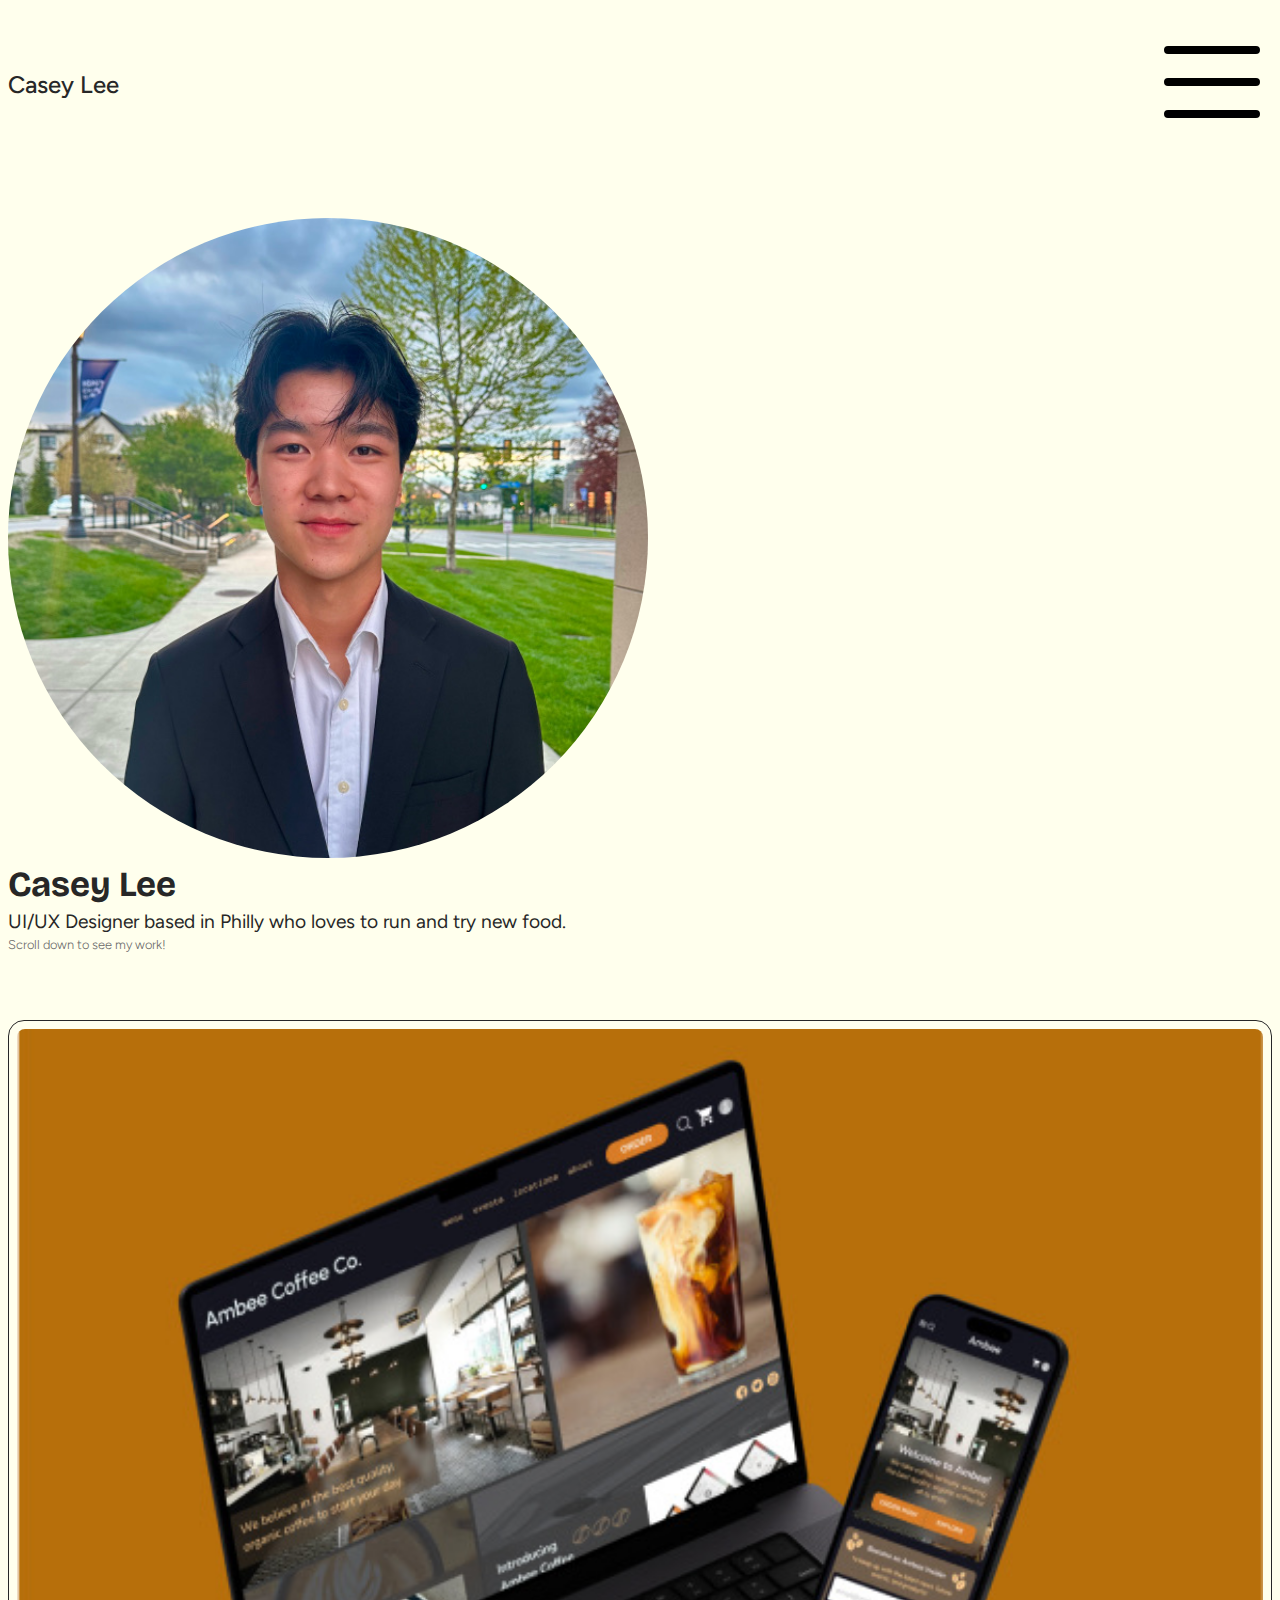
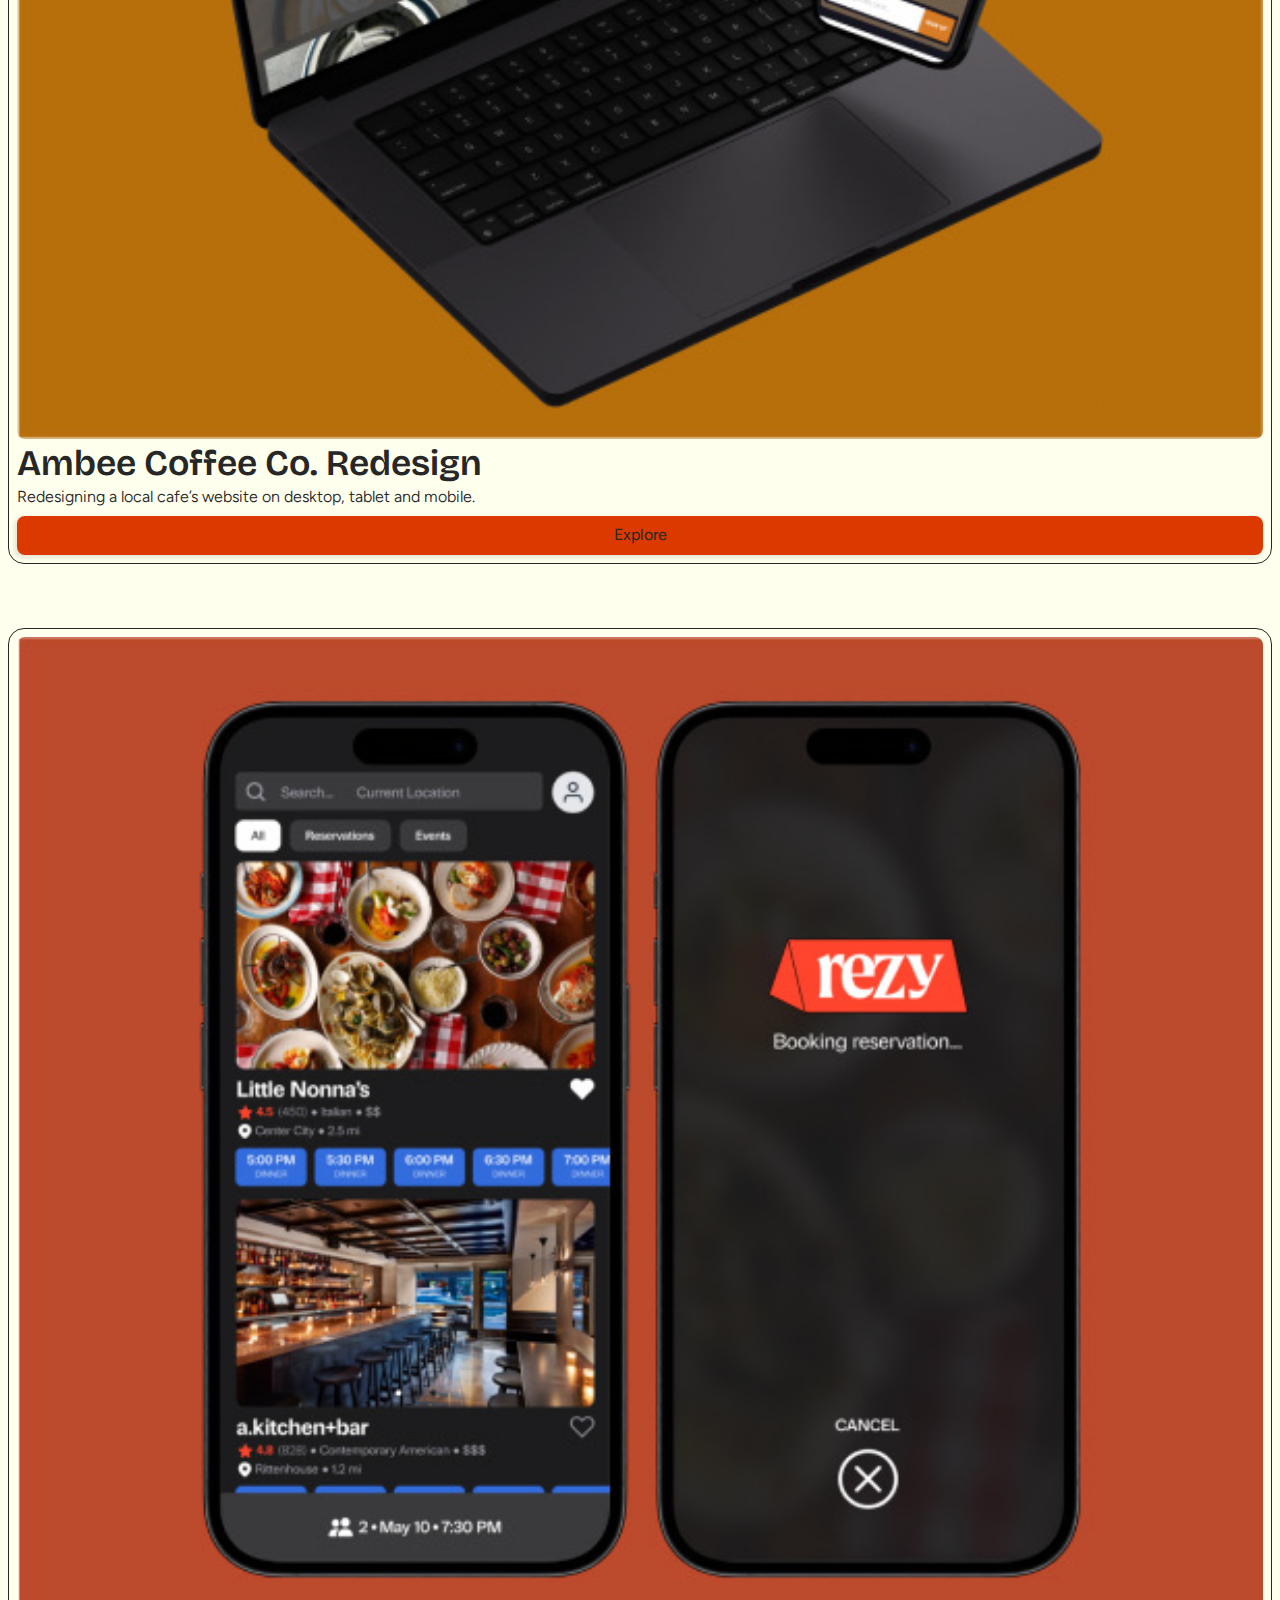
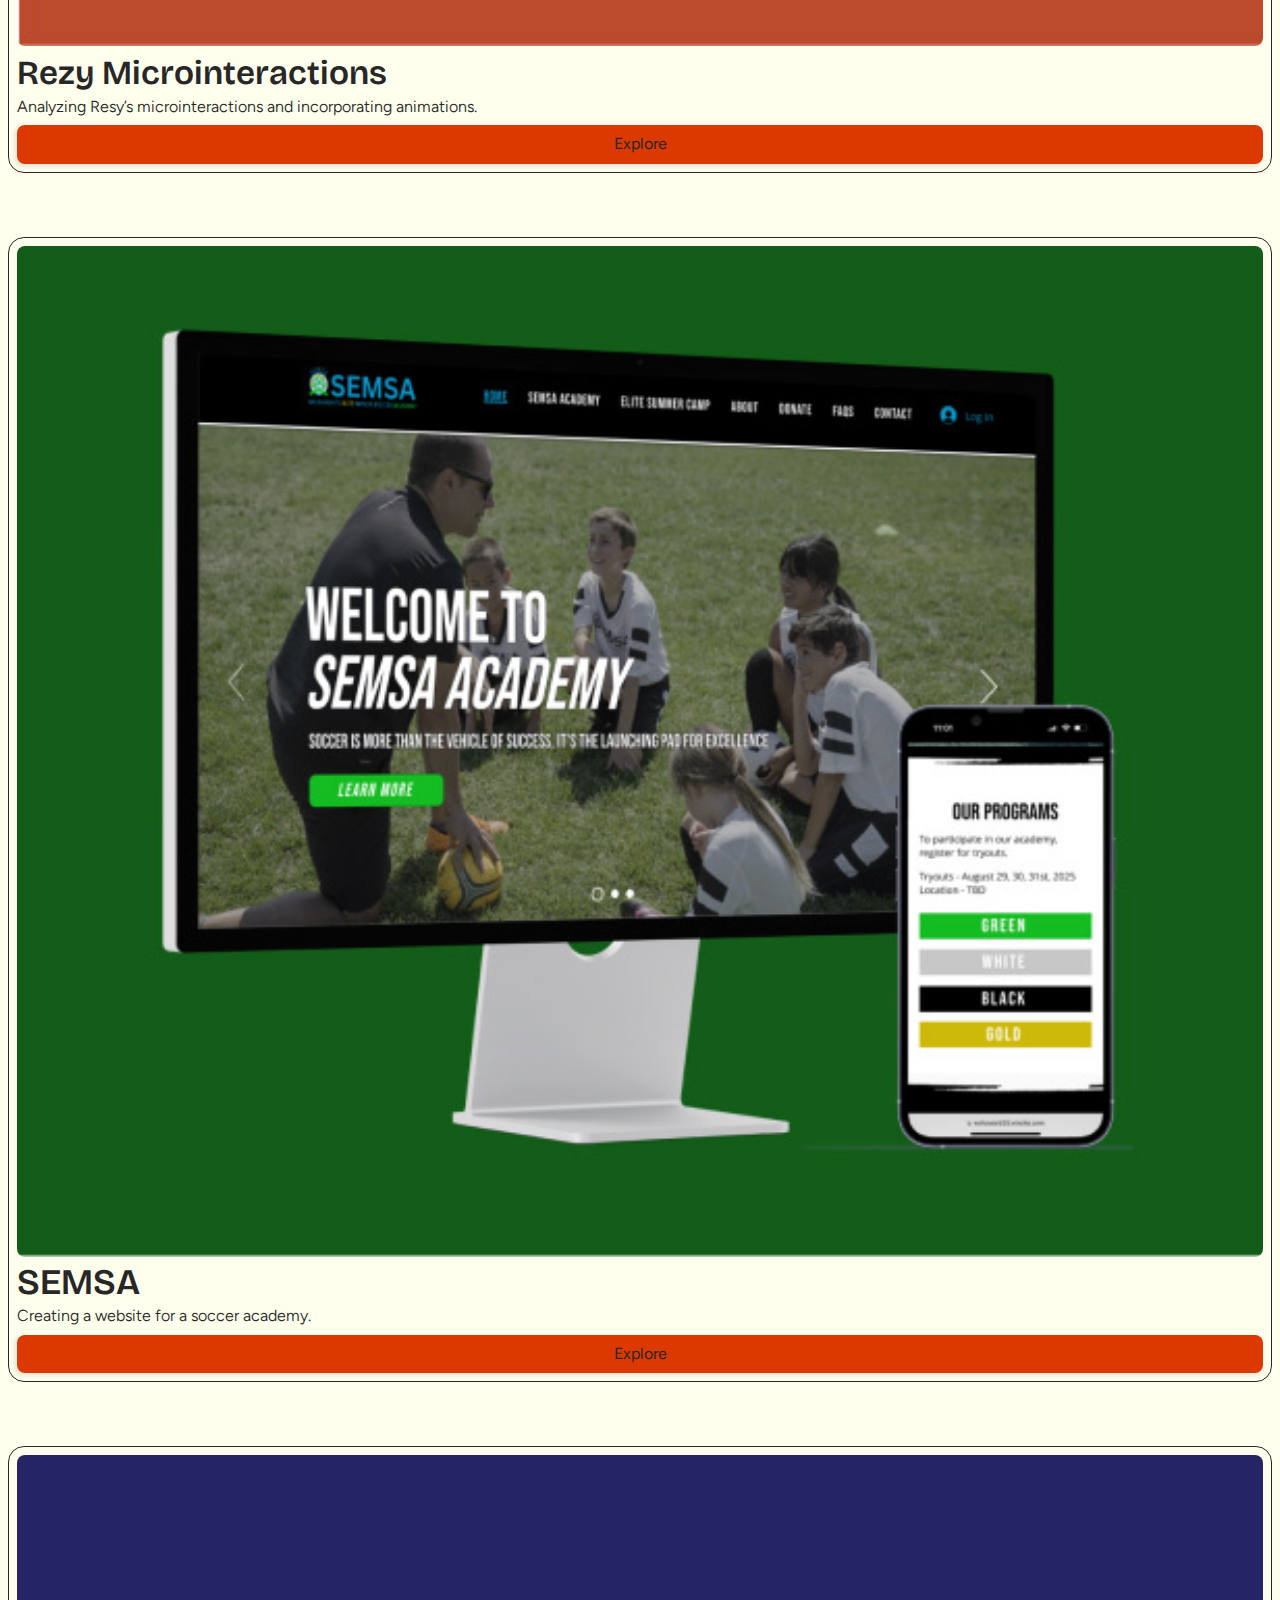
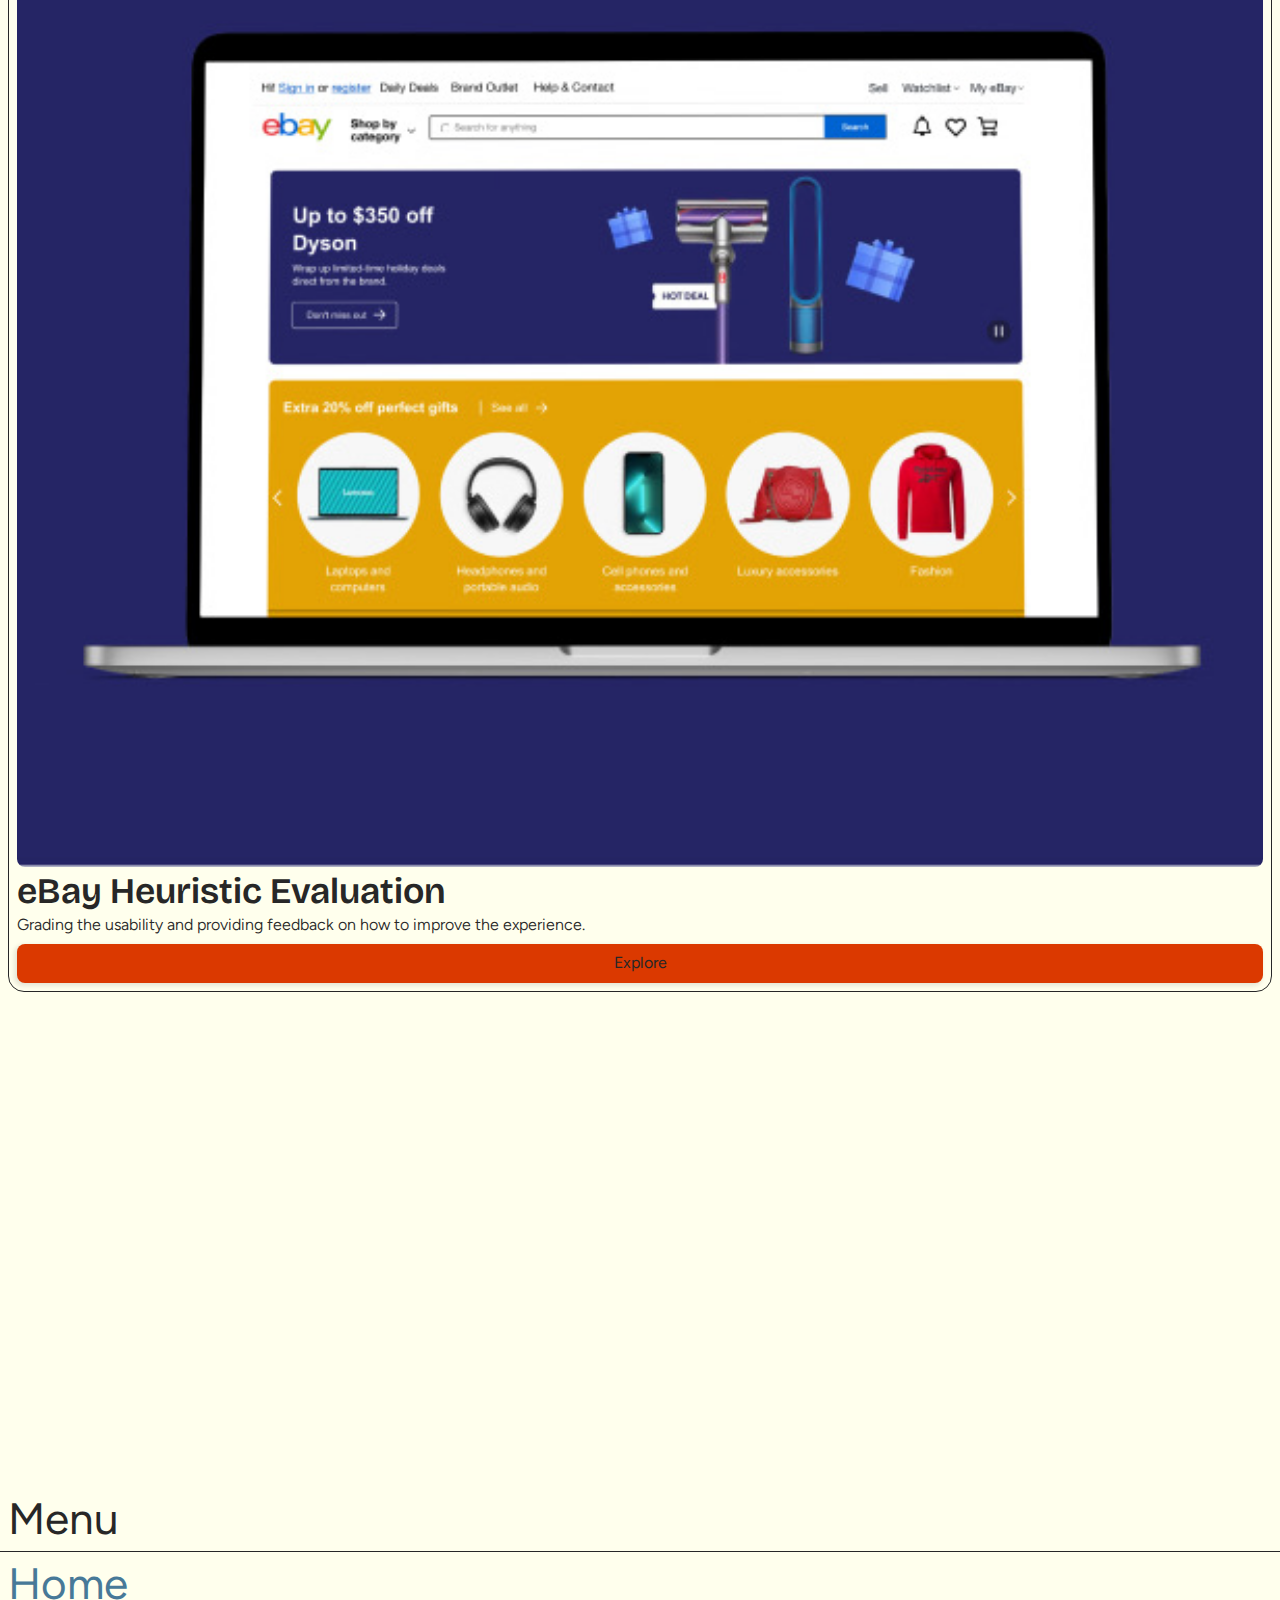
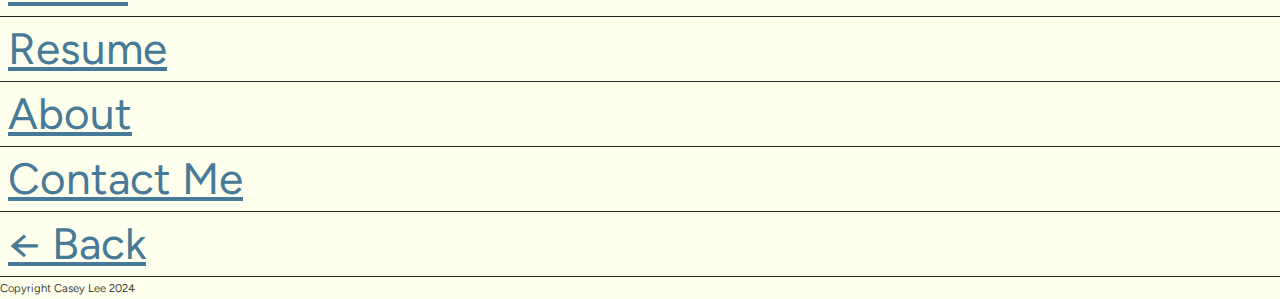
<file: index.html>
<!DOCTYPE html>
<html lang="en">
<head>
    <meta charset="UTF-8">
    <meta name="viewport" content="width=device-width, initial-scale=1.0">
    <title>Home</title>
    <link rel="stylesheet" href="css/normalize.css">
    <link rel="stylesheet" href="css/styles.css">
</head>
<body>
    <header class="with-logo-menu">
        <div id="top-of-page">
            <div> 
                <a class="logo" href="index.html">Casey Lee</a>
            </div>
            <div>
                <a class="menu-icon" href="#bottom"><img src="icons/menu-icon-light-mode.svg" alt="menu"></a>
            </div>
        </div>
    </header>
    <!-- cards for each page -->
    <main class="index">
        <section class="intro">
            <img src="graphics/headshot.jpeg" alt="Casey Lee headshot">
            <h1>Casey Lee</h1>
            <h2>UI/UX Designer based in Philly who loves to run and try new food.</h2>
            <p>Scroll down to see my work!</p>
        </section>
        <section class="case-study-cover">
            <img src="graphics/ambee-cover.jpeg" alt="ambee case study cover image">
            <H2><a href="/ambee.html">Ambee Coffee Co. Redesign</a></H2>
            <p>Redesigning a local cafe’s website on desktop, tablet and mobile.</p>
            <a class="explore-button" href="ambee.html">Explore</a>
        </section>
        <section class="case-study-cover">
            <img src="graphics/rezy-cover.jpeg" alt="rezy case study cover image">
            <H2><a class="Rezy" href="/rezy.html">Rezy Microinteractions</a></H2>
            <p>Analyzing Resy’s microinteractions and incorporating animations.</p>
            <a class="explore-button" href="rezy.html">Explore</a>
        </section>
        <section class="case-study-cover">
            <img src="graphics/semsa-cover.jpeg" alt="semsa case study cover image">
            <H2><a href="/semsa.html">SEMSA</a></H2>
            <p>Creating a website for a soccer academy.</p>
            <a class="explore-button" href="semsa.html">Explore</a>
        </section>
        <section class="case-study-cover">
            <img src="graphics/ebay-cover.jpeg" alt="ebay case study cover image">
            <H2><a href="/ebay.html">eBay Heuristic Evaluation</a></H2>
            <p>Grading the usability and providing feedback on how to improve the experience.</p>
            <a class="explore-button" href="ebay.html">Explore</a>
        </section>
    </main>
    <nav class="main-menu">
        <ul>
            <li>Menu</li>
            <li><a href="/index.html">Home</a></li>
            <li><a href="/resume.html">Resume</a></li>
            <li><a href="/about.html">About</a></li>
            <li><a href="contact.html">Contact Me</a></li>
            <li><a href="#top-of-page">← Back</a></li>
        </ul>
    </nav>
    <div id="bottom">
        <p>Copyright Casey Lee 2024</p>
    </div>
</body>
</html>
</file>
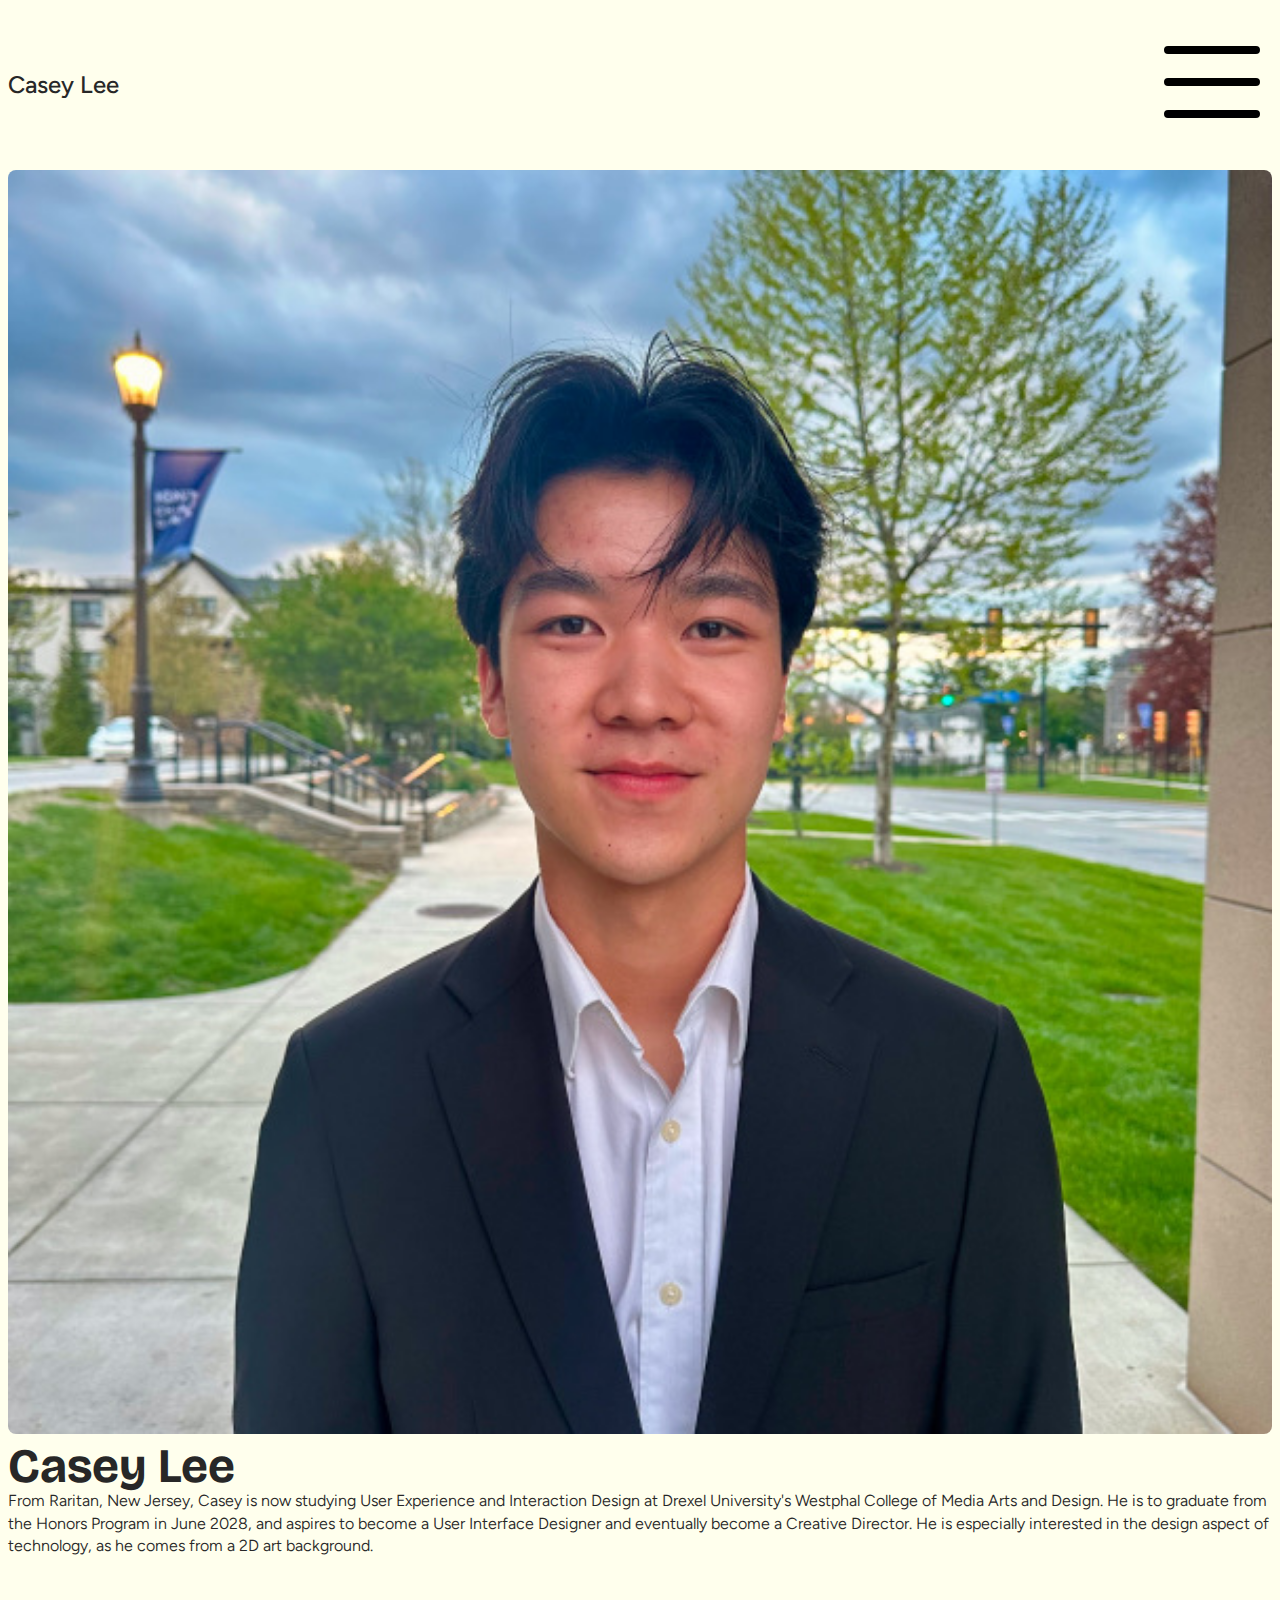
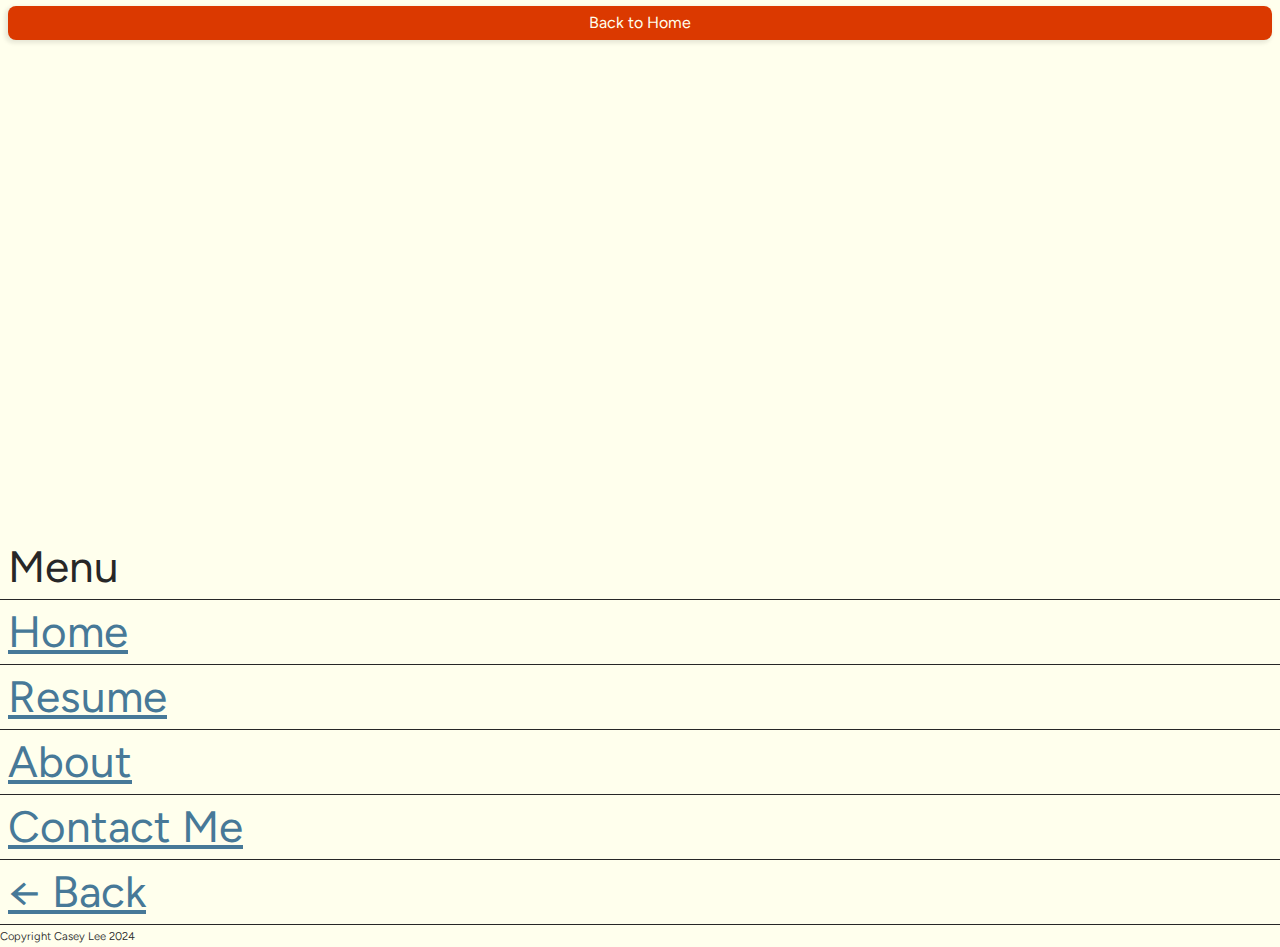
<file: about.html>
<!DOCTYPE html>
<html lang="en">

<head>
    <meta charset="UTF-8">
    <meta name="viewport" content="width=device-width, initial-scale=1.0">
    <title>About</title>
    <link rel="stylesheet" href="css/normalize.css">
    <link rel="stylesheet" href="css/styles.css">
</head>
<body>
    <header class="with-logo-menu">
        <div id="top-of-page">
            <div> 
                <a class="logo" href="index.html">Casey Lee</a>
            </div>
            <div>
                <a class="menu-icon" href="#bottom"><img src="icons/menu-icon-light-mode.svg" alt="menu"></a>
            </div>
        </div>
    </header>
    <main class="about">
        <img src="graphics/headshot.jpeg" alt="Casey Lee headshot">
        <h1>Casey Lee</h1>
        <p>From Raritan, New Jersey, Casey is now studying User Experience and Interaction Design at Drexel University's Westphal College of Media Arts and Design. He is to graduate from the Honors Program in June 2028, and aspires to become a User Interface Designer and eventually become a Creative Director. He is especially interested in the design aspect of technology, as he comes from a 2D art background.</p>
    </main>
    <div class="justify-center">
        <a class="back-to-home-button" href="index.html">Back to Home</a>
    </div>
    <nav class="main-menu">
        <ul>
            <li>Menu</li>
            <li><a href="/index.html">Home</a></li>
            <li><a href="/resume.html">Resume</a></li>
            <li><a href="/about.html">About</a></li>
            <li><a href="contact.html">Contact Me</a></li>
            <li><a href="#top-of-page">← Back</a></li>
        </ul>
    </nav>
    <div id="bottom">
        <p>Copyright Casey Lee 2024</p>
    </div> 
</body>
</html>
</file>
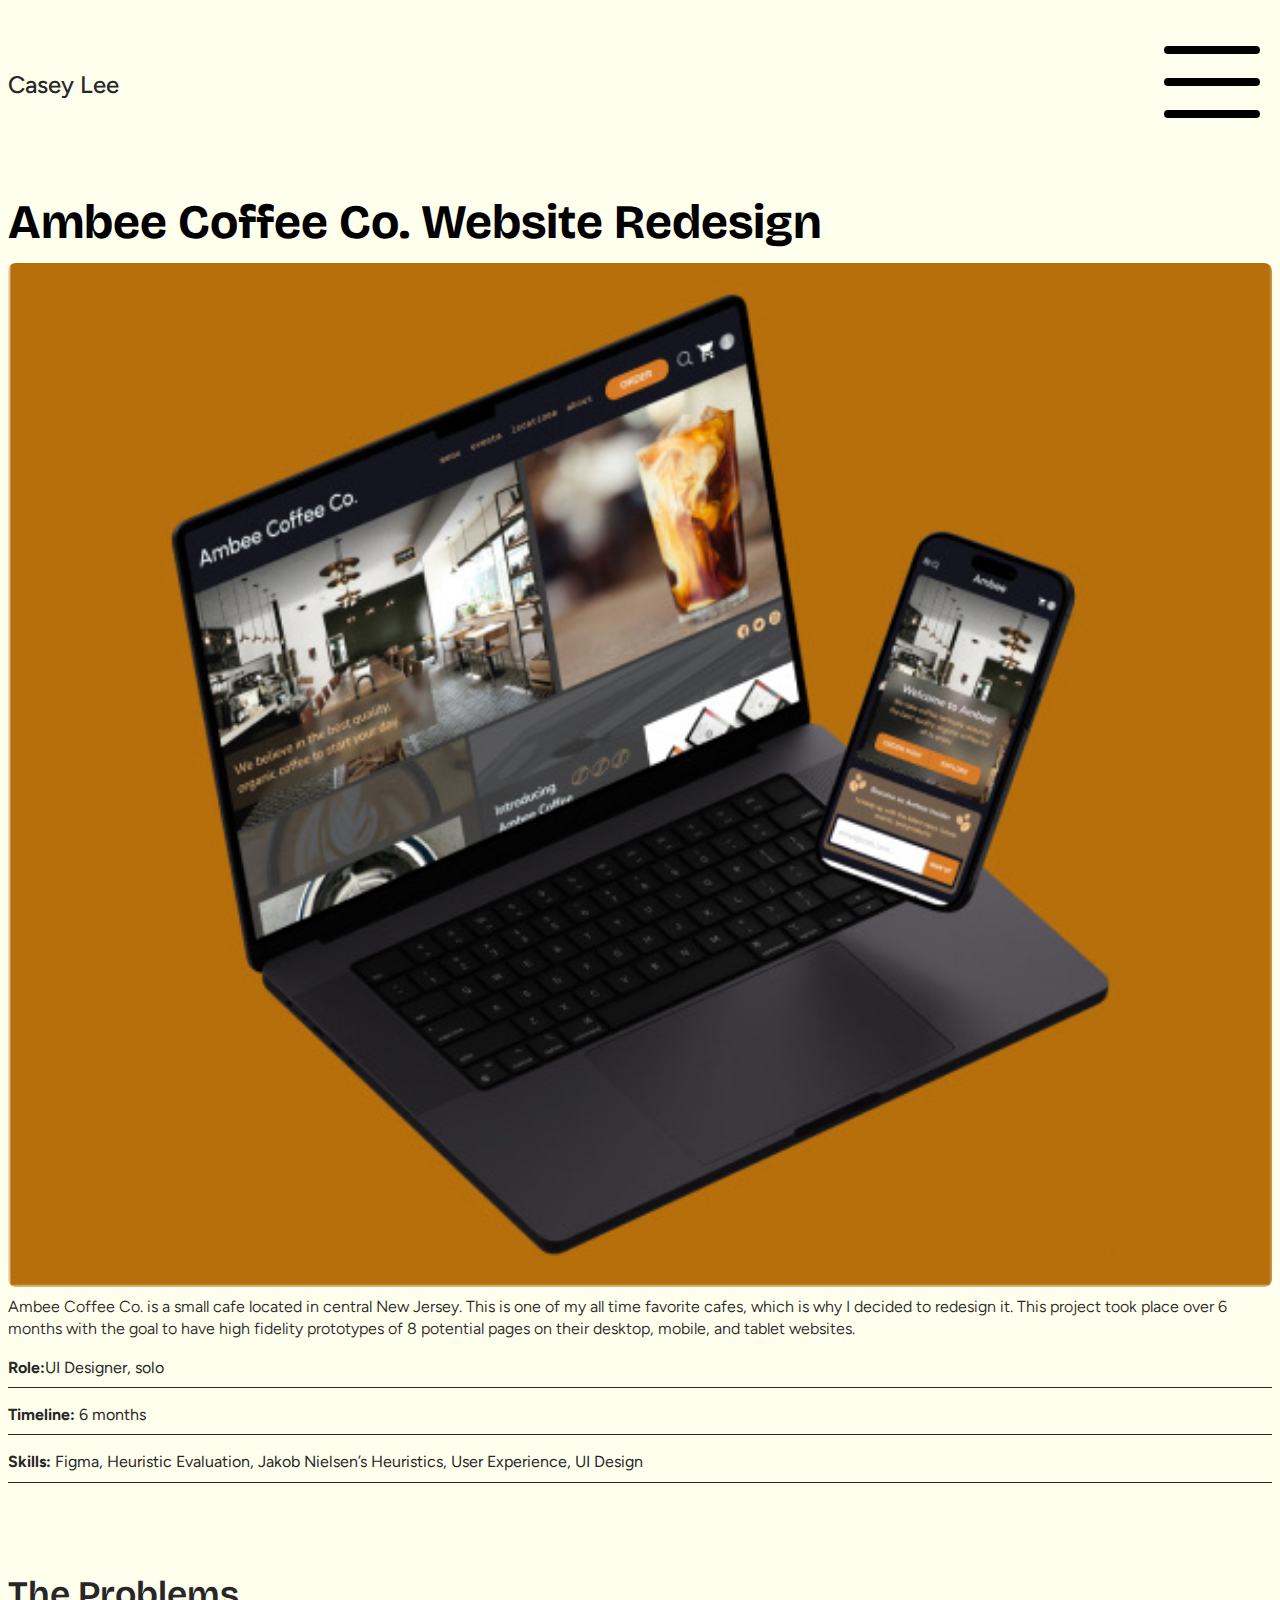
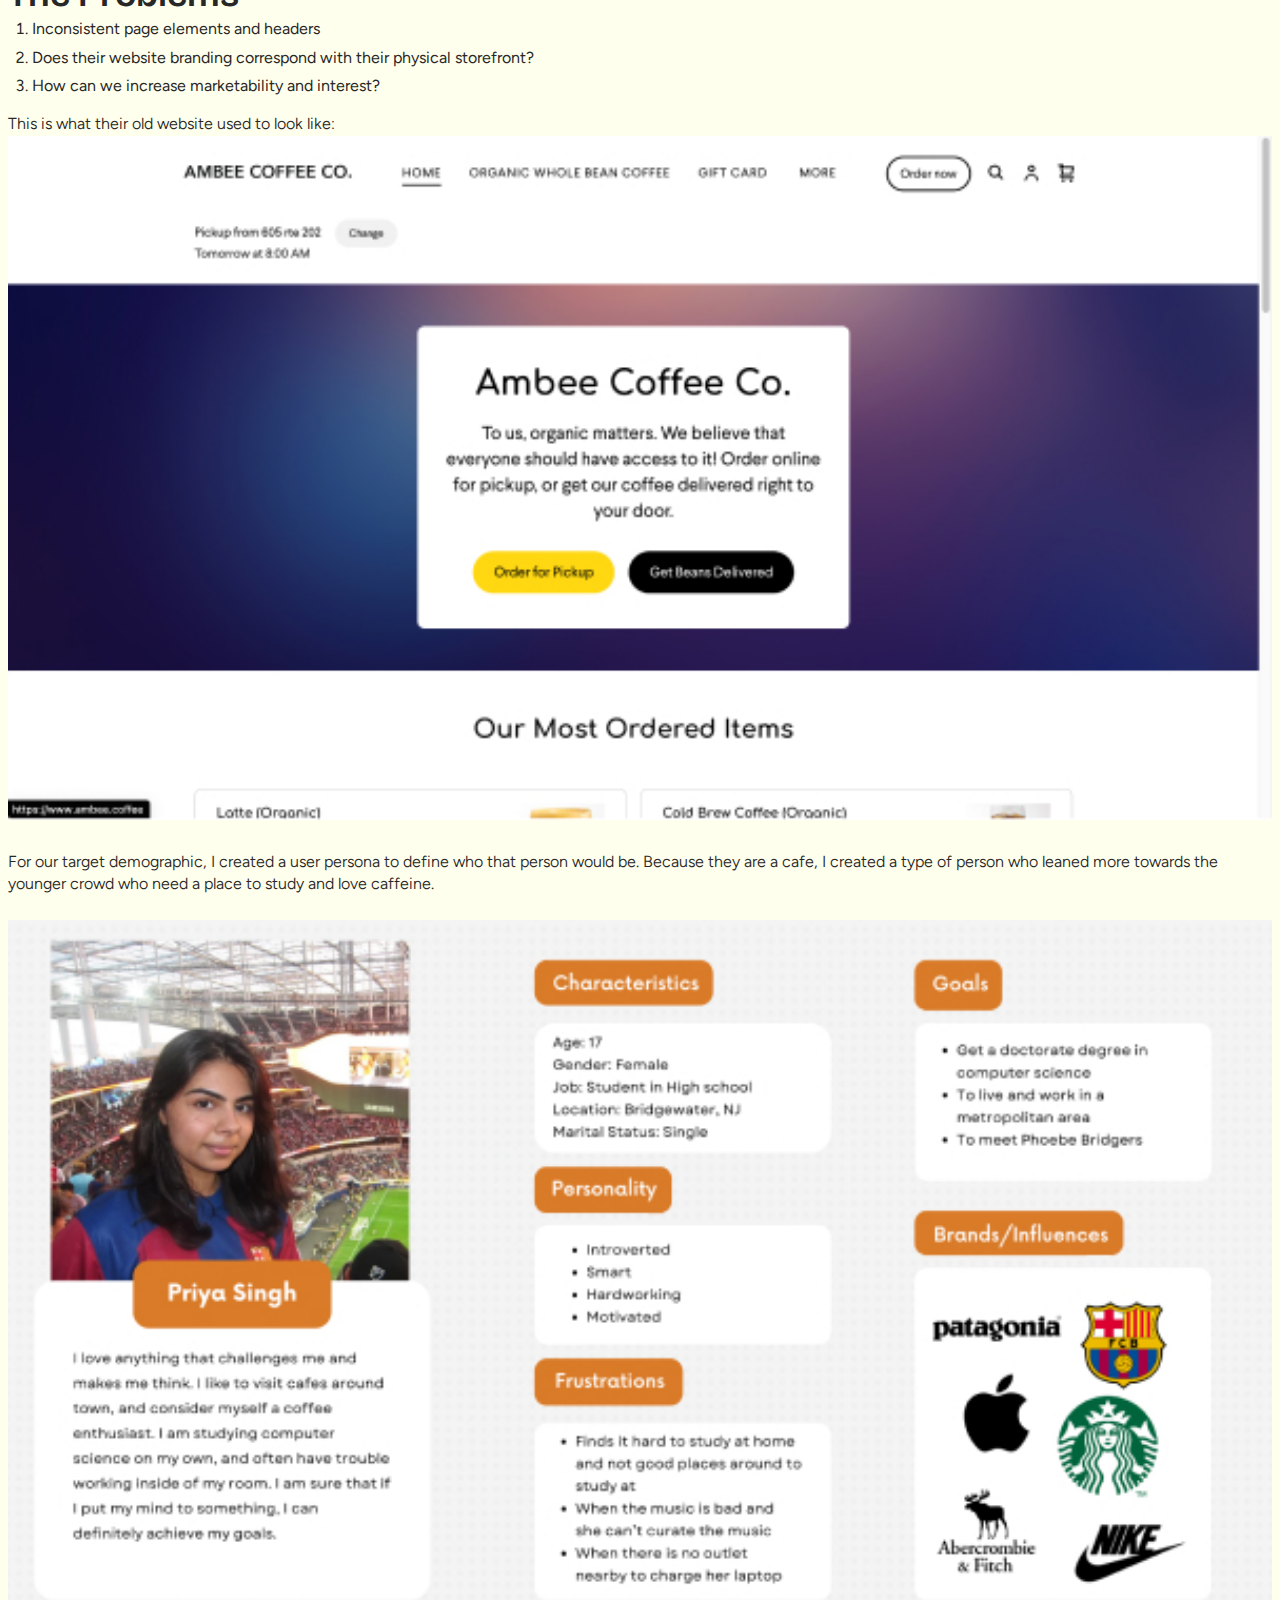
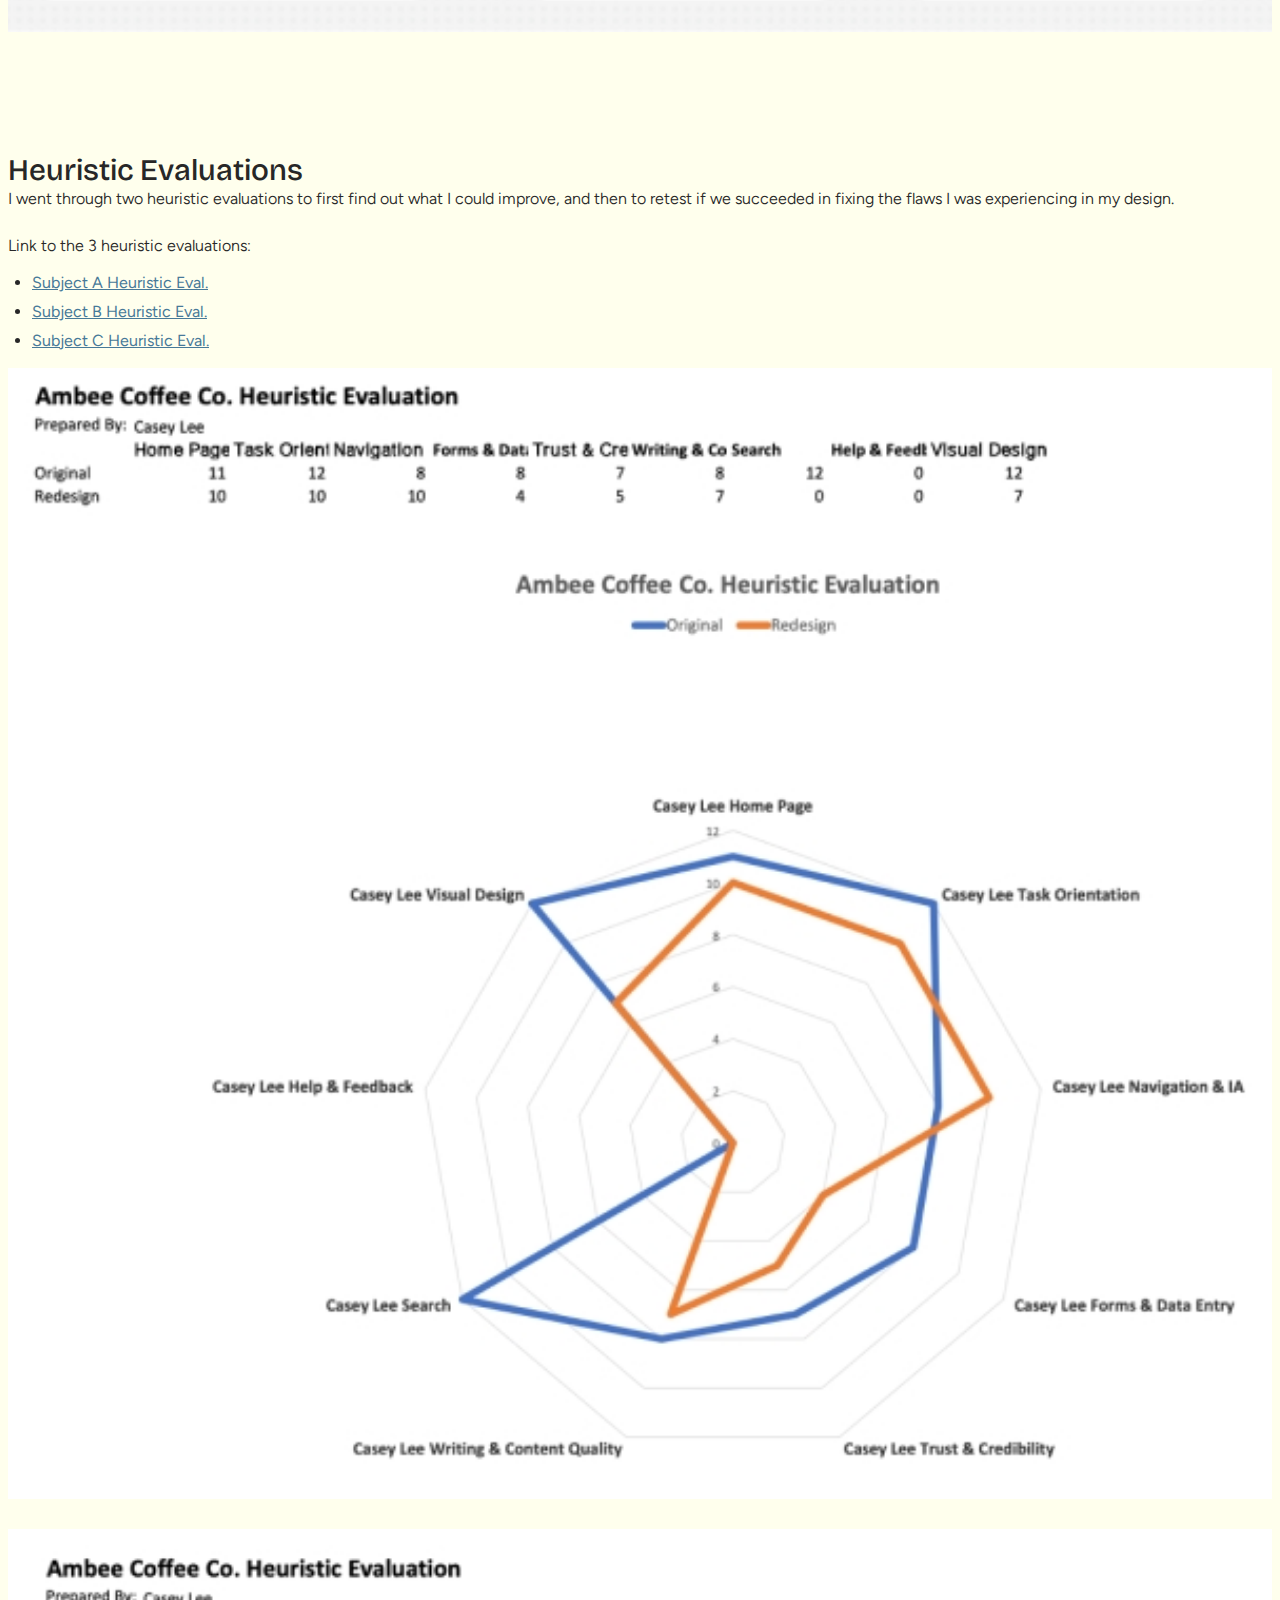
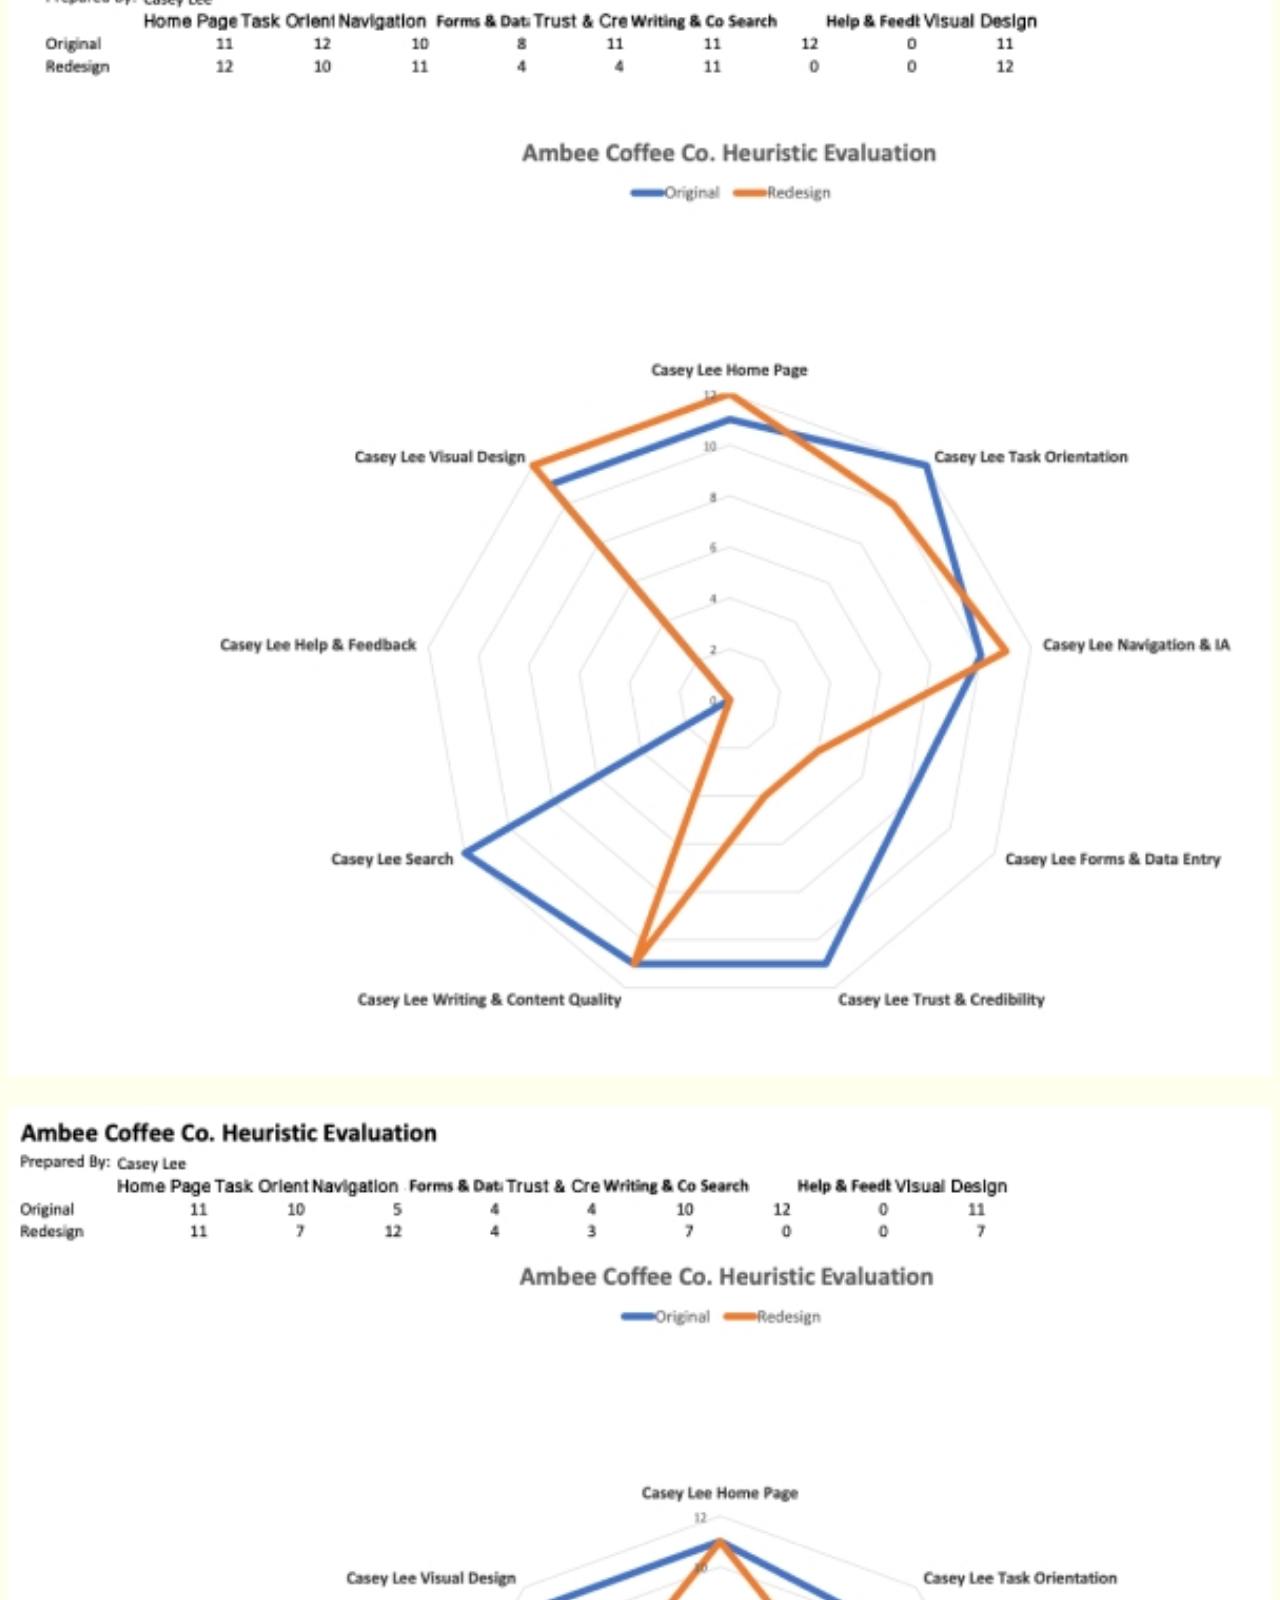
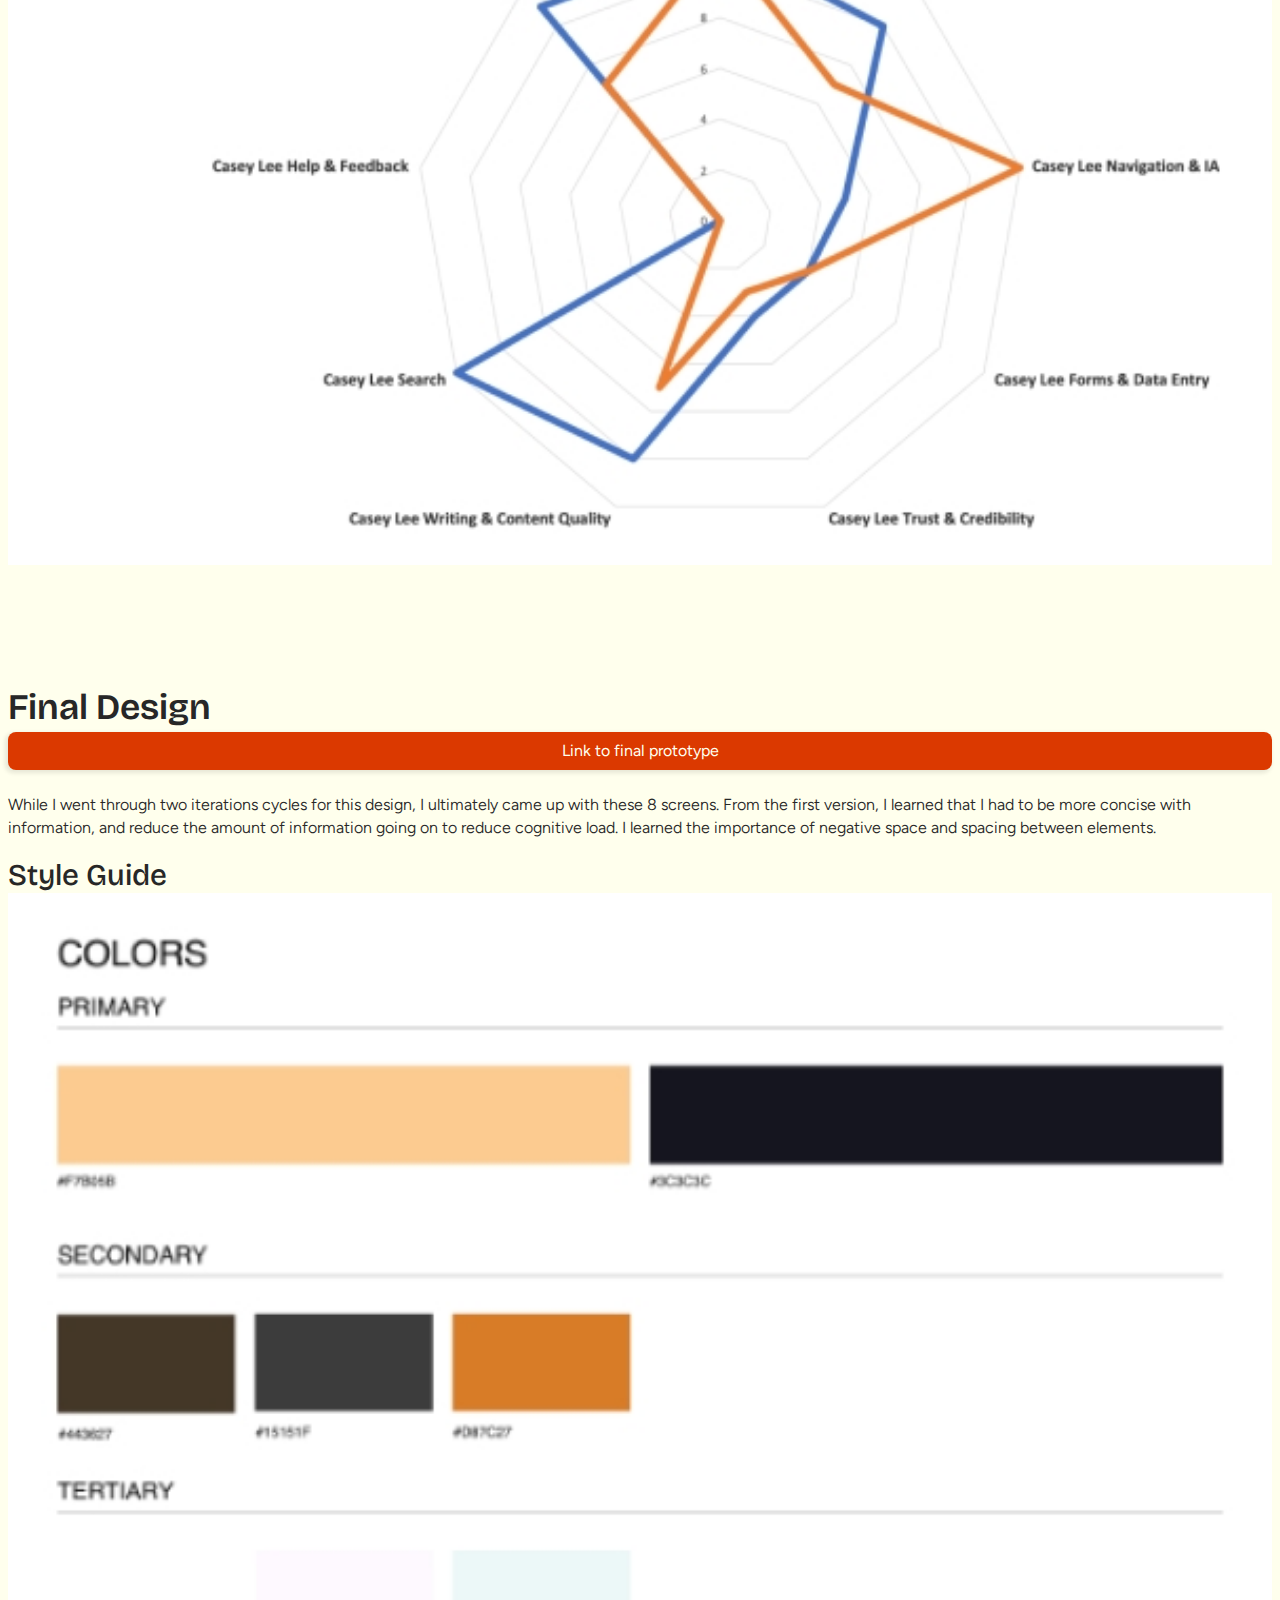
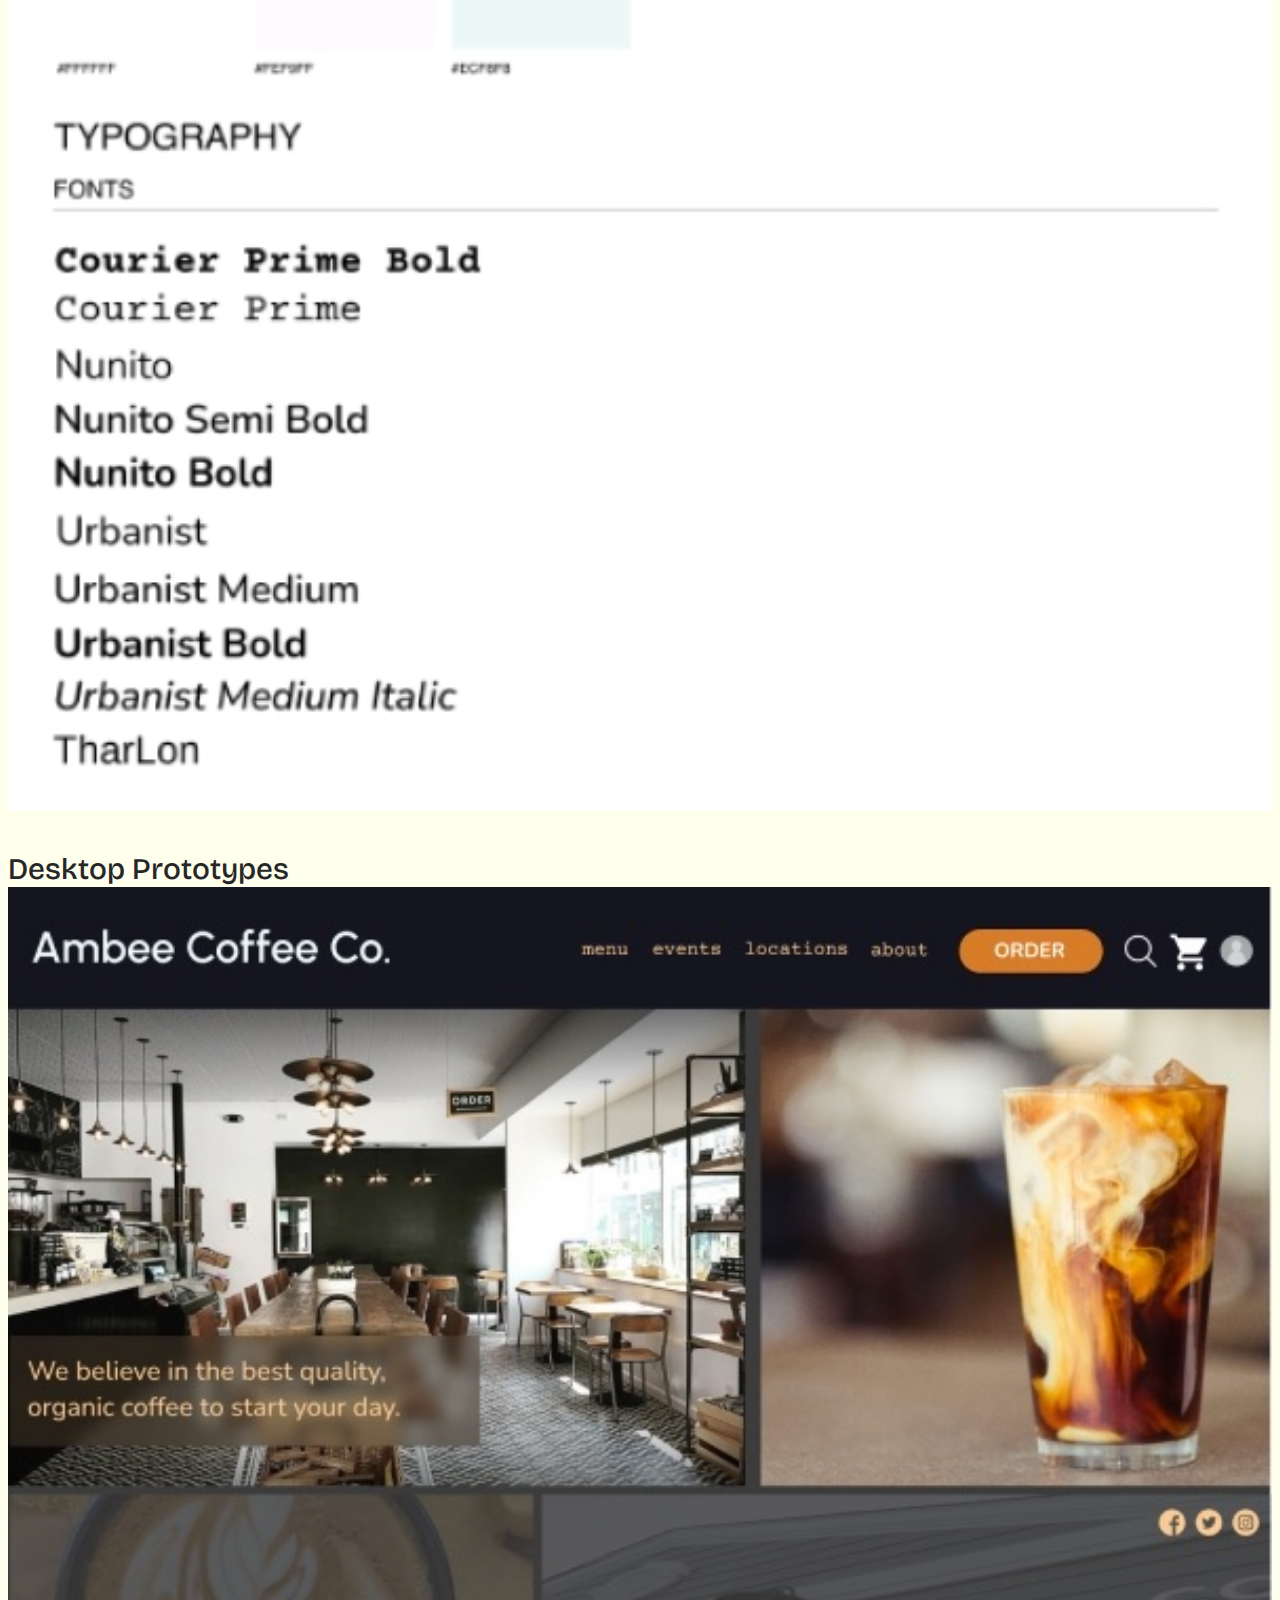
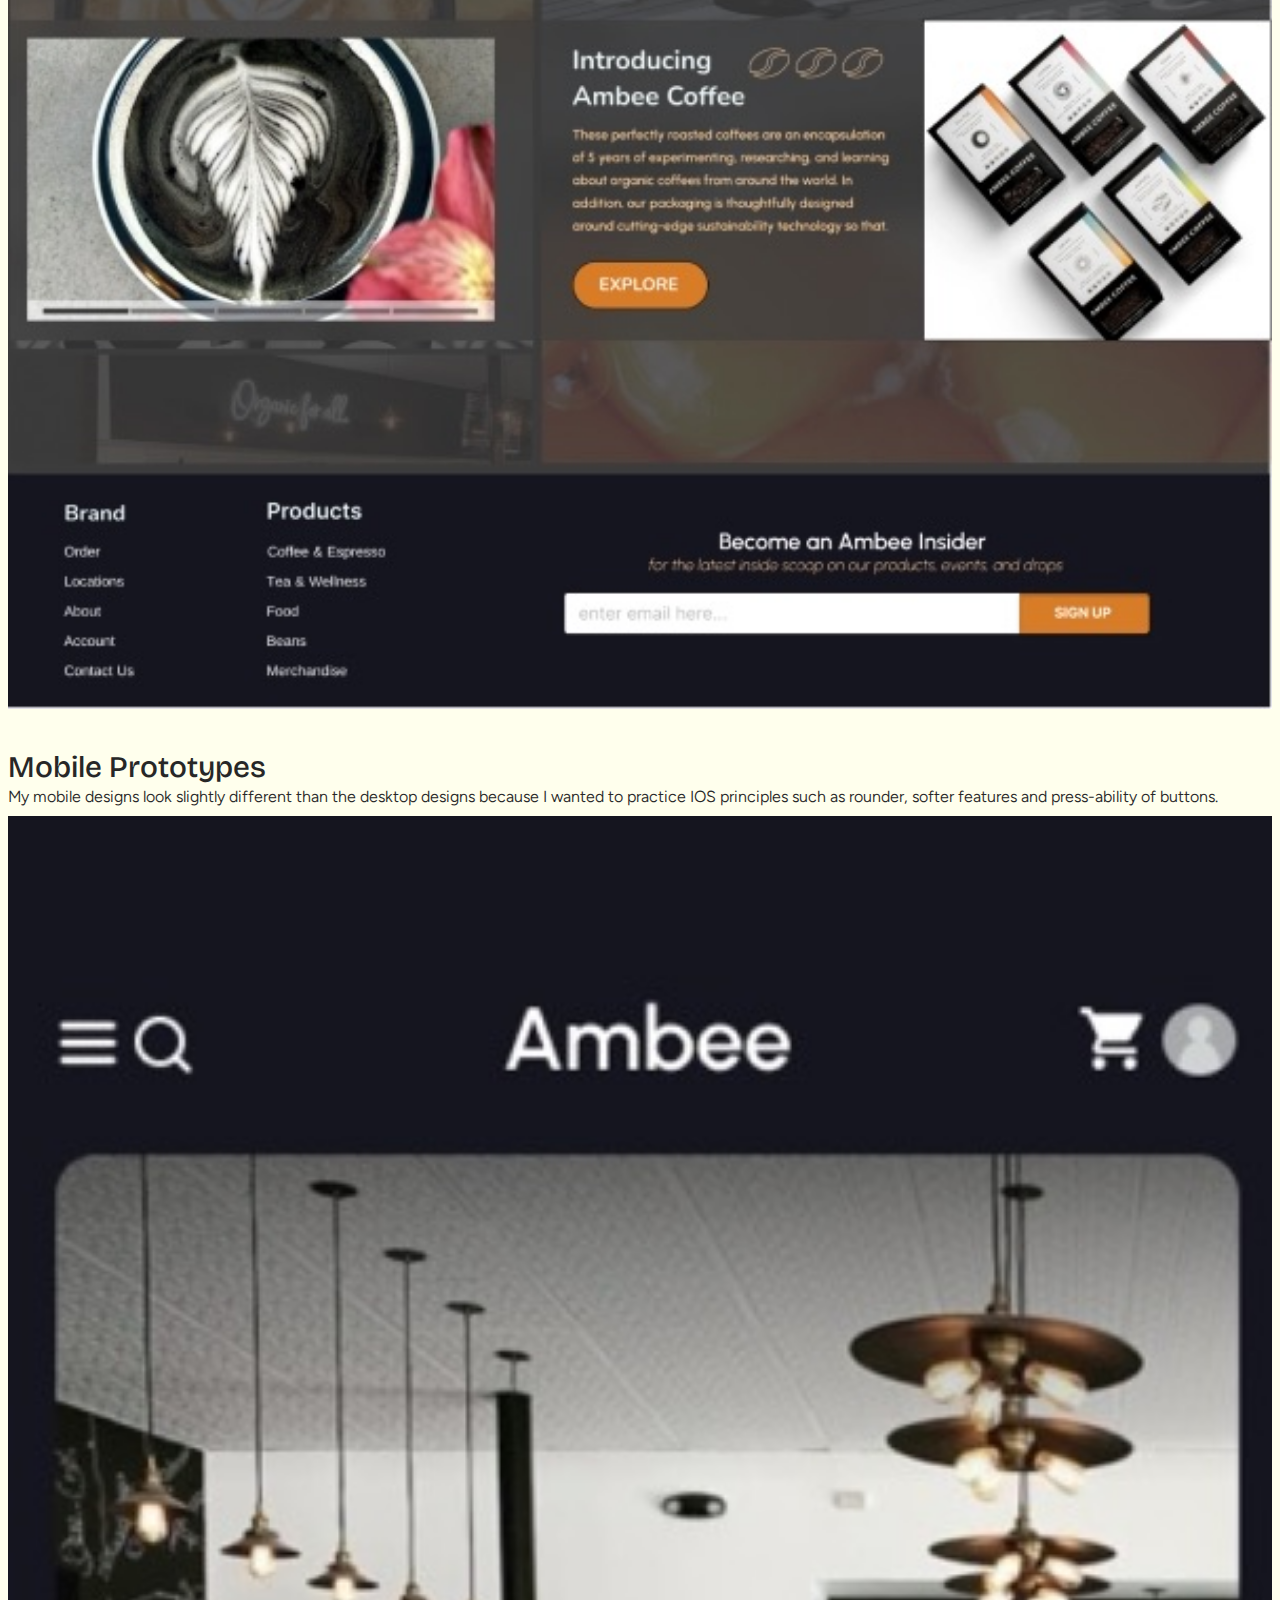
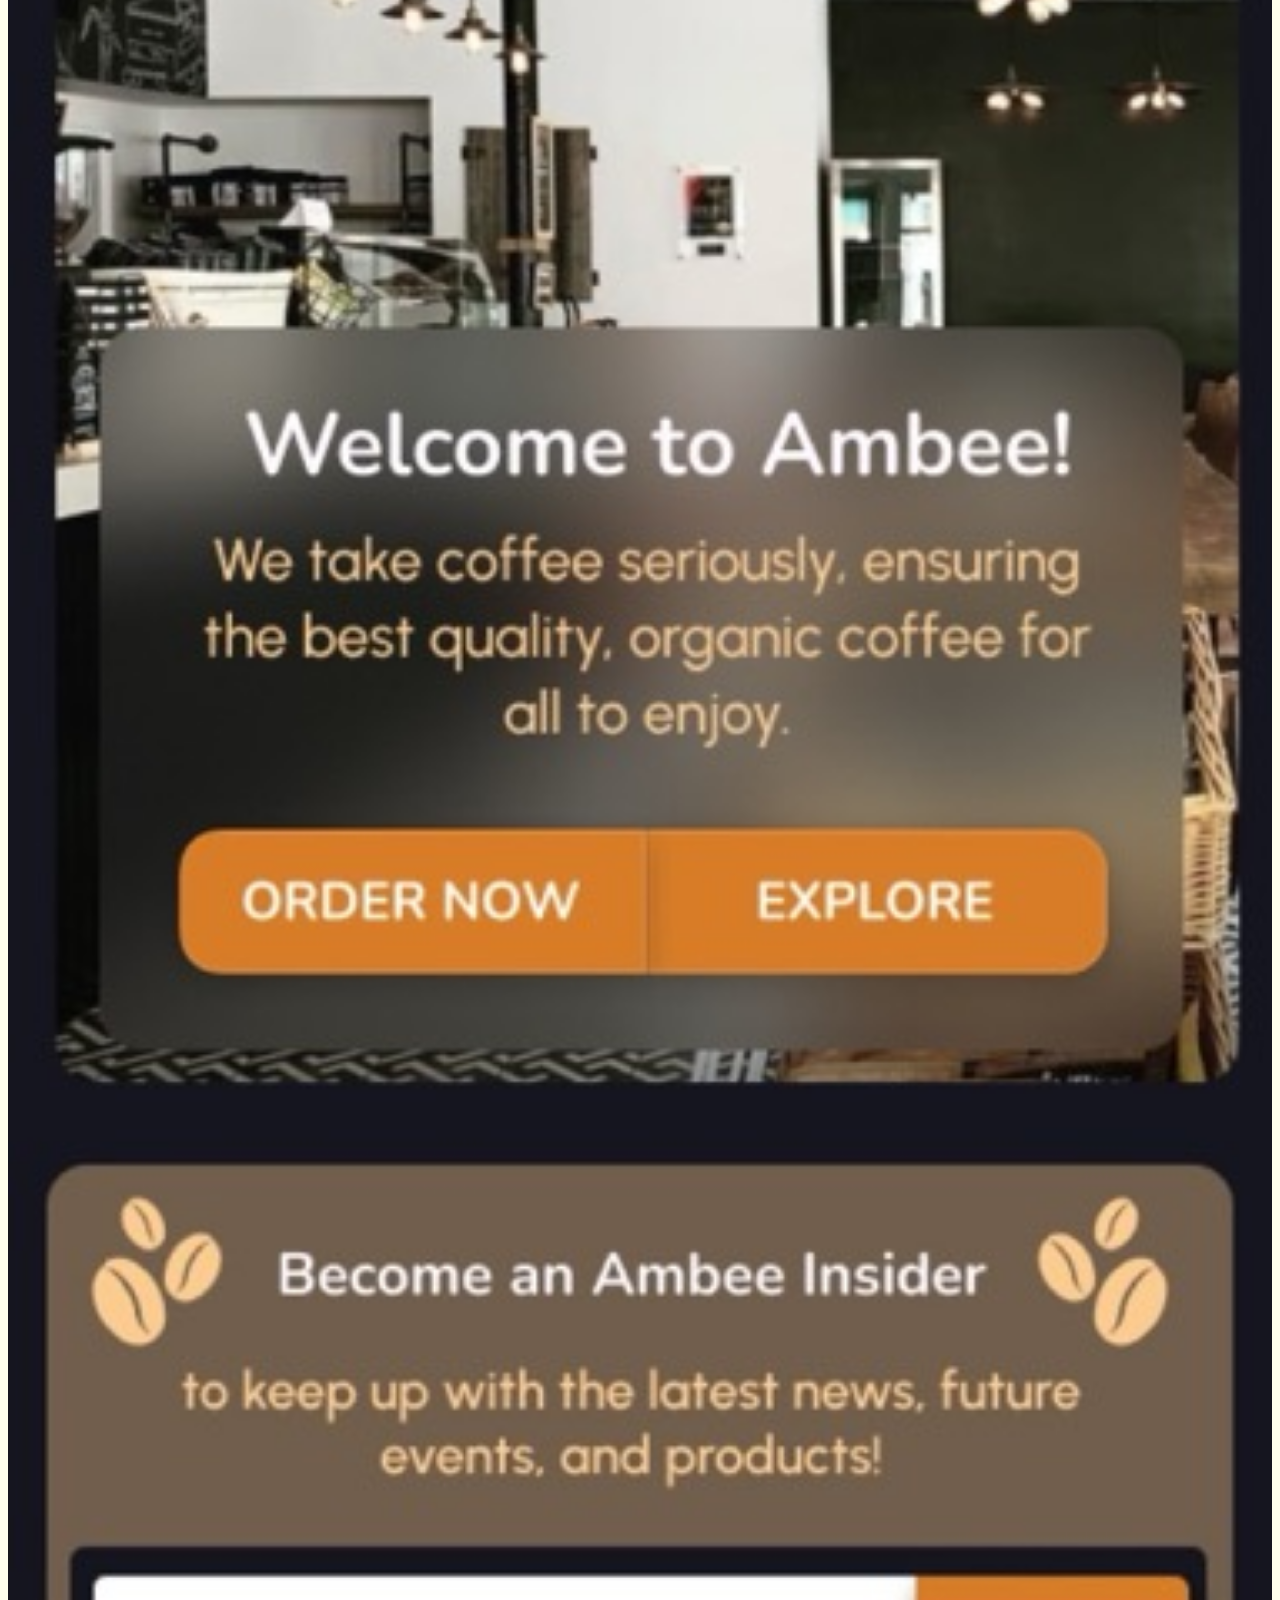
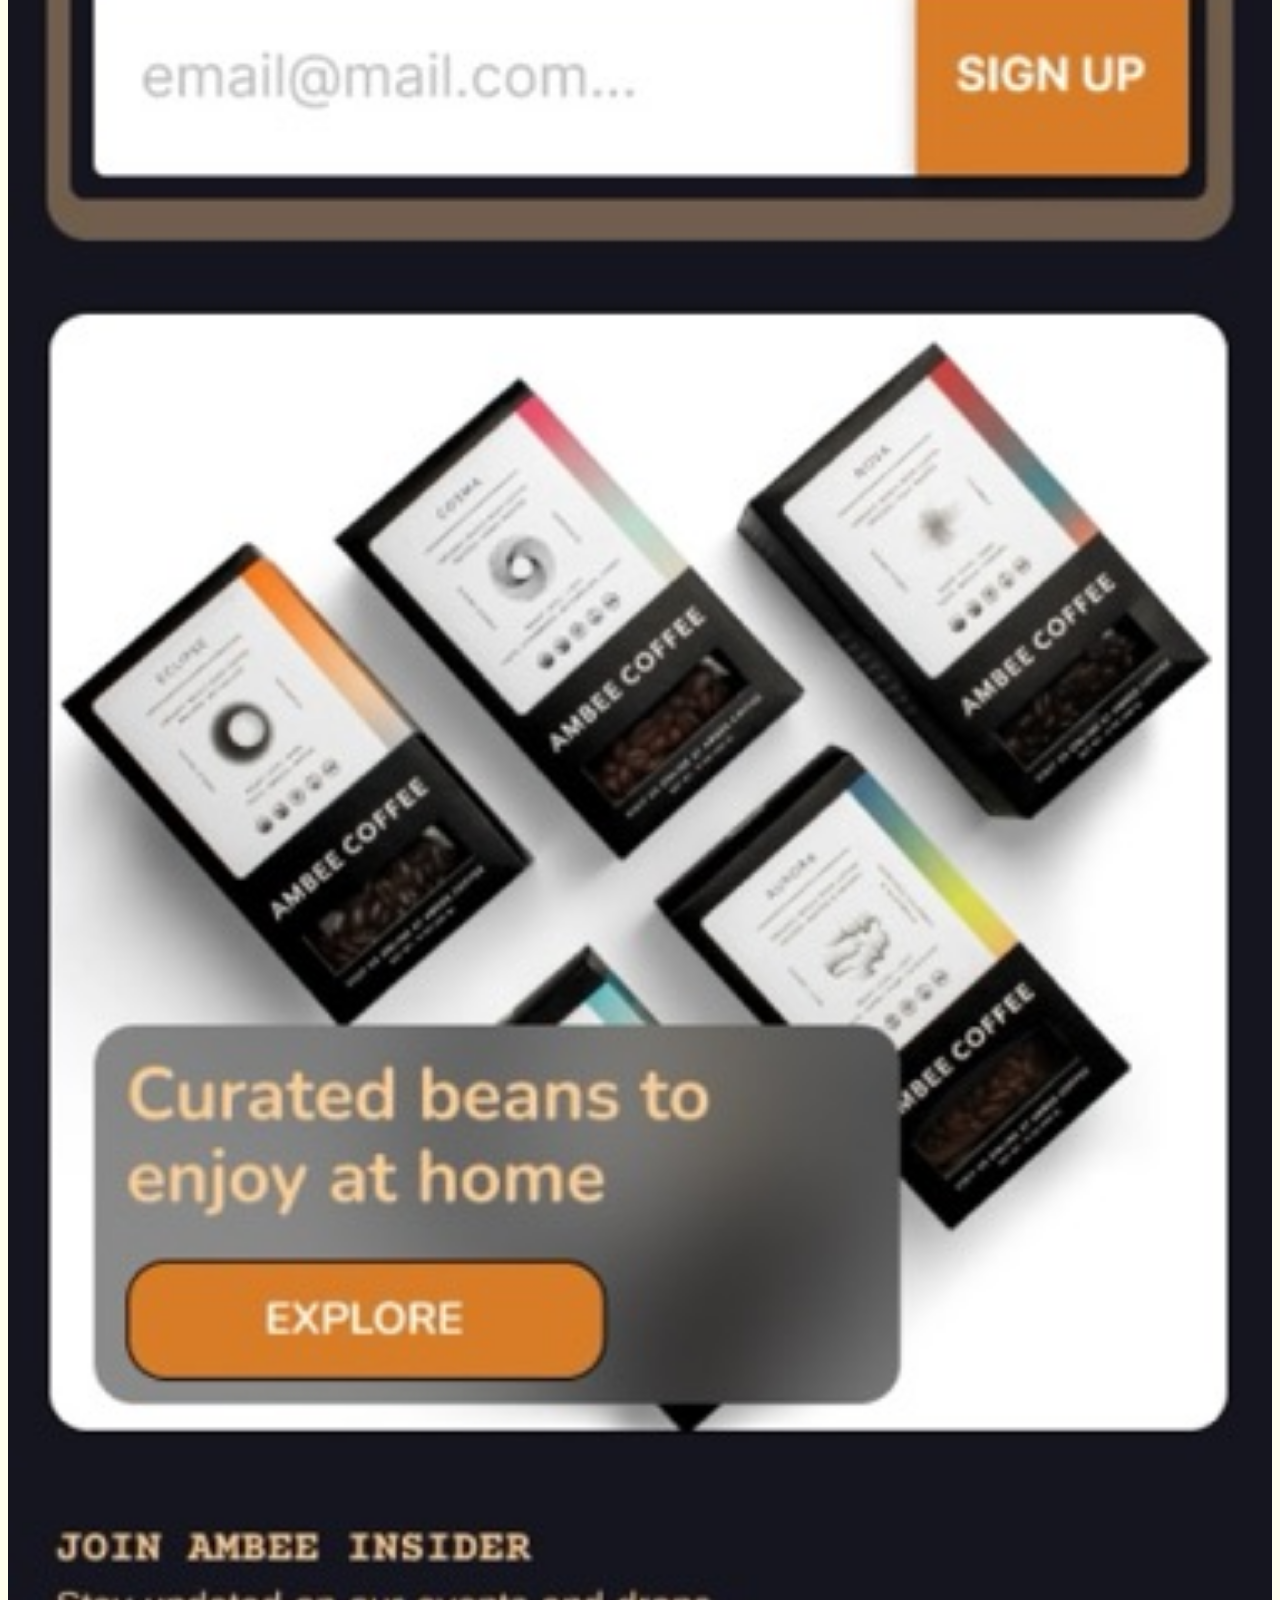
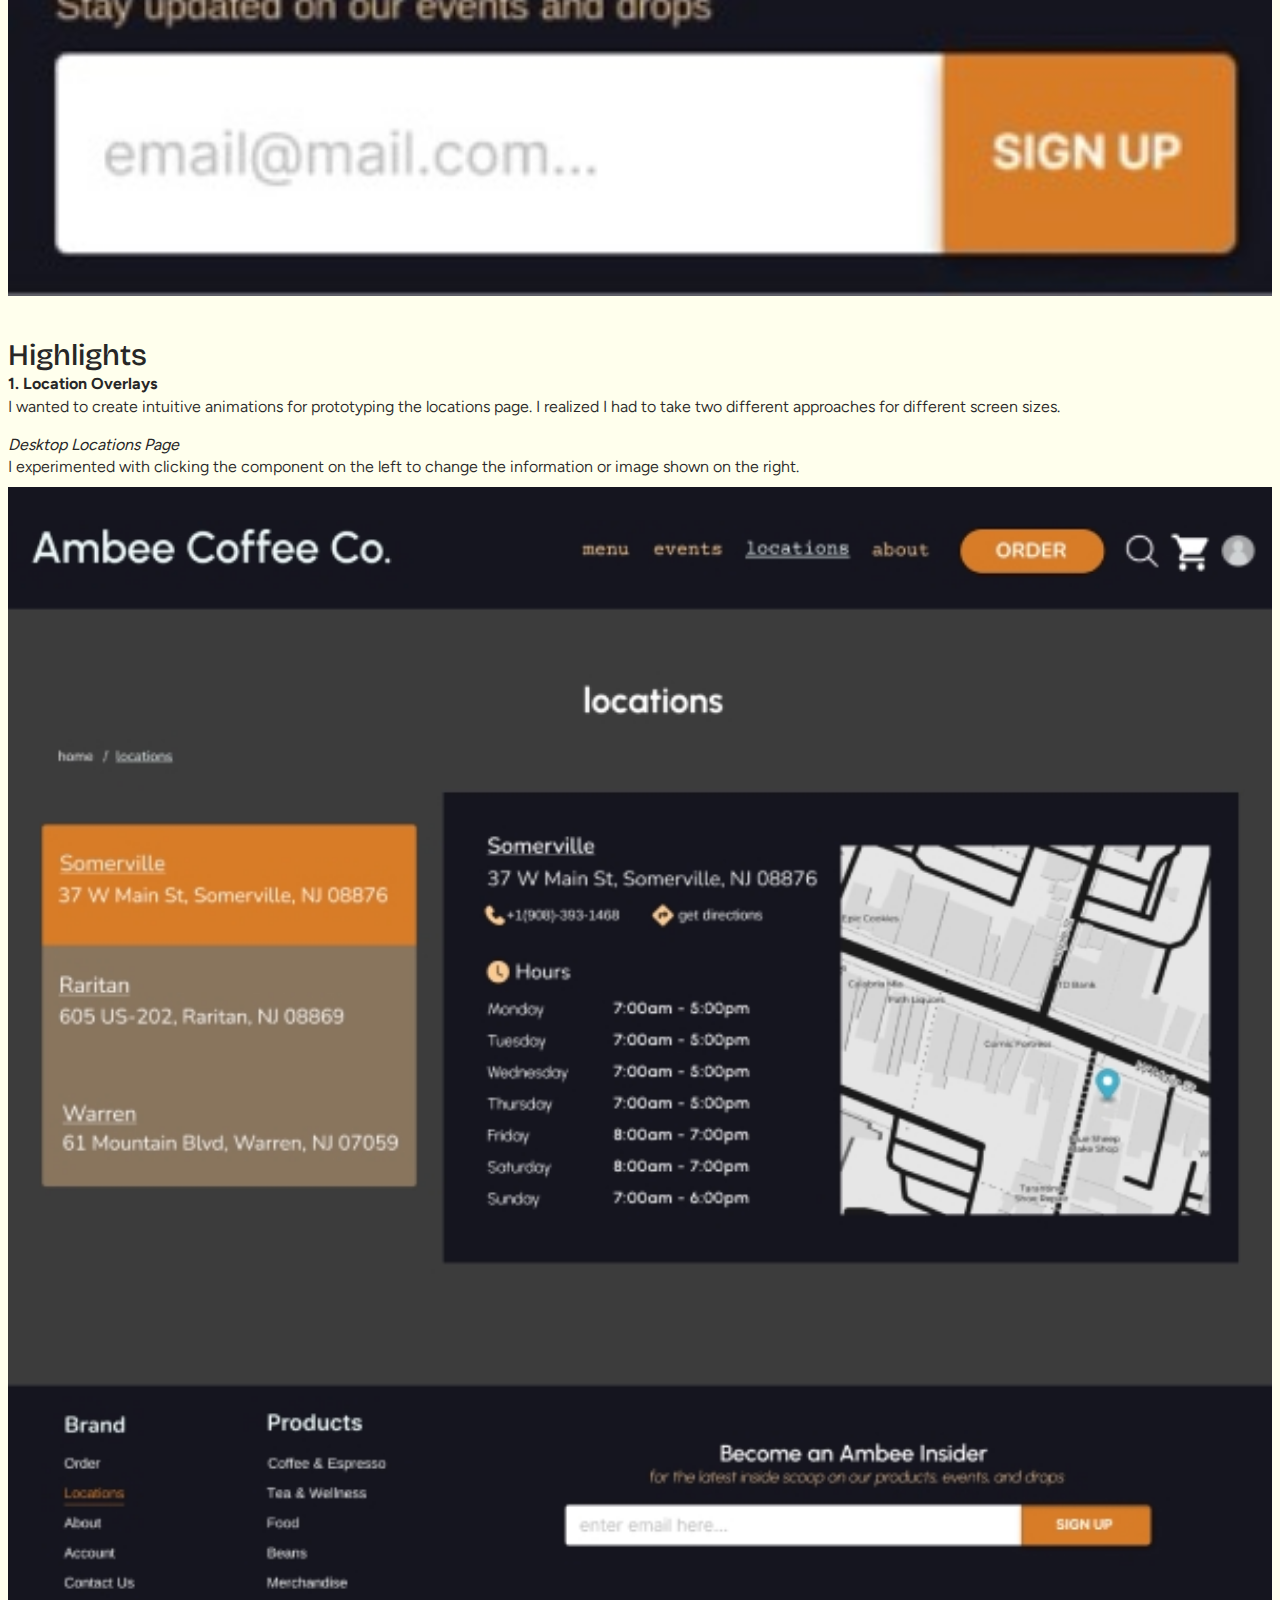
<file: ambee.html>
<!DOCTYPE html>
<html lang="en">
<head>
    <meta charset="UTF-8">
    <meta name="viewport" content="width=device-width, initial-scale=1.0">
    <title>Ambee Coffee Co.</title>
    <link rel="stylesheet" href="css/normalize.css">
    <link rel="stylesheet" href="css/styles.css">
</head>
<body>
    <header class="with-logo-menu">
        <div id="top-of-page">
            <div> 
                <a class="logo" href="index.html">Casey Lee</a>
            </div>
            <div>
                <a class="menu-icon" href="#bottom"><img src="icons/menu-icon-light-mode.svg" alt="menu"></a>
            </div>
        </div>
    </header>
    <header class="header">
        <h1>Ambee Coffee Co. Website Redesign</h1>
        <img class="cover" src="graphics/ambee-cover.jpeg" alt="ambee cover mockup">
        <p>Ambee Coffee Co. is a small cafe located in central New Jersey. This is one of my all time favorite cafes, which is why I decided to redesign it. This project took place over 6 months with the goal to have high fidelity prototypes of 8 potential pages on their desktop, mobile, and tablet websites.</p>  
        <ul>
            <li><b>Role:</b>UI Designer, solo</li>
            <li><b>Timeline:</b> 6 months</li>
            <li><b>Skills:</b> Figma, Heuristic Evaluation, Jakob Nielsen’s Heuristics, User Experience, UI Design</li>
         </ul>
    </header>
    <main>
        <section>
            <h2>The Problems</h2>
            <ol>
                <li>Inconsistent page elements and headers</li>
                <li>Does their website branding correspond with their physical storefront?</li>
                <li>How can we increase marketability and interest?</li>
            </ol>
            <p class="no-margin">
                This is what their old website used to look like:
            </p>
            <img src="graphics/ambee-original.jpg" alt="original landing page">
            <p>For our target demographic, I created a user persona to define who that person would be. Because they are a cafe, I created a type of person who leaned more towards the younger crowd who need a place to study and love caffeine.</p>
            <img src="graphics/ambee-persona.jpg" alt="user persona for ambee">
        </section>
        <section>
            <h3>Heuristic Evaluations</h3>
            <p>I went through two heuristic evaluations to first find out what I could improve, and then to retest if we succeeded in fixing the flaws I was experiencing in my design.</p>
            <p>Link to the 3 heuristic evaluations:</p>
            <ul>
                <!-- heuristic evaluations links in order  -->
                <li class="normal-link"><a href="https://docs.google.com/spreadsheets/d/1chh57SnX5S67TevDA97YUxwpPVX0m2Aj/edit?usp=sharing&ouid=101454500755559952304&rtpof=true&sd=true" target="_blank">Subject A Heuristic Eval.</a></li>
                <li class="normal-link"><a href="https://docs.google.com/spreadsheets/d/1sgYw2TSprRGgQUNBPzA0TbXxN89lGTWs/edit?usp=sharing&ouid=101454500755559952304&rtpof=true&sd=true" target="_blank">Subject B Heuristic Eval.</a></li>
                <li class="normal-link"><a href="https://docs.google.com/spreadsheets/d/1RtvwLkK6WwnUBxbpDbq8nHO6Y6oNhIUK/edit?usp=sharing&ouid=101454500755559952304&rtpof=true&sd=true" target="_blank">Subject C Heuristic Eval.</a></li>
            </ul>
            <img src="graphics/ambee-subject-a.jpg" alt="Heuristic Evaluation A">
            <img src="graphics/ambee-subject-b.jpg" alt="Heuristic Evaluation B">
            <img src="graphics/ambee-subject-c.jpg" alt="Heuristic Evaluation C">
        </section>
        <section class="ambee-final">
            <h2>Final Design</h2>
            <a class="explore-button" id="final-prototype-button" href="https://www.figma.com/file/6sIOCqICN6TuVrUqPs4Tkg/Websited-Redesign%3A-Ambee-Coffe-Co.?type=design&node-id=0%3A1&mode=design&t=RcjrGq3rfciiA5LT-1">Link to final prototype</a>
            <p>While I went through two iterations cycles for this design, I ultimately came up with these 8 screens. From the first version, I learned that I had to be more concise with information, and reduce the amount of information going on to reduce cognitive load. I learned the importance of negative space and spacing between elements.</p>
            <div>
                <h3>Style Guide</h3>
                <img src="graphics/ambee-style-guide.jpg" alt="ambee style guide">
            </div>
            <div>
                <!-- all the incoming images show different screens in the same flow -->
                <h3>Desktop Prototypes</h3>
                <img src="graphics/ambee-desktop-homepage.jpeg" alt="ambee desktop homepage">
            </div>
            <div>
                <h3>Mobile Prototypes</h3>
                <p>My mobile designs look slightly different than the desktop designs because I wanted to practice IOS principles such as rounder, softer features and press-ability of buttons.</p>
                <img src="graphics/ambee-homepage-mobile.jpeg" alt="ambee homepage mobile">
            </div>
            <div>
                <h3>Highlights</h3>
                <div>
                    <div>
                        <b>1. Location Overlays</b>
                        <p>I wanted to create intuitive animations for prototyping the locations page. I realized I had to take two different approaches for different screen sizes.</p>
                    </div>
                    <div>
                        <i>Desktop Locations Page</i>
                        <p>I experimented with clicking the component on the left to change the information or image shown on the right.</p>
                        <img src="graphics/ambee-desktop-locations.jpg" alt="desktop locations page">
                    </div>
                    <div>
                        <i>Mobile Locations Page</i>
                        <p>I wanted all information to be accessible on one screen without having to scroll, so I simplified the original version and used an overlay to present the location information.</p>
                        <img src="graphics/ambee-mobile-locations.jpg" alt="mobile locations page">
                    </div>
                </div>
                <div>
                    <div>
                        <b>2. Different Approach at Product Pages</b>
                        <p>I played with buttons instead of drop down menus for customizing products. I think this adds a more playful effect to the process.</p>
                    </div>
                    <div>
                        <!-- mobile and desktop pages are both shown in the same section because they are basically the same -->
                        <i>Product Page</i>
                        <p>Experimented with clicking component on the left to change the information or image shown on the right, and on mobile it brings an overlay.</p>
                        <img src="graphics/ambee-desktop-product.jpg" alt="desktop products page">
                        <img src="graphics/ambee-mobile-product.jpeg" alt="mobile products page">
                    </div>
                </div>
            </div>
        </section>
        <section>
            <h2>Conclusion</h2>
                <p>Coming into this with no design or Figma experience at all, I have honestly learned a lot about designing with the user in mind. It is very important to use design principles to back the choices we make, even including the smallest thing like color choice or spacing between letters.</p>
                <p>This also taught me a lot about time management and getting on my pages for the due dates. I realize how I work as a designer and creating timelines for myself was important. I think in the end, I was able to reach my design goals and create a website that correlates to their physical storefront much more.</p>
        </section>
        <div class="justify-center">
            <a class="back-to-home-button" href="index.html">Back to Home</a>
        </div>  
    </main>
    <nav class="main-menu">
        <ul>
            <li>Menu</li>
            <li><a href="/index.html">Home</a></li>
            <li><a href="/resume.html">Resume</a></li>
            <li><a href="/about.html">About</a></li>
            <li><a href="/contact.html">Contact Me</a></li>
            <li><a href="#top-of-page">← Back</a></li>
        </ul>
    </nav>
    <div id="bottom">
        <p>Copyright Casey Lee 2024</p>
    </div>
</body>
</html>
</file>
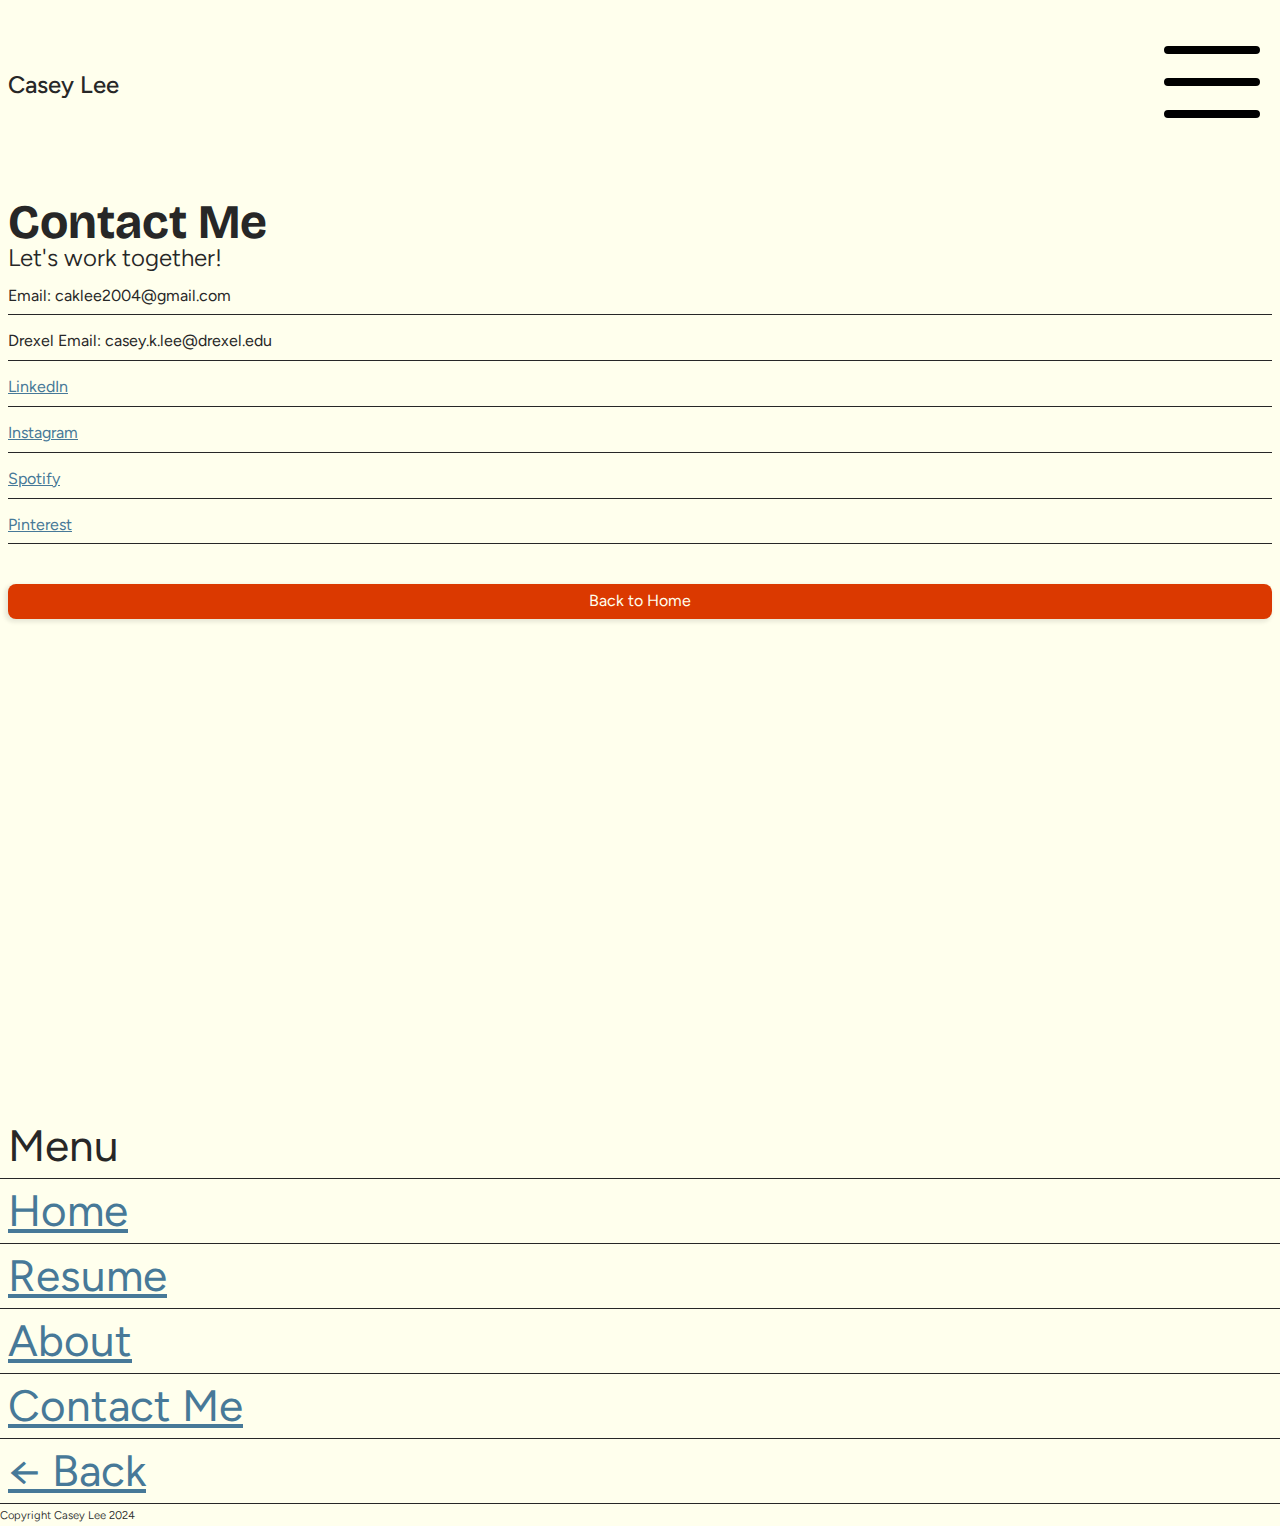
<file: contact.html>
<!DOCTYPE html>
<html lang="en">
    
<head>
    <meta charset="UTF-8">
    <meta name="viewport" content="width=device-width, initial-scale=1.0">
    <title>Contact</title>
    <link rel="stylesheet" href="css/normalize.css">
    <link rel="stylesheet" href="css/styles.css">
</head>
<body>
    <header class="with-logo-menu">
        <div id="top-of-page">
            <div> 
                <a class="logo" href="index.html">Casey Lee</a>
            </div>
            <div>
                <a class="menu-icon" href="#bottom"><img src="icons/menu-icon-light-mode.svg" alt="menu"></a>
            </div>
        </div>
    </header>
    <main class="wrapper">
        <!-- contact header class also created if i need to change margin more specifically -->
        <div class="header">
            <div>
                <h1>Contact Me</h1>
                <p class="p-big">Let's work together!</p>
            </div>
            <div>
                <ul class="contact-list">
                    <li> Email: caklee2004@gmail.com</li>
                    <li> Drexel Email: casey.k.lee@drexel.edu </li>
                    <li class="normal-link"><a href="https://www.linkedin.com/in/casey-lee-b36415250?lipi=urn%3Ali%3Apage%3Ad_flagship3_profile_view_base_contact_details%3B8MBKqF%2F7Q4a1E%2FRAPipQPw%3D%3D">LinkedIn</a></li>
                    <li class="normal-link"><a href="https://www.instagram.com/kcaseylee/">Instagram</a></li>
                    <li class="normal-link"><a href="https://open.spotify.com/user/caklee2004?si=38219548e8374685">Spotify</a></li>
                    <li class="normal-link"><a href="https://www.pinterest.com/caklee2004/">Pinterest</a></li>
                </ul>
            </div>
        </div>
    </main>
    <div class="justify-center">
        <a class="back-to-home-button" href="index.html">Back to Home</a>
    </div> 
    <nav class="main-menu">
        <ul>
            <li>Menu</li>
            <li><a href="/index.html">Home</a></li>
            <li><a href="/resume.html">Resume</a></li>
            <li><a href="/about.html">About</a></li>
            <li><a href="contact.html">Contact Me</a></li>
            <li><a href="#top-of-page">← Back</a></li>
        </ul>
    </nav>
    <div id="bottom">
        <p>Copyright Casey Lee 2024</p>
    </div>
</body>
</html>
</file>
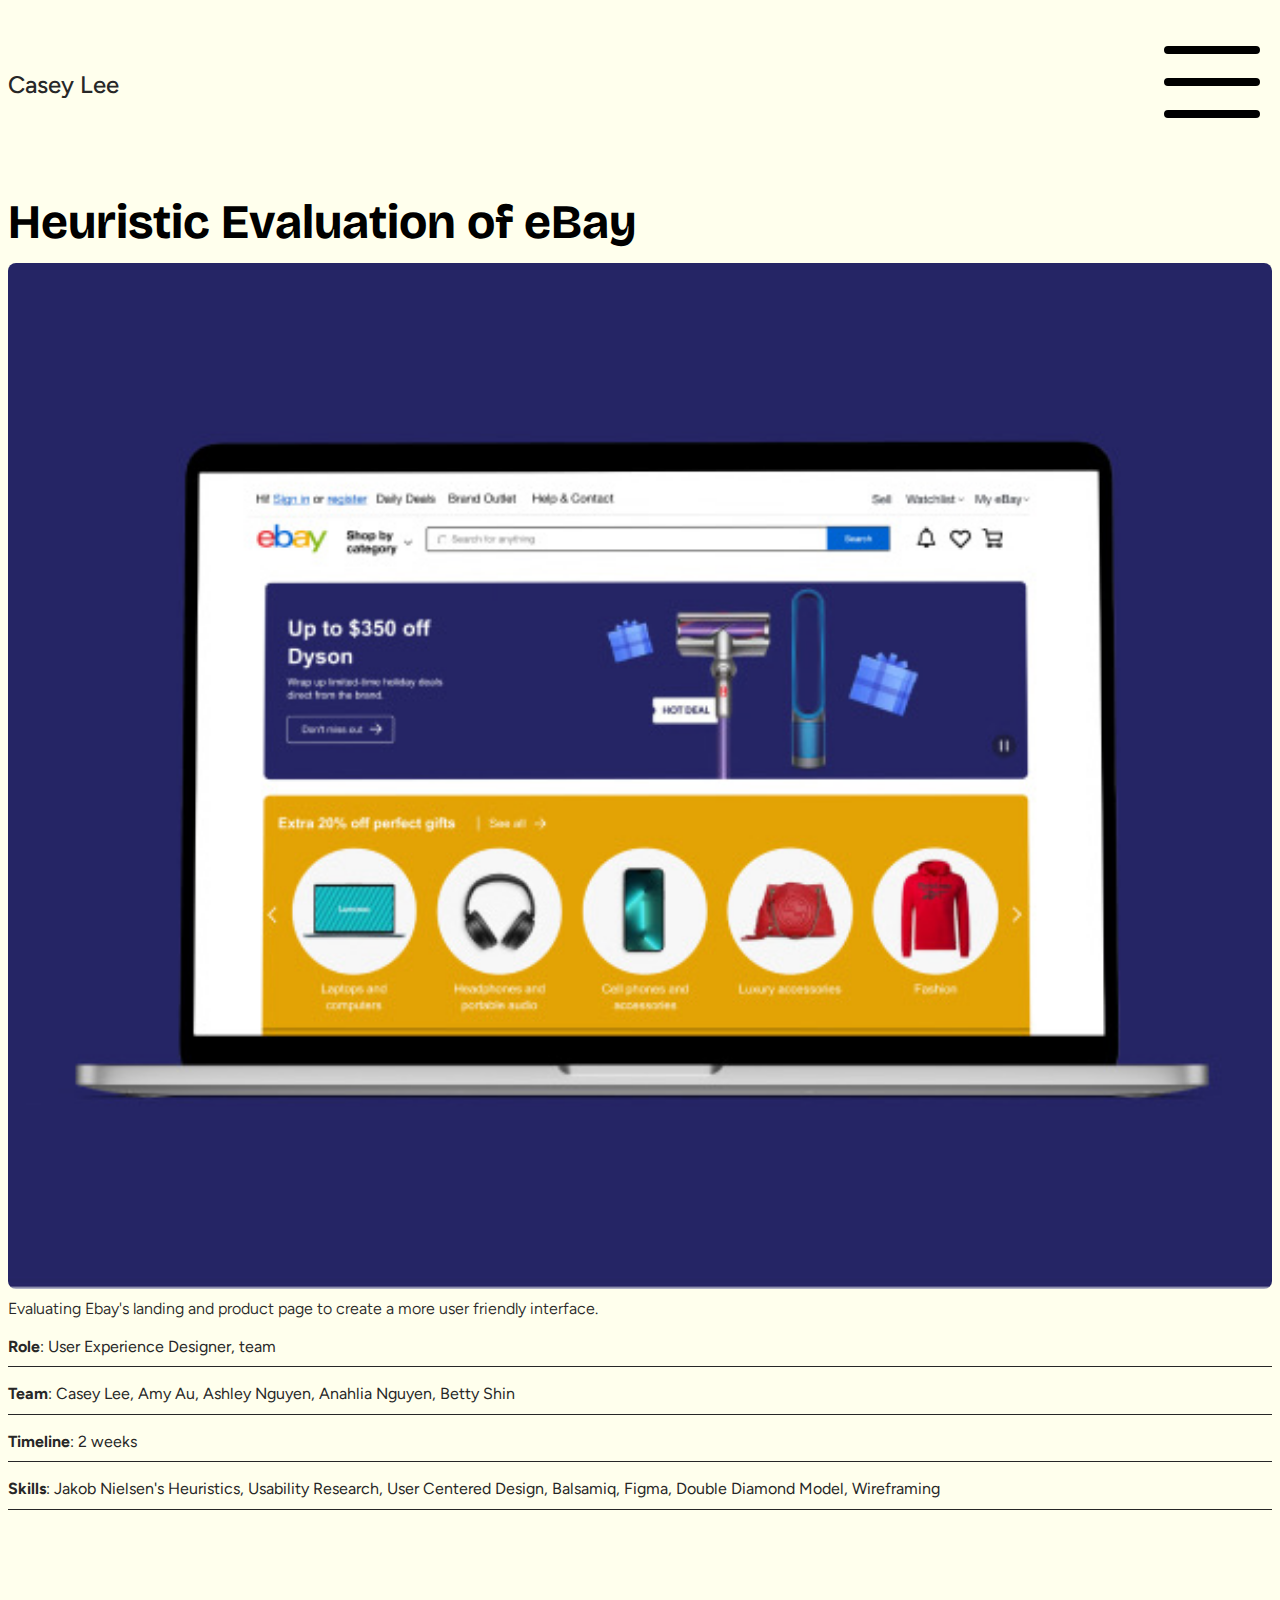
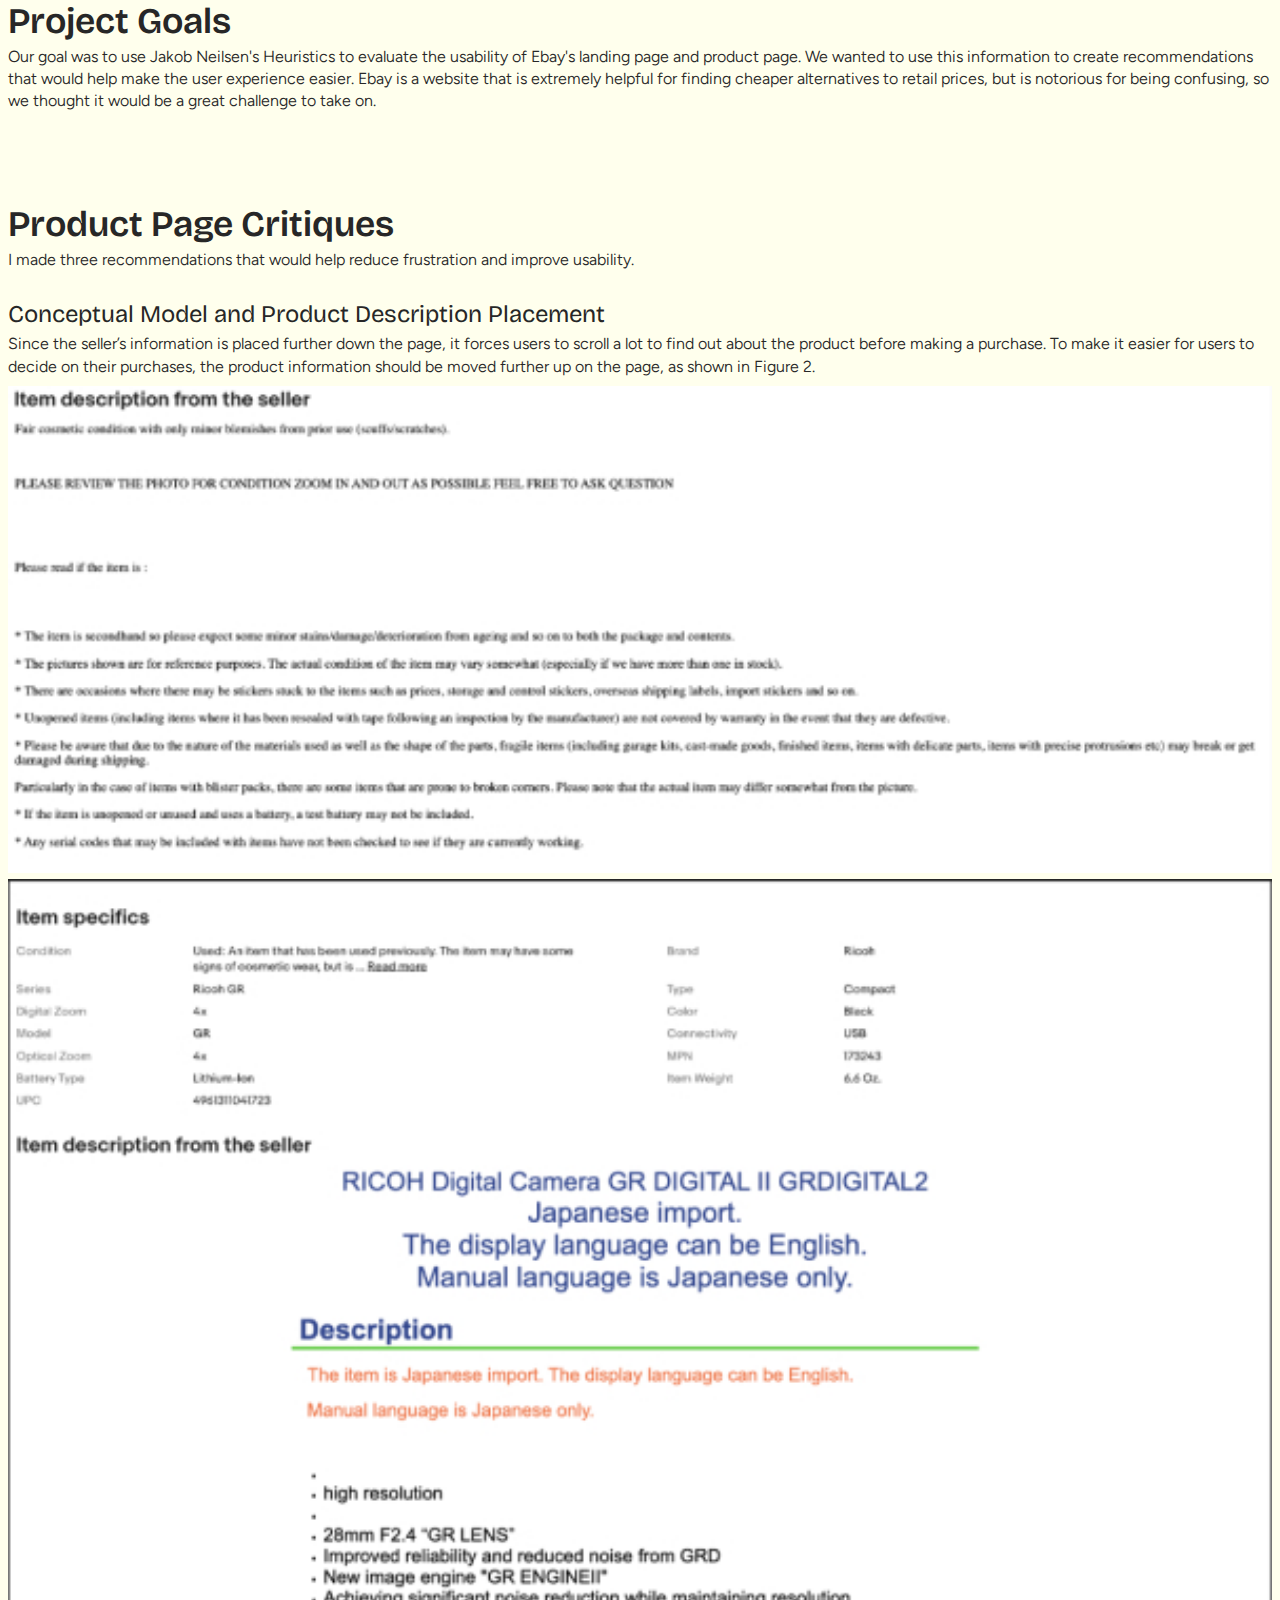
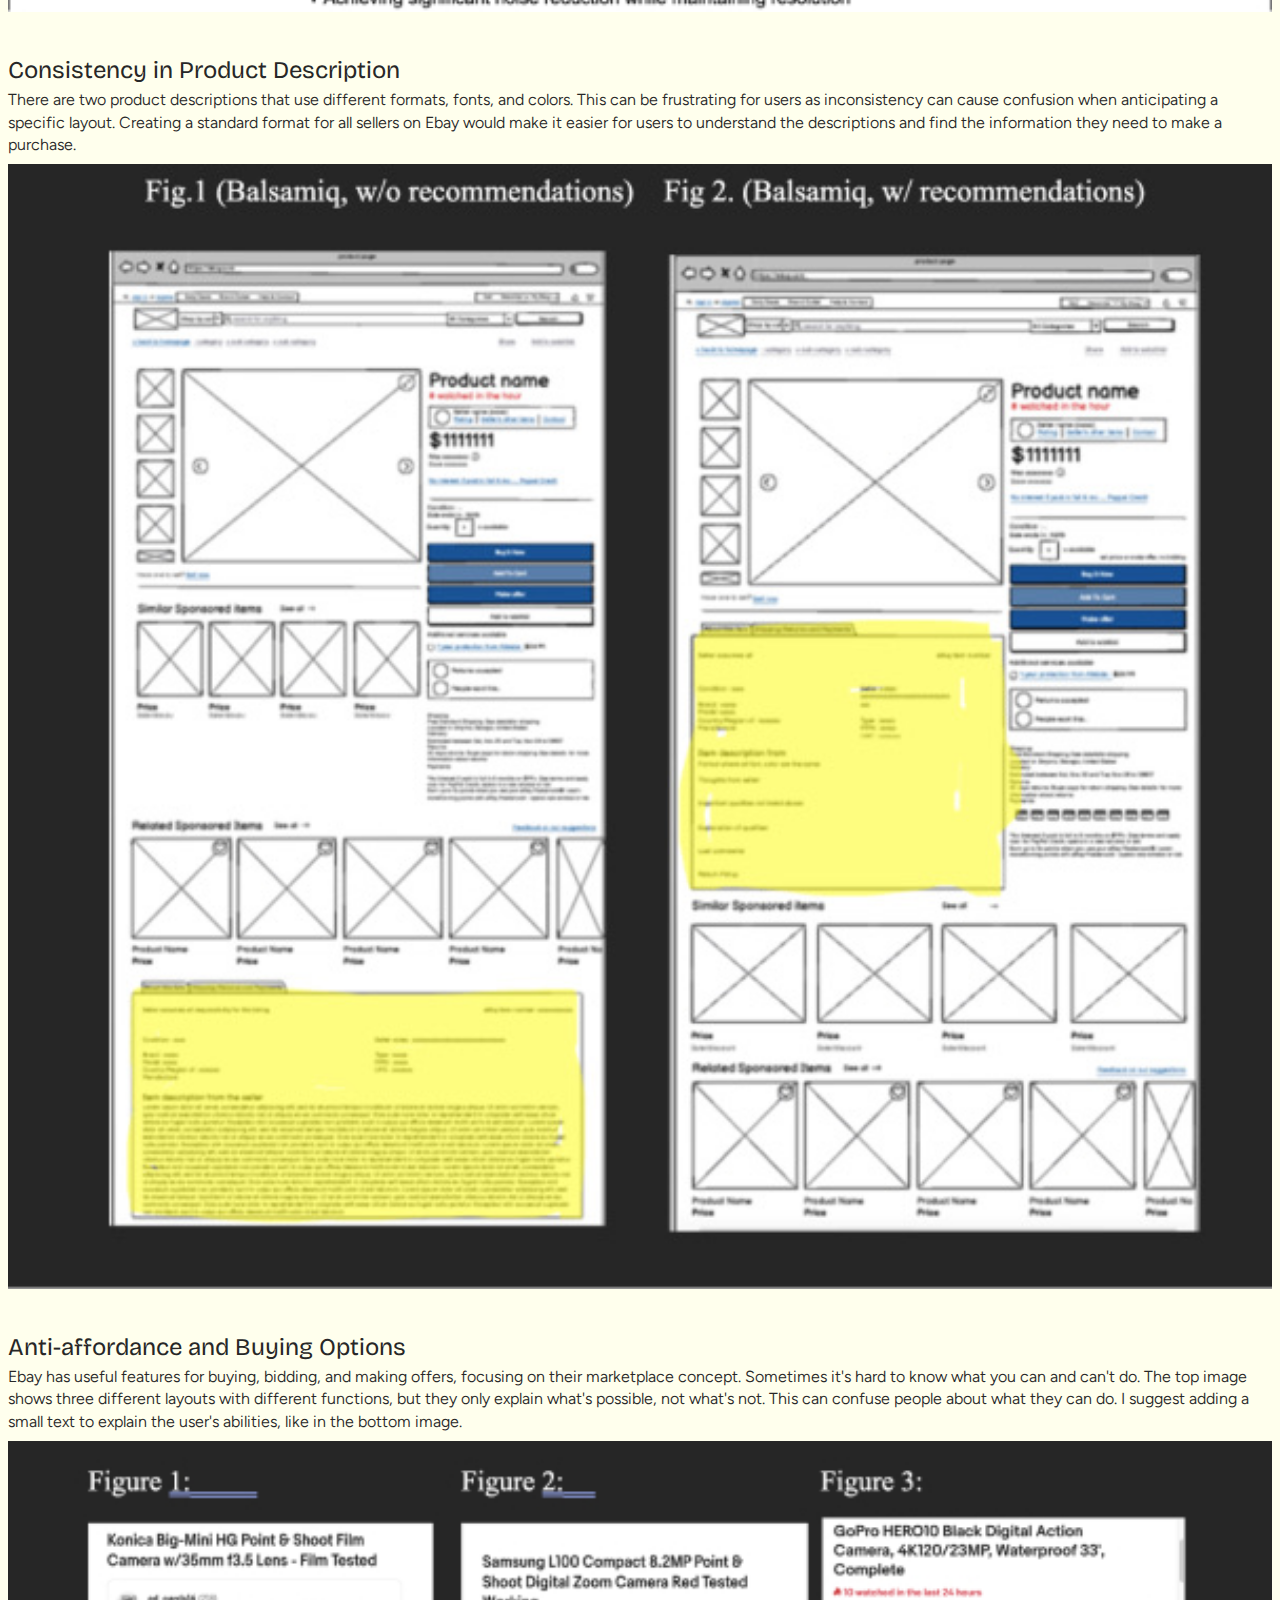
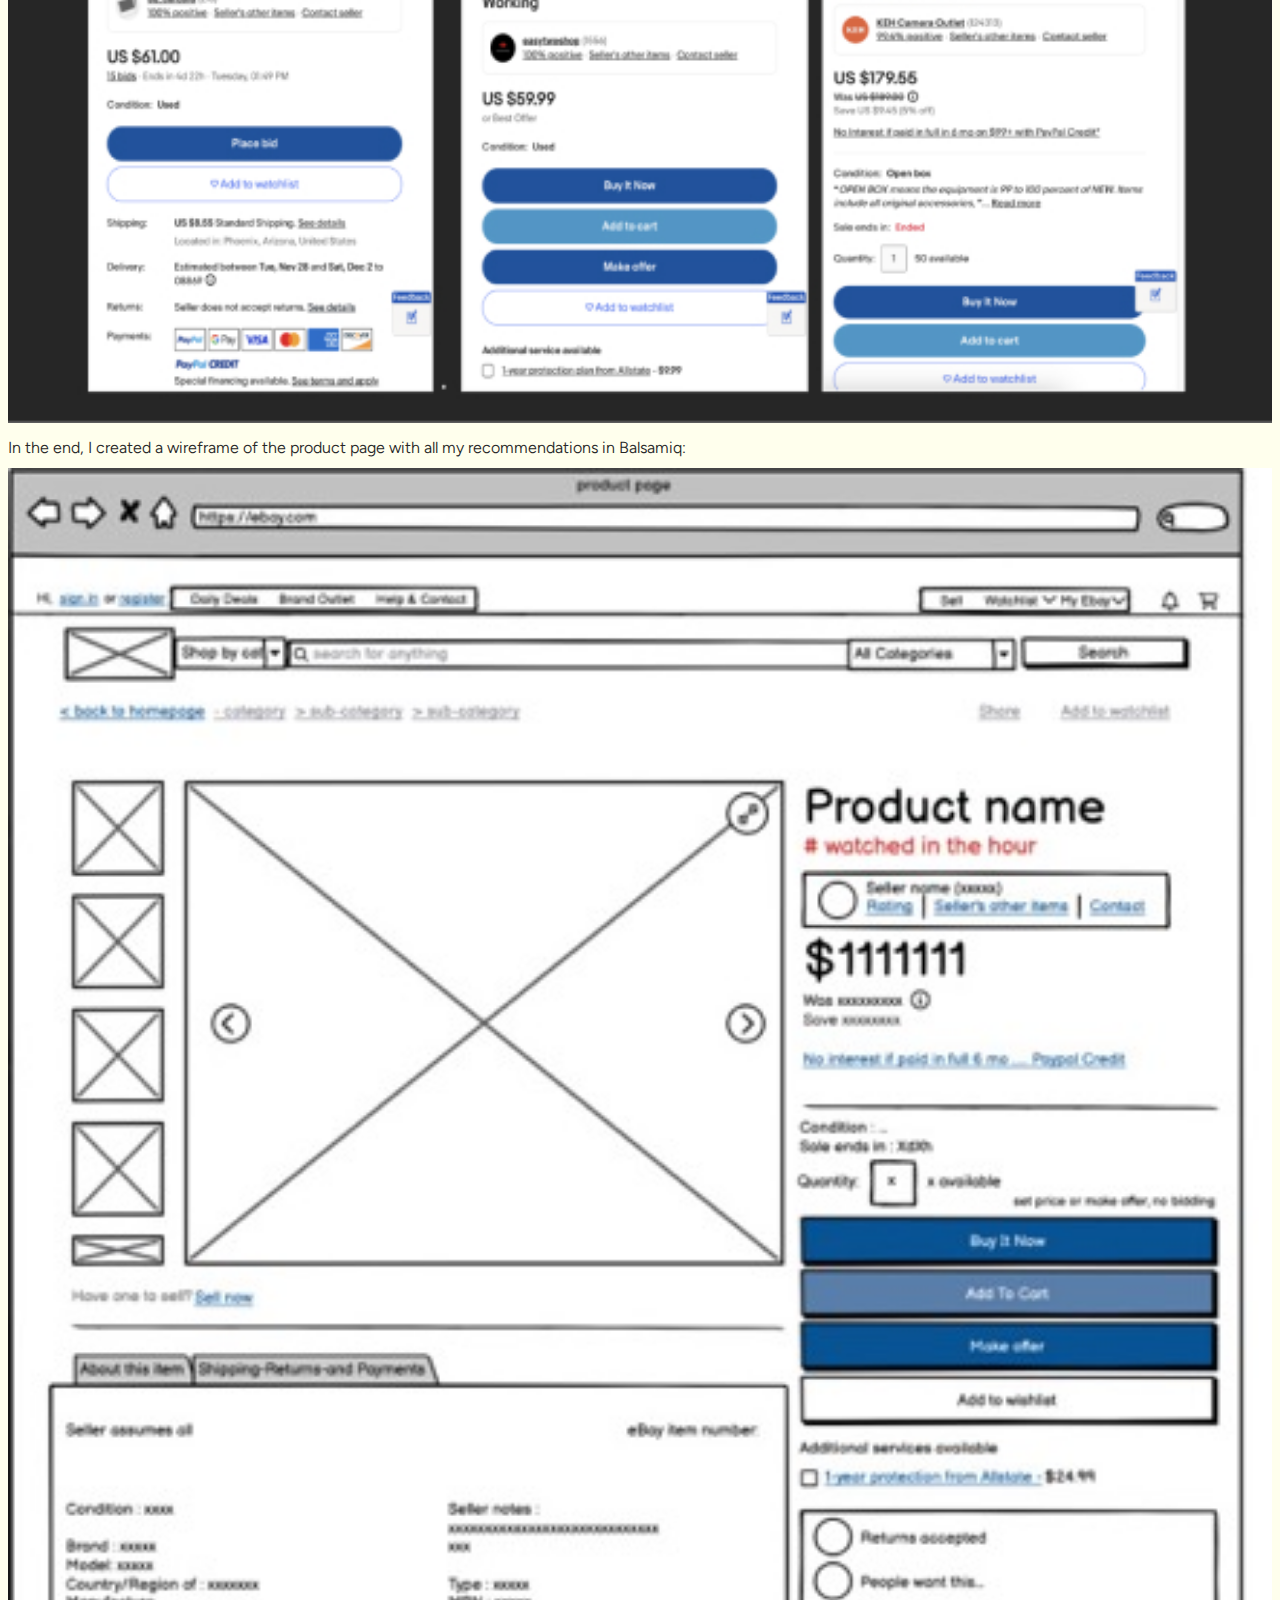
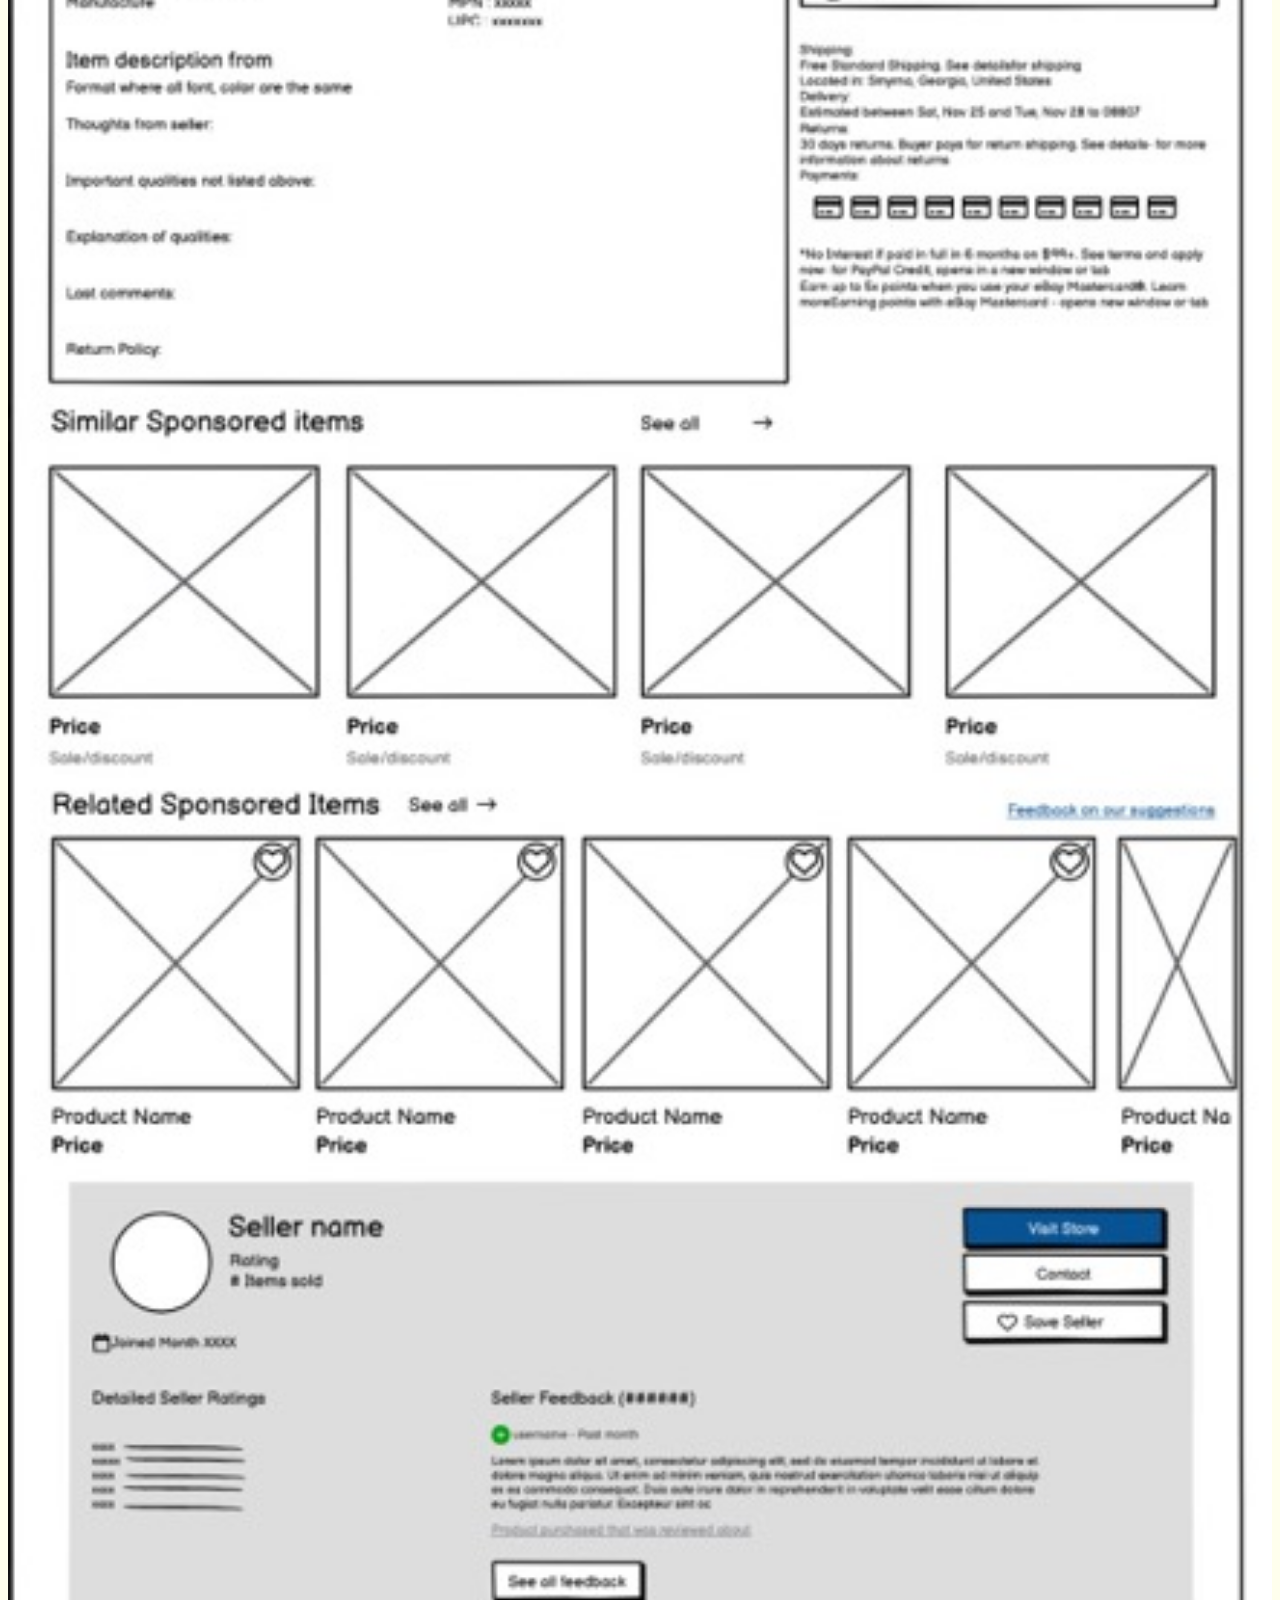
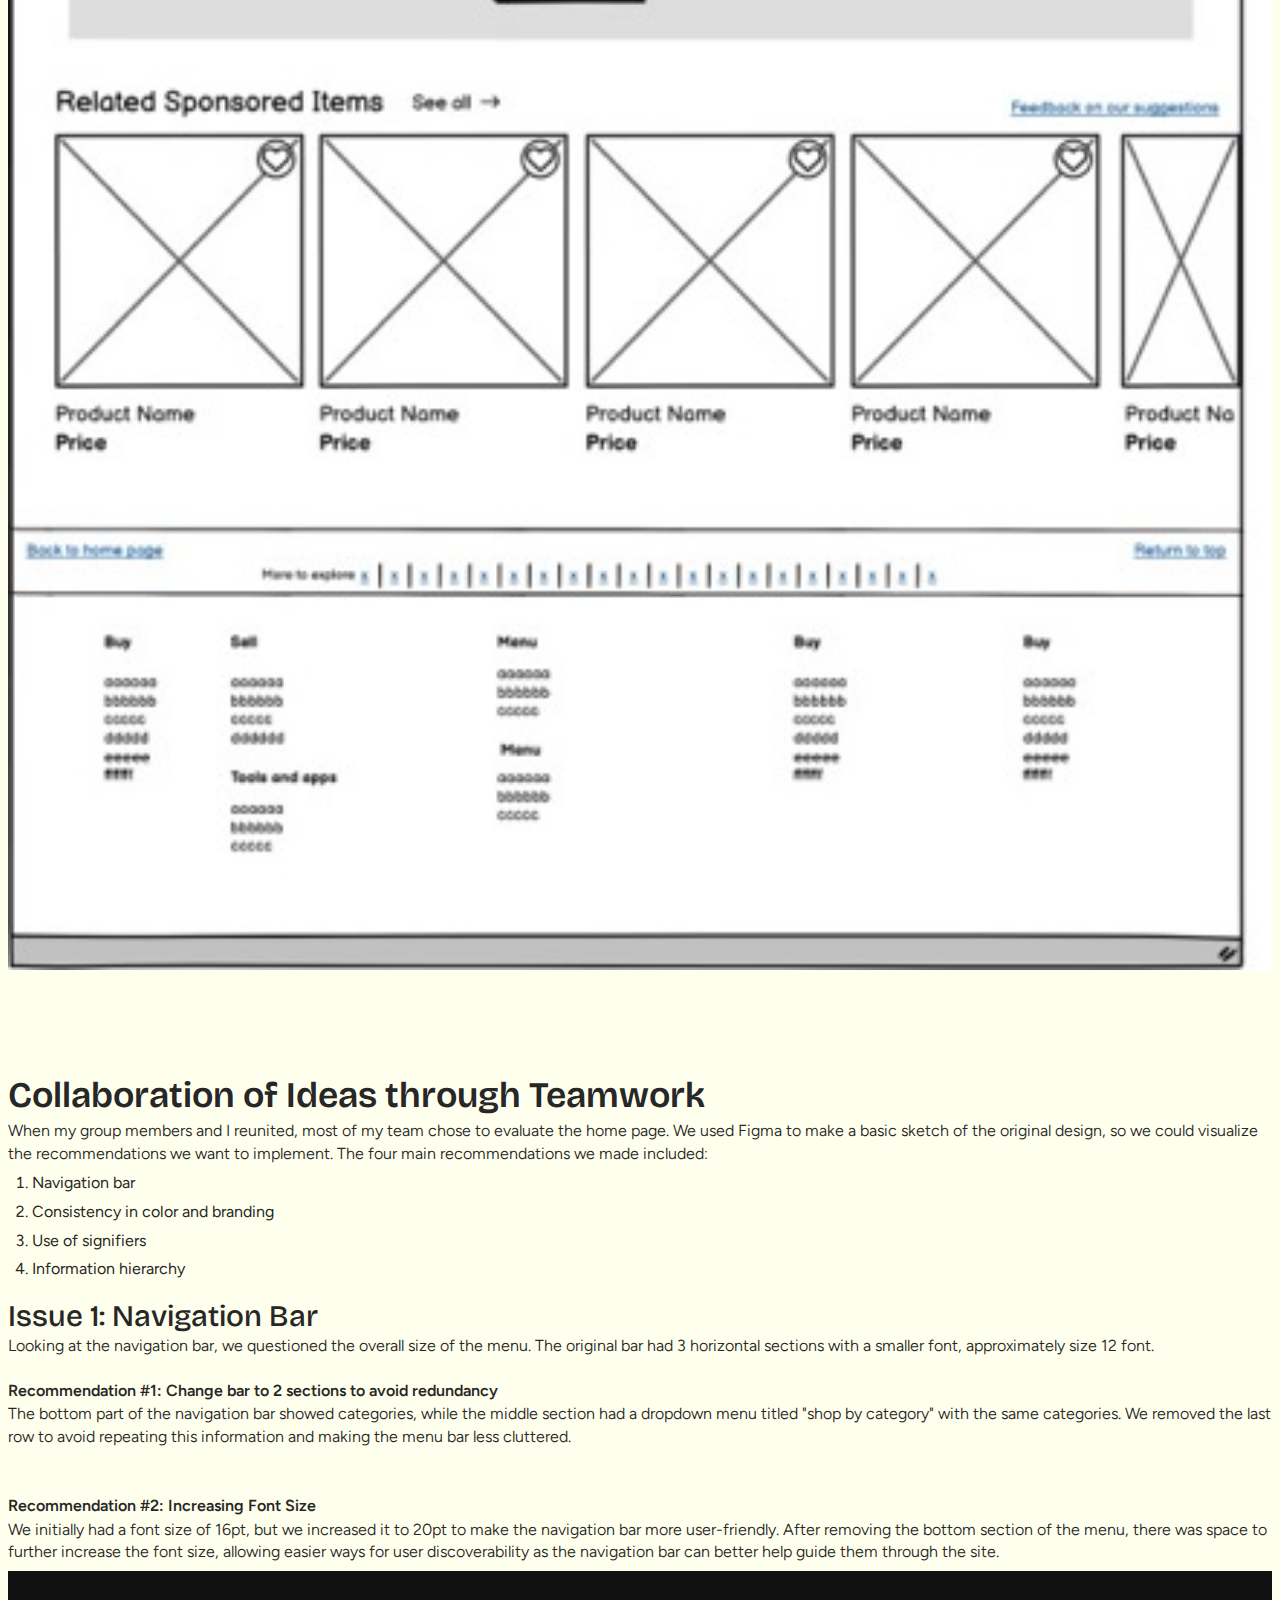
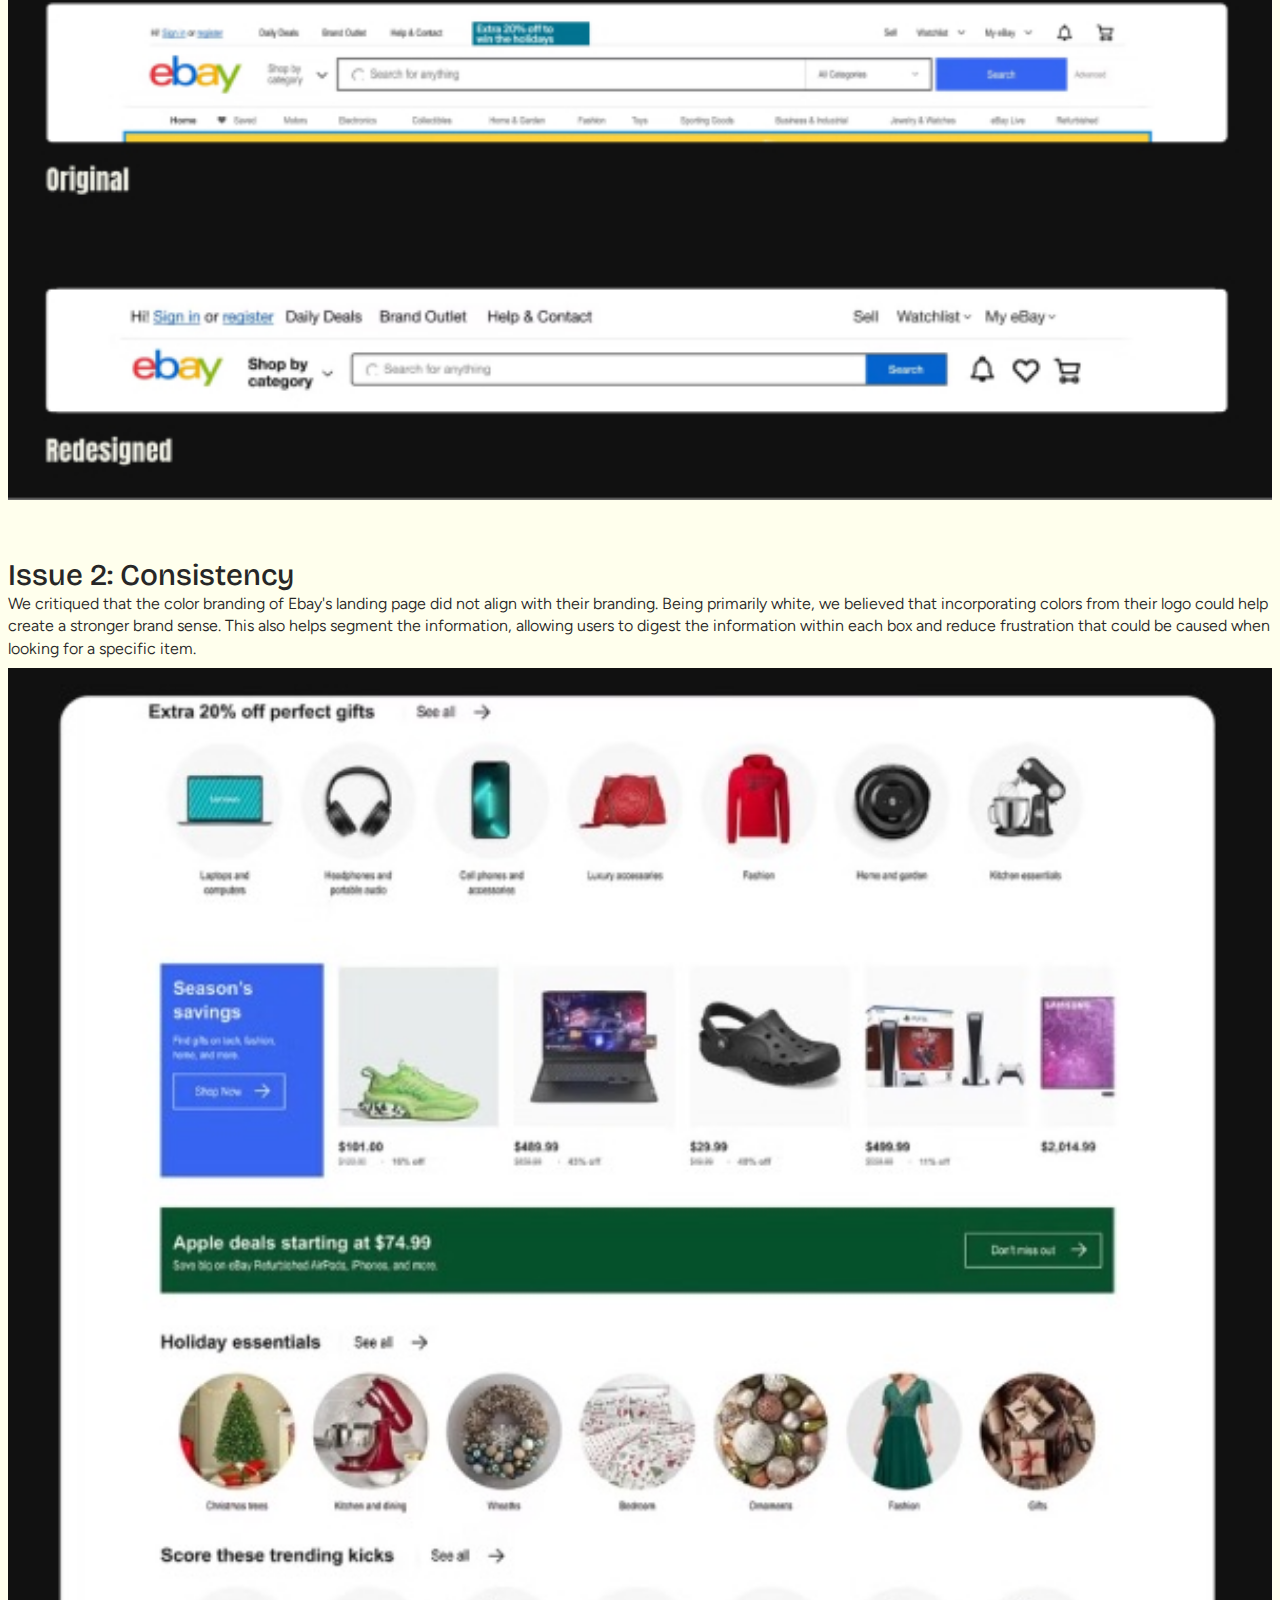
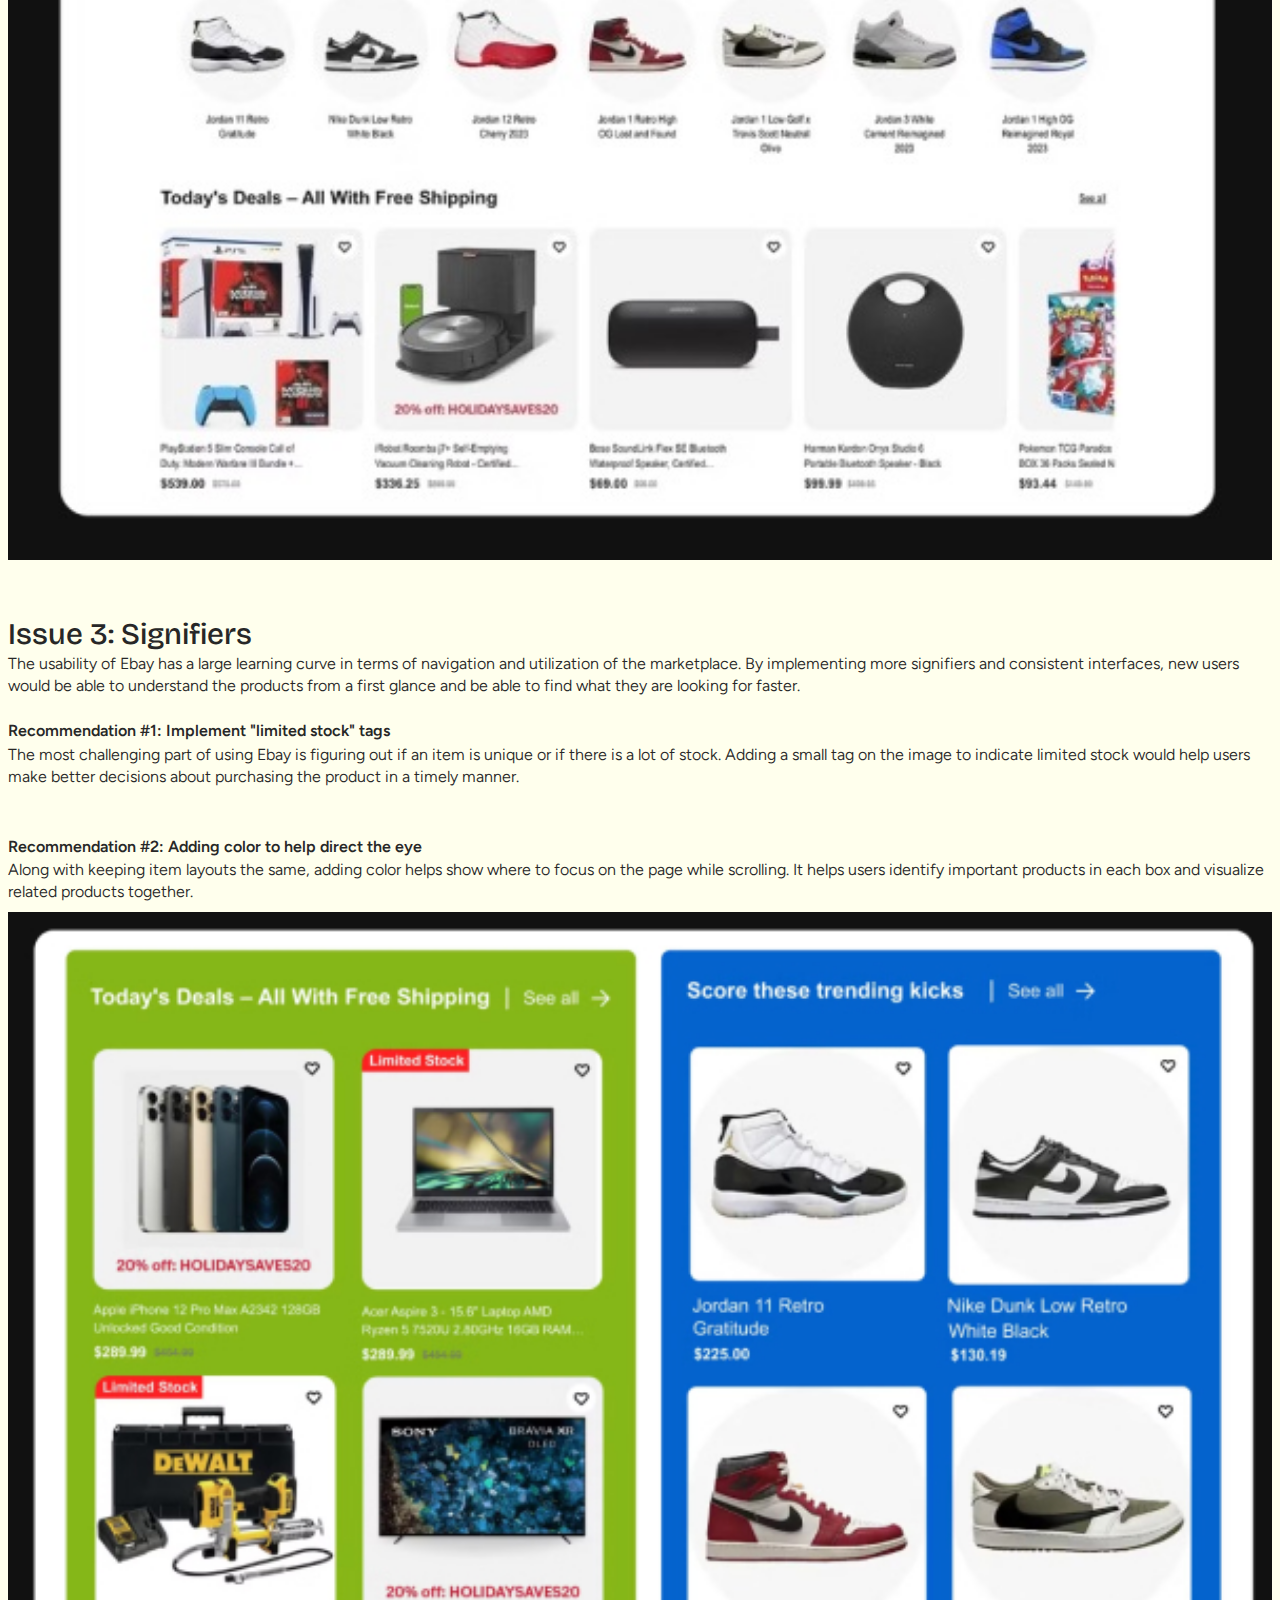
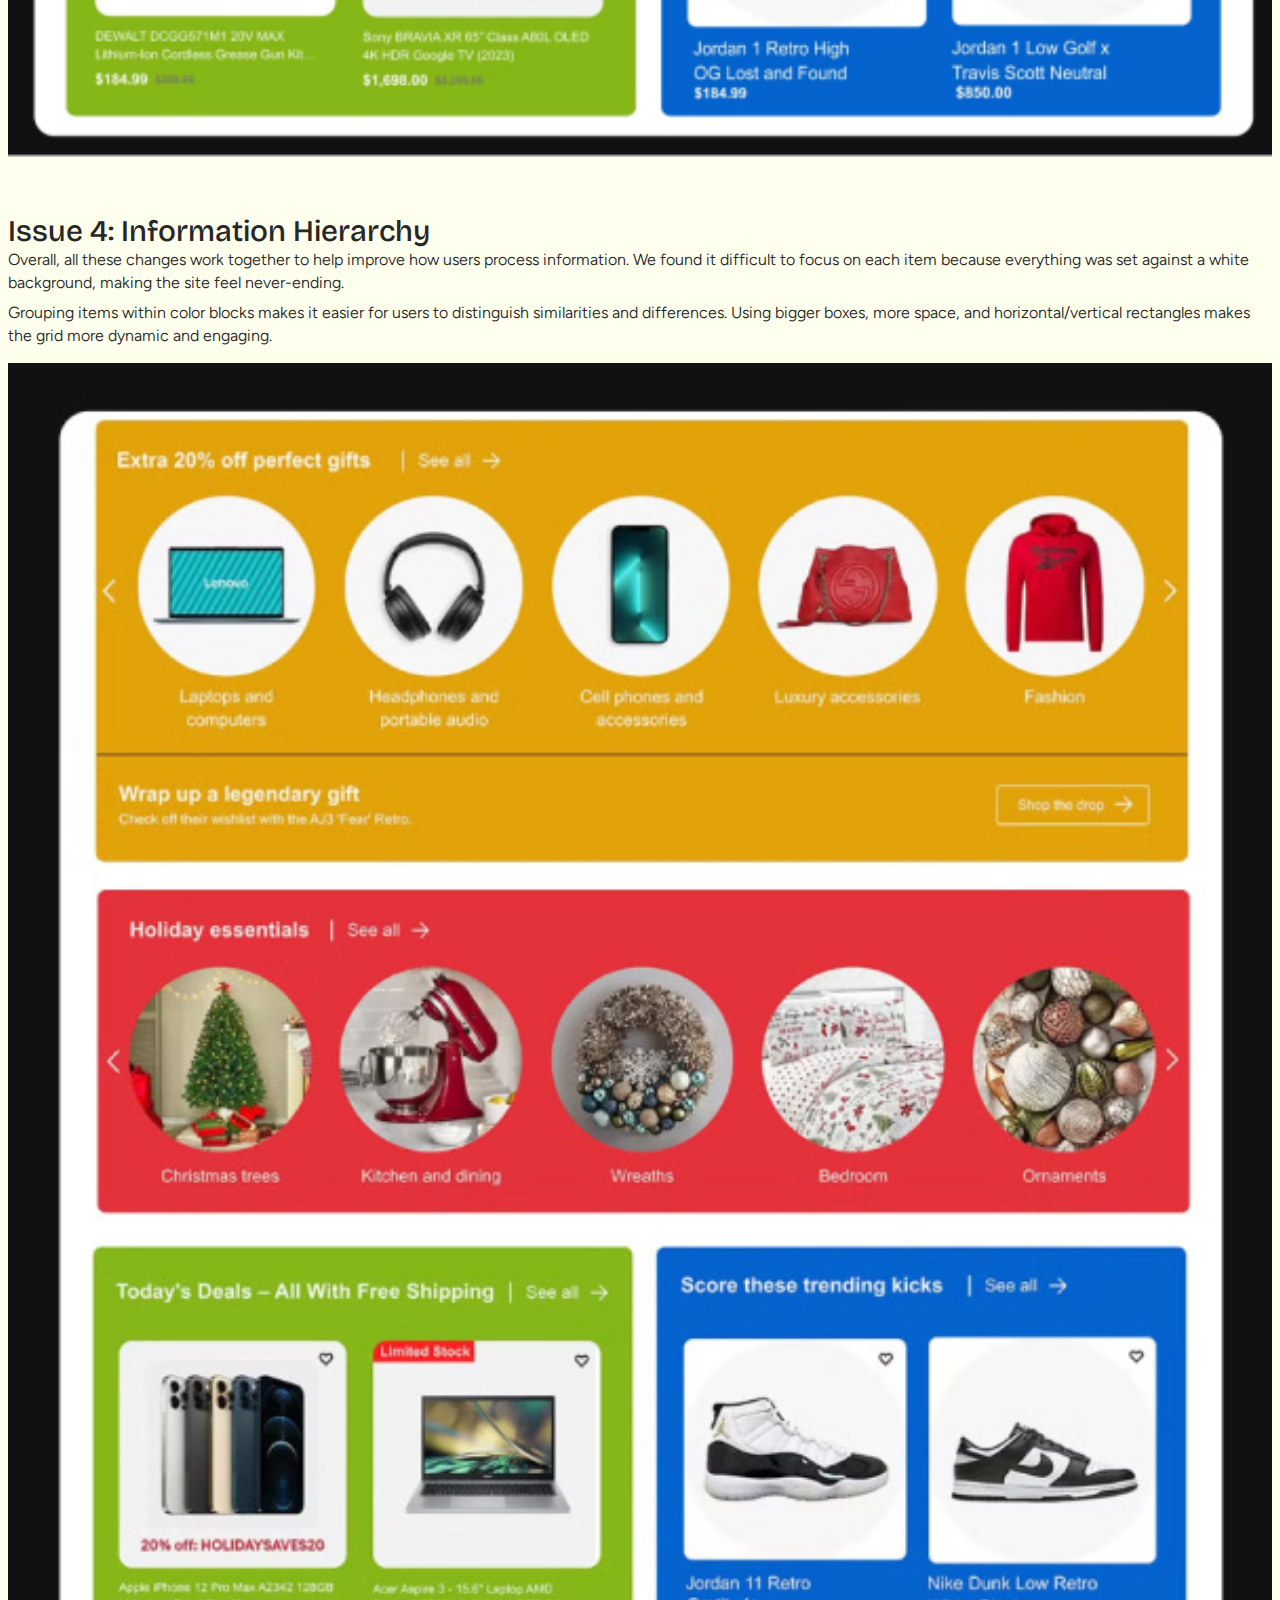
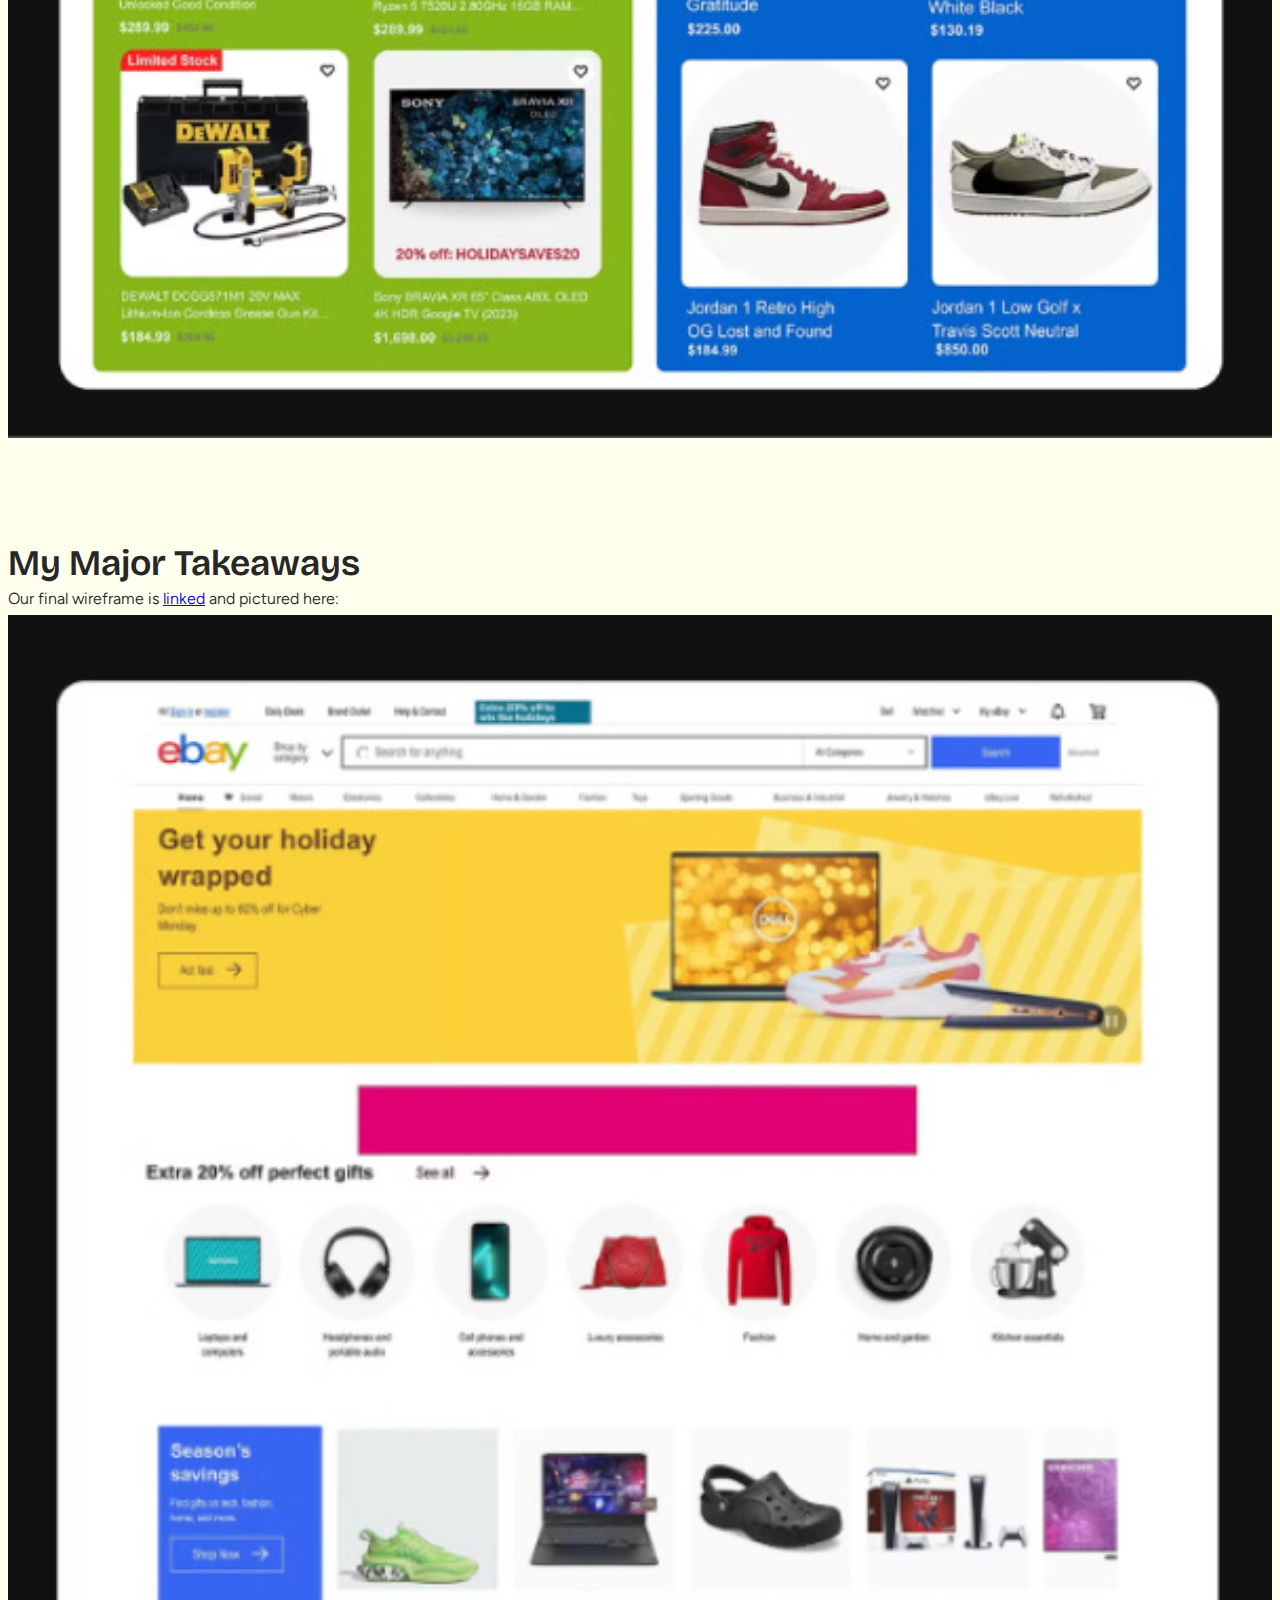
<file: ebay.html>
<!DOCTYPE html>
<html lang="en">
<head>
    <meta charset="UTF-8">
    <meta name="viewport" content="width=device-width, initial-scale=1.0">
    <title>Heuristic Evaluation of eBay</title>
    <link rel="stylesheet" href="css/normalize.css">
    <link rel="stylesheet" href="css/styles.css">
</head>
<body>
    <header class="with-logo-menu">
        <div id="top-of-page">
            <div> 
                <a class="logo" href="index.html">Casey Lee</a>
            </div>
            <div>
                <a class="menu-icon" href="#bottom"><img src="icons/menu-icon-light-mode.svg" alt="menu"></a>
            </div>
        </div>
    </header>
    <header class="header">
        <h1>Heuristic Evaluation of eBay</h1>
        <img class="cover" src="graphics/ebay-cover.jpeg" alt="ebay mockup image">
        <p>Evaluating Ebay's landing and product page to create a more user friendly interface.</p>
        <ul>
            <li><b>Role</b>: User Experience Designer, team</li>
            <li><b>Team</b>: Casey Lee, Amy Au, Ashley Nguyen, Anahlia Nguyen, Betty Shin</li>
            <li><b>Timeline</b>: 2 weeks</li>
            <li><b>Skills</b>: Jakob Nielsen's Heuristics, Usability Research, User Centered Design, Balsamiq, Figma, Double Diamond Model, Wireframing</li>
        </ul>
    </header>
    <main>
        <!-- needed to be in its own section for margins -->
        <section>
            <div>
                <h2>Project Goals</h2>
                <p>Our goal was to use Jakob Neilsen's Heuristics to evaluate the usability of Ebay's landing page and product page. We wanted to use this information to create recommendations that would help make the user experience easier. Ebay is a website that is extremely helpful for finding cheaper alternatives to retail prices, but is notorious for being confusing, so we thought it would be a great challenge to take on.</p>
            </div>
        </section>
        <section>
            <div>
                <h2>Product Page Critiques</h2>
                <p>I made three recommendations that would help reduce frustration and improve usability.</p>
                <div>
                    <h4>Conceptual Model and Product Description Placement</h4>
                    <p>Since the seller’s information is placed further down the page, it forces users to scroll a lot to find out about the product before making a purchase. To make it easier for users to decide on their purchases, the product information should be moved further up on the page, as shown in Figure 2.</p>
                    <img src="graphics/ebay-item-description-1.jpg" alt="item description on ebay #1">
                    <img src="graphics/ebay-item-description-2.jpg" alt="item description on ebay #2">
                </div>
                <div>
                    <h4>Consistency in Product Description</h4>
                    <p>There are two product descriptions that use different formats, fonts, and colors. This can be frustrating for users as inconsistency can cause confusion when anticipating a specific layout. Creating a standard format for all sellers on Ebay would make it easier for users to understand the descriptions and find the information they need to make a purchase.</p>
                    <img src="graphics/ebay-product-page-comparison.jpeg" alt="different buying options">
                </div>
                <div>
                    <h4>Anti-affordance and Buying Options</h4>
                    <p>Ebay has useful features for buying, bidding, and making offers, focusing on their marketplace concept. Sometimes it's hard to know what you can and can't do. The top image shows three different layouts with different functions, but they only explain what's possible, not what's not. This can confuse people about what they can do. I suggest adding a small text to explain the user's abilities, like in the bottom image.</p>
                    <img src="graphics/ebay-buying-options-screenshots.jpg" alt="different buying options">
                </div>
                <p>In the end, I created a wireframe of the product page with all my recommendations in Balsamiq:</p>
                <img src="graphics/ebay-balsamiq-with-changes.jpeg" alt="balsamiq wireframe with changes">
            </div>
        </section>
        <section class="ebay-critiques">
            <div class="ebay-critiques-header">
                <h2>Collaboration of Ideas through Teamwork</h2>
                <p>When my group members and I reunited, most of my team chose to evaluate the home page. We used Figma to make a basic sketch of the original design, so we could visualize the recommendations we want to implement. The four main recommendations we made included:</p>
                <ol>
                    <li>Navigation bar</li>
                    <li>Consistency in color and branding</li>
                    <li>Use of signifiers</li>
                    <li>Information hierarchy</li>
                </ol>
            </div>
            <div>
                <div>
                    <h3>Issue 1: Navigation Bar</h3>
                    <p>Looking at the navigation bar, we questioned the overall size of the menu. The original bar had 3 horizontal sections with a smaller font, approximately size 12 font.</p>
                </div>
                <div>
                    <h5>Recommendation #1: Change bar to 2 sections to avoid redundancy</h5>
                    <p>The bottom part of the navigation bar showed categories, while the middle section had a dropdown menu titled "shop by category" with the same categories. We removed the last row to avoid repeating this information and making the menu bar less cluttered.</p>
                </div>
                <div>
                    <h5>Recommendation #2: Increasing Font Size</h5>
                    <p>We initially had a font size of 16pt, but we increased it to 20pt to make the navigation bar more user-friendly. After removing the bottom section of the menu, there was space to further increase the font size, allowing easier ways for user discoverability as the navigation bar can better help guide them through the site. </p>
                    <img src="graphics/ebay-nav-bar.jpg" alt="original nav bar">
                </div>
            </div>
            <div>
                <h3>Issue 2: Consistency</h3>
                <p class="img-after">We critiqued that the color branding of Ebay's landing page did not align with their branding. Being primarily white, we believed that incorporating colors from their logo could help create a stronger brand sense. This also helps segment the information, allowing users to digest the information within each box and reduce frustration that could be caused when looking for a specific item.
                </p>
                <img src="graphics/ebay-consistency.jpeg" alt="consistency in product display">
            </div>
            <div>
                <div>
                    <h3>Issue 3: Signifiers</h3>
                    <p>The usability of Ebay has a large learning curve in terms of navigation and utilization of the marketplace. By implementing more signifiers and consistent interfaces, new users would be able to understand the products from a first glance and be able to find what they are looking for faster.</p>
                </div>
                <div>
                    <h5>Recommendation #1: Implement "limited stock" tags</h5>
                    <p>The most challenging part of using Ebay is figuring out if an item is unique or if there is a lot of stock. Adding a small tag on the image to indicate limited stock would help users make better decisions about purchasing the product in a timely manner.</p>
                </div>
                <div class="img_after">
                    <h5>Recommendation #2: Adding color to help direct the eye</h5>
                    <p class="img_after">Along with keeping item layouts the same, adding color helps show where to focus on the page while scrolling. It helps users identify important products in each box and visualize related products together.</p>
                    <img src="graphics/ebay-signfier.jpg" alt="added signifiers to ebay page">
                </div>
                
            </div>
            <div>
                <h3>Issue 4: Information Hierarchy</h3>
                <p>Overall, all these changes work together to help improve how users process information. We found it difficult to focus on each item because everything was set against a white background, making the site feel never-ending.</p>
                <p>Grouping items within color blocks makes it easier for users to distinguish similarities and differences. Using bigger boxes, more space, and horizontal/vertical rectangles makes the grid more dynamic and engaging.</p>
                <img src="graphics/ebay-information-hierarchy.jpeg" alt="improved information hierarchy">
            </div>
        </section>   
        <section>
            <h2>My Major Takeaways</h2>
            <p>Our final wireframe is <a href="https://www.figma.com/file/VKBT5pOqybUERbPQ9LMueg/INFO-Group-Assignment?type=design&node-id=0%3A1&mode=design&t=nQxRN7t88fxA3Hbn-1">linked</a> and pictured here:</p>
            <img src="graphics/ebay-final-wireframe.jpeg" alt="final wireframe">
            <!-- three paragraphs for readibility purposes -->
            <p>I think this project was interesting in how we used Don Norman's principles from his book, "The Design of Everyday Things", to evaluate the usability of Ebay's interfaces. While we read a lot about these principles, it was fun to actually apply them to something real and conceptualize them in our own words.</p>
            <p>My main lesson from this project was how we used the double diamond framework. First, we came up with our own ideas and designs. Then we discussed common issues. After that, we individually thought about solutions and then came back together to create a final design. I believe this could be a very effective approach for future industry projects.</p>
            <p>I also thought it was quite useful in learning how to use Balsamiq vs. Figma for wireframing. I like how Balsamiq provides all these pre-created components that many websites already use to speed up the wireframing process. I think it will be a very useful tool in the future.</p>
        </section>
        <div class="justify-center">
            <a class="back-to-home-button" href="index.html">Back to Home</a>
        </div> 
    </main>
    <nav class="main-menu">
        <ul>
            <li>Menu</li>
            <li><a href="/index.html">Home</a></li>
            <li><a href="/resume.html">Resume</a></li>
            <li><a href="/about.html">About</a></li>
            <li><a href="contact.html">Contact Me</a></li>
            <li><a href="#top-of-page">← Back</a></li>
        </ul>
    </nav>
    <div id="bottom">
        <p>Copyright Casey Lee 2024</p>
    </div>
</body>
</html>
</file>
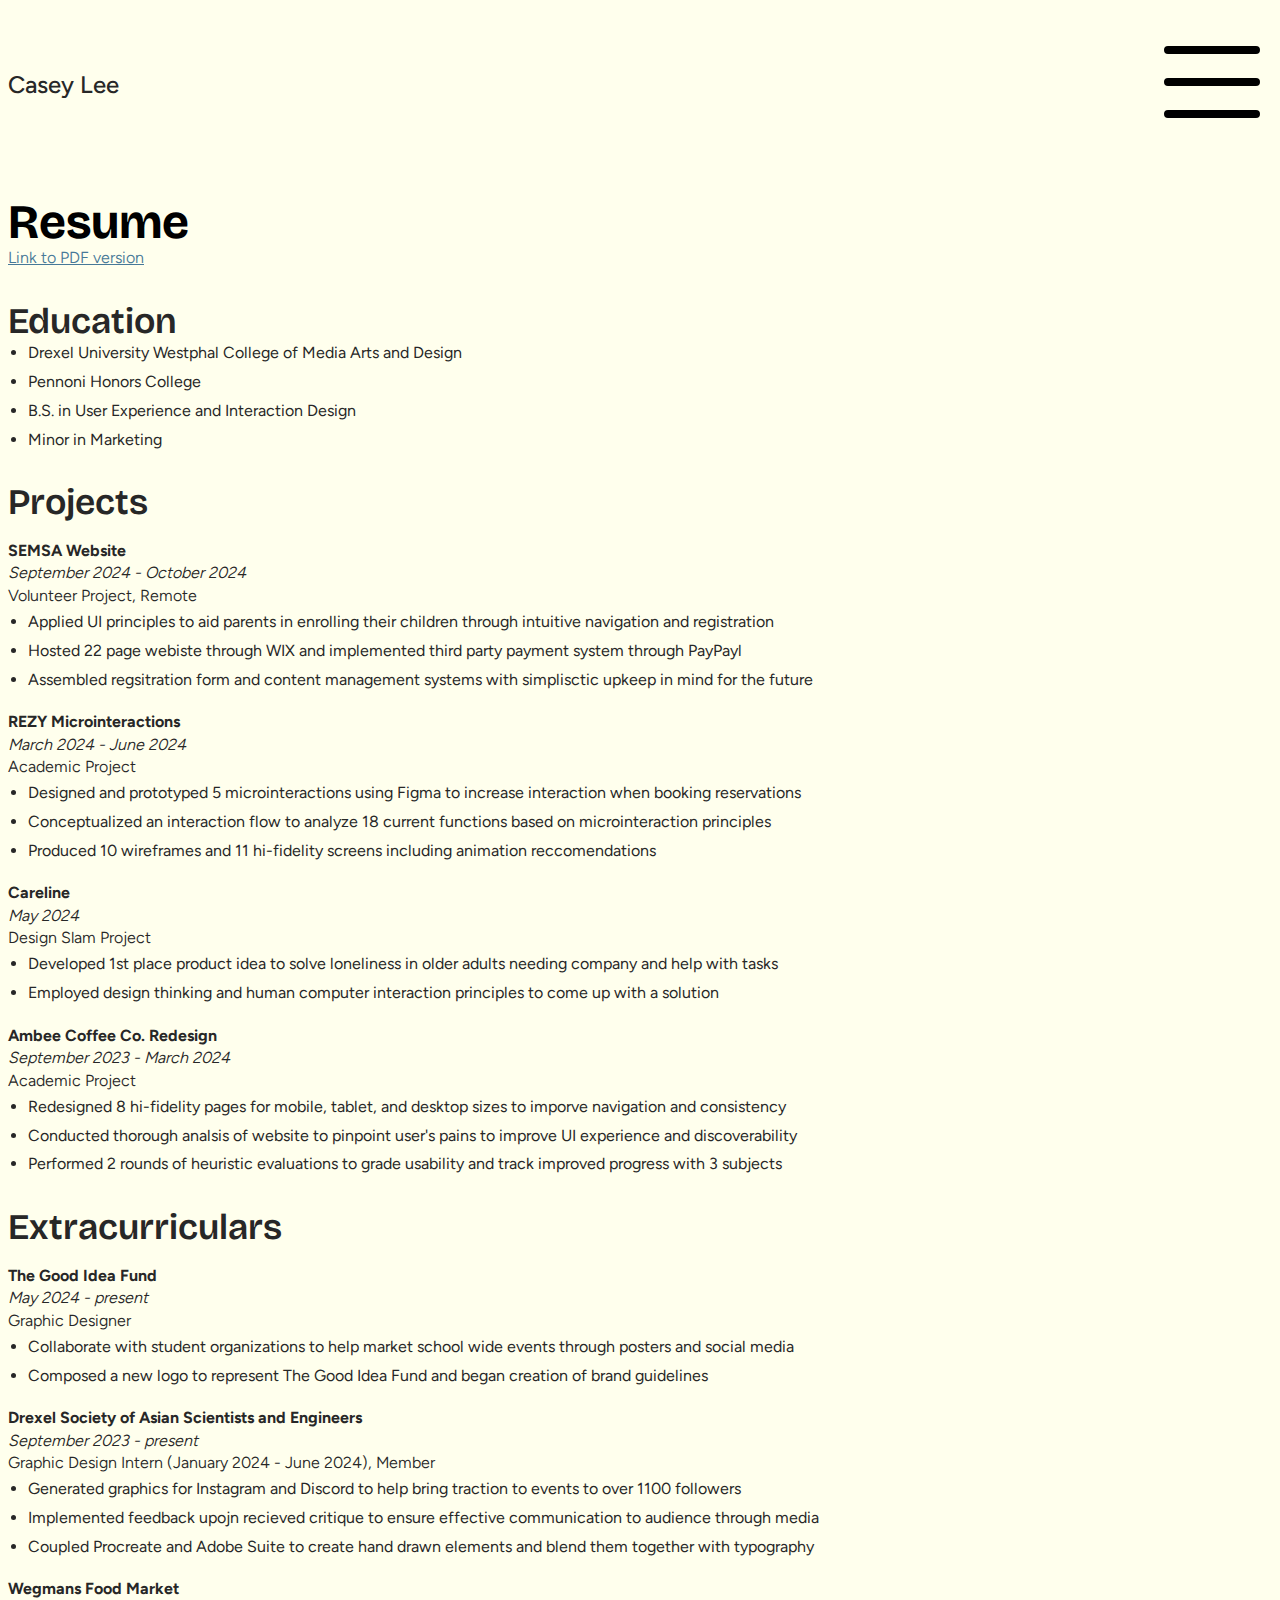
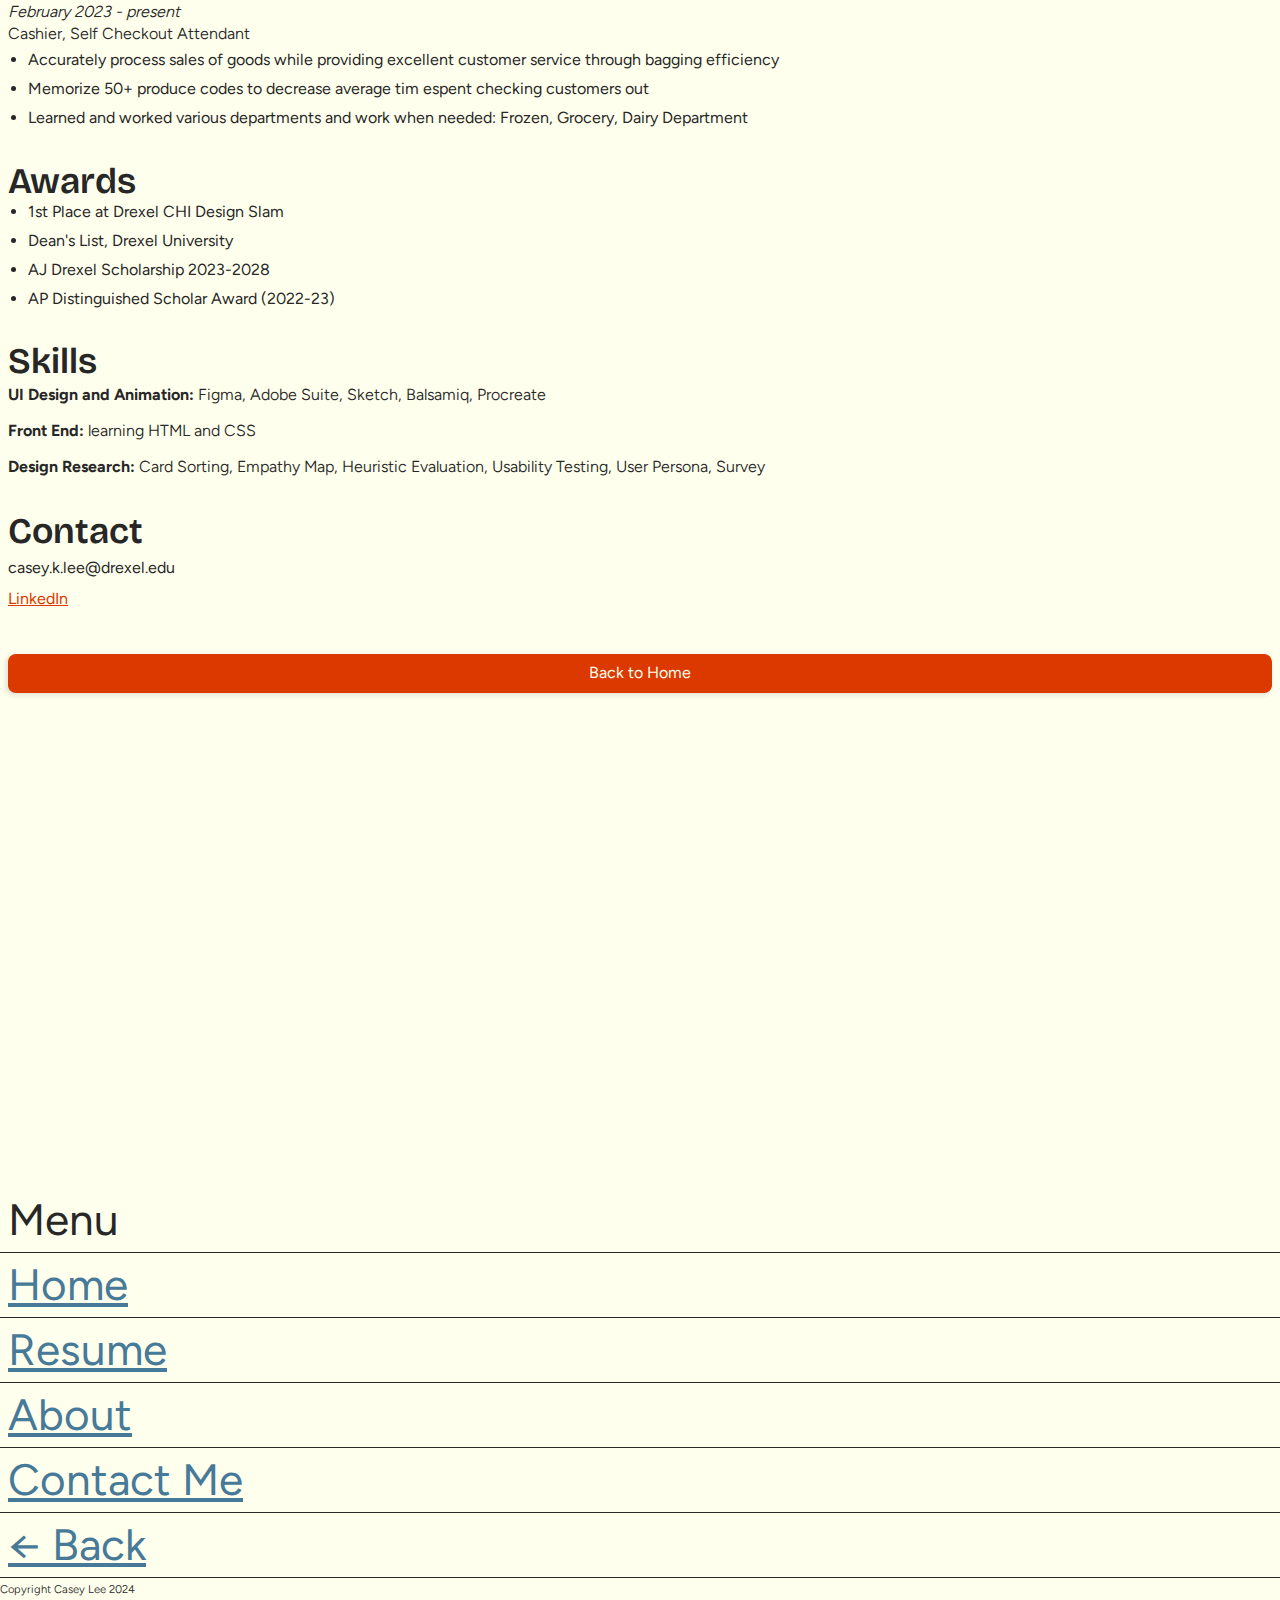
<file: resume.html>
<!DOCTYPE html>
<html lang="en">
<head>
    <meta charset="UTF-8">
    <meta name="viewport" content="width=device-width, initial-scale=1.0">
    <title>Resume</title>
    <link rel="stylesheet" href="css/normalize.css">
    <link rel="stylesheet" href="css/styles.css">
</head>
<body>
    <header class="with-logo-menu">
        <div id="top-of-page">
            <div> 
                <a class="logo" href="index.html">Casey Lee</a>
            </div>
            <div>
                <a class="menu-icon" href="#bottom"><img src="icons/menu-icon-light-mode.svg" alt="menu"></a>
            </div>
        </div>
    </header>
    <header class="header">
        <h1>Resume</h1>
        <p class="normal-link"><a href="https://kcaseylee.com/wp-content/uploads/2024/10/casey_lee_resume_web.pdf">Link to PDF version</a></p>
    </header>
    <main class="resume">
        <section class="resume-class">
            <h2>Education</h2>
            <ul>
                <li>Drexel University Westphal College of Media Arts and Design</li>
                <li>Pennoni Honors College</li>
                <li>B.S. in User Experience and Interaction Design</li>
                <li>Minor in Marketing</li>
            </ul>
        </section>
        <section>
            <h2> Projects </h2>
                <div>
                    <!-- format for this is three paragraphs at the top followed by unordered list -->
                    <p><b>SEMSA Website</b></p>
                    <p><i>September 2024 - October 2024</i></p>
                    <p>Volunteer Project, Remote</p>
                        <ul>
                            <li>Applied UI principles to aid parents in enrolling their children through intuitive navigation and registration</li>
                            <li>Hosted 22 page webiste through WIX and implemented third party payment system through PayPayl</li>
                            <li>Assembled regsitration form and content management systems with simplisctic upkeep in mind for the future</li>
                        </ul>
                </div>
                <div>
                    <p><b>REZY Microinteractions</b></p>
                    <p><i>March 2024 - June 2024</i></p>
                    <p>Academic Project</p>
                        <ul>
                            <li>Designed and prototyped 5 microinteractions using Figma to increase interaction when booking reservations</li>
                            <li>Conceptualized an interaction flow to analyze 18 current functions based on microinteraction principles</li>
                            <li>Produced 10 wireframes and 11 hi-fidelity screens including animation reccomendations</li>
                        </ul>
                </div>
                <div>
                    <p><b>Careline</b></p>
                    <p><i>May 2024</i></p>
                    <p>Design Slam Project</p>
                        <ul>
                            <li>Developed 1st place product idea to solve loneliness in older adults needing company and help with tasks</li>
                            <li>Employed design thinking and human computer interaction principles to come up with a solution</li>
                        </ul>
                </div>
                <div>
                    <p><b>Ambee Coffee Co. Redesign </b></p>
                    <p><i>September 2023 - March 2024</i></p>
                    <p>Academic Project</p>
                        <ul>
                            <li>Redesigned 8 hi-fidelity pages for mobile, tablet, and desktop sizes to imporve navigation and consistency</li>
                            <li>Conducted thorough analsis of website to pinpoint user's pains to improve UI experience and discoverability</li>
                            <li>Performed 2 rounds of heuristic evaluations to grade usability and track improved progress with 3 subjects</li>
                        </ul>
                </div>
        </section>
        <section>
            <h2>Extracurriculars</h2>
            <div>
                <p><b>The Good Idea Fund</b></p>
                <p><i>May 2024 - present</i></p>
                <p>Graphic Designer</p>
                <ul>
                    <li>Collaborate with student organizations to help market school wide events through posters and social media</li>
                    <li>Composed a new logo to represent The Good Idea Fund and began creation of brand guidelines</li>
                </ul>
            </div>
            <div>
                <p><b>Drexel Society of Asian Scientists and Engineers</b></p>
                <p><i>September 2023 - present</i></p>
                <p>Graphic Design Intern (January 2024 - June 2024), Member</p>
                <ul>
                    <li>Generated graphics for Instagram and Discord to help bring traction to events to over 1100 followers</li>
                    <li>Implemented feedback upojn recieved critique to ensure effective communication to audience through media</li>
                    <li>Coupled Procreate and Adobe Suite to create hand drawn elements and blend them together with typography</li>
                </ul>
            </div>
            <div>
                <p><b>Wegmans Food Market</b></p>
                <p><i>February 2023 - present</i></p>
                <p>Cashier, Self Checkout Attendant</p>
                <ul>
                    <li>Accurately process sales of goods while providing excellent customer service through bagging efficiency</li>
                    <li>Memorize 50+ produce codes to decrease average tim espent checking customers out</li>
                    <li>Learned and worked various departments and work when needed: Frozen, Grocery, Dairy Department</li>
                </ul>
            </div>
        </section>
        <section>
            <h2>Awards</h2>
            <ul>
                <li>1st Place at Drexel CHI Design Slam</li>
                <li>Dean's List, Drexel University</li>
                <li>AJ Drexel Scholarship 2023-2028</li>
                <li>AP Distinguished Scholar Award (2022-23)</li>
            </ul>
        </section>
        <!-- made another class for different spacing of paragraphs -->
        <section class="resume-skills">
            <h2>Skills</h2>
            <p><b>UI Design and Animation:</b> Figma, Adobe Suite, Sketch, Balsamiq, Procreate</p>
            <p><b>Front End:</b> learning HTML and CSS</p>
            <p><b>Design Research:</b> Card Sorting, Empathy Map, Heuristic Evaluation, Usability Testing, User Persona, Survey</p>
        </section>
        <section class="resume-contact">
            <h2>Contact</h2>
            <ul>
                <li>casey.k.lee@drexel.edu</li>
                <li class="normal-link"><a href="">LinkedIn</a></li>
            </ul>
        </section>
        <div class="justify-center">
            <a class="back-to-home-button" href="index.html">Back to Home</a>
        </div> 
    </main>
    <nav class="main-menu">
        <ul>
            <li>Menu</li>
            <li><a href="/index.html">Home</a></li>
            <li><a href="/resume.html">Resume</a></li>
            <li><a href="/about.html">About</a></li>
            <li><a href="contact.html">Contact Me</a></li>
            <li><a href="#top-of-page">← Back</a></li>
        </ul>
    </nav>
    <div id="bottom">
        <p>Copyright Casey Lee 2024</p>
    </div></body>
</html>
</file>
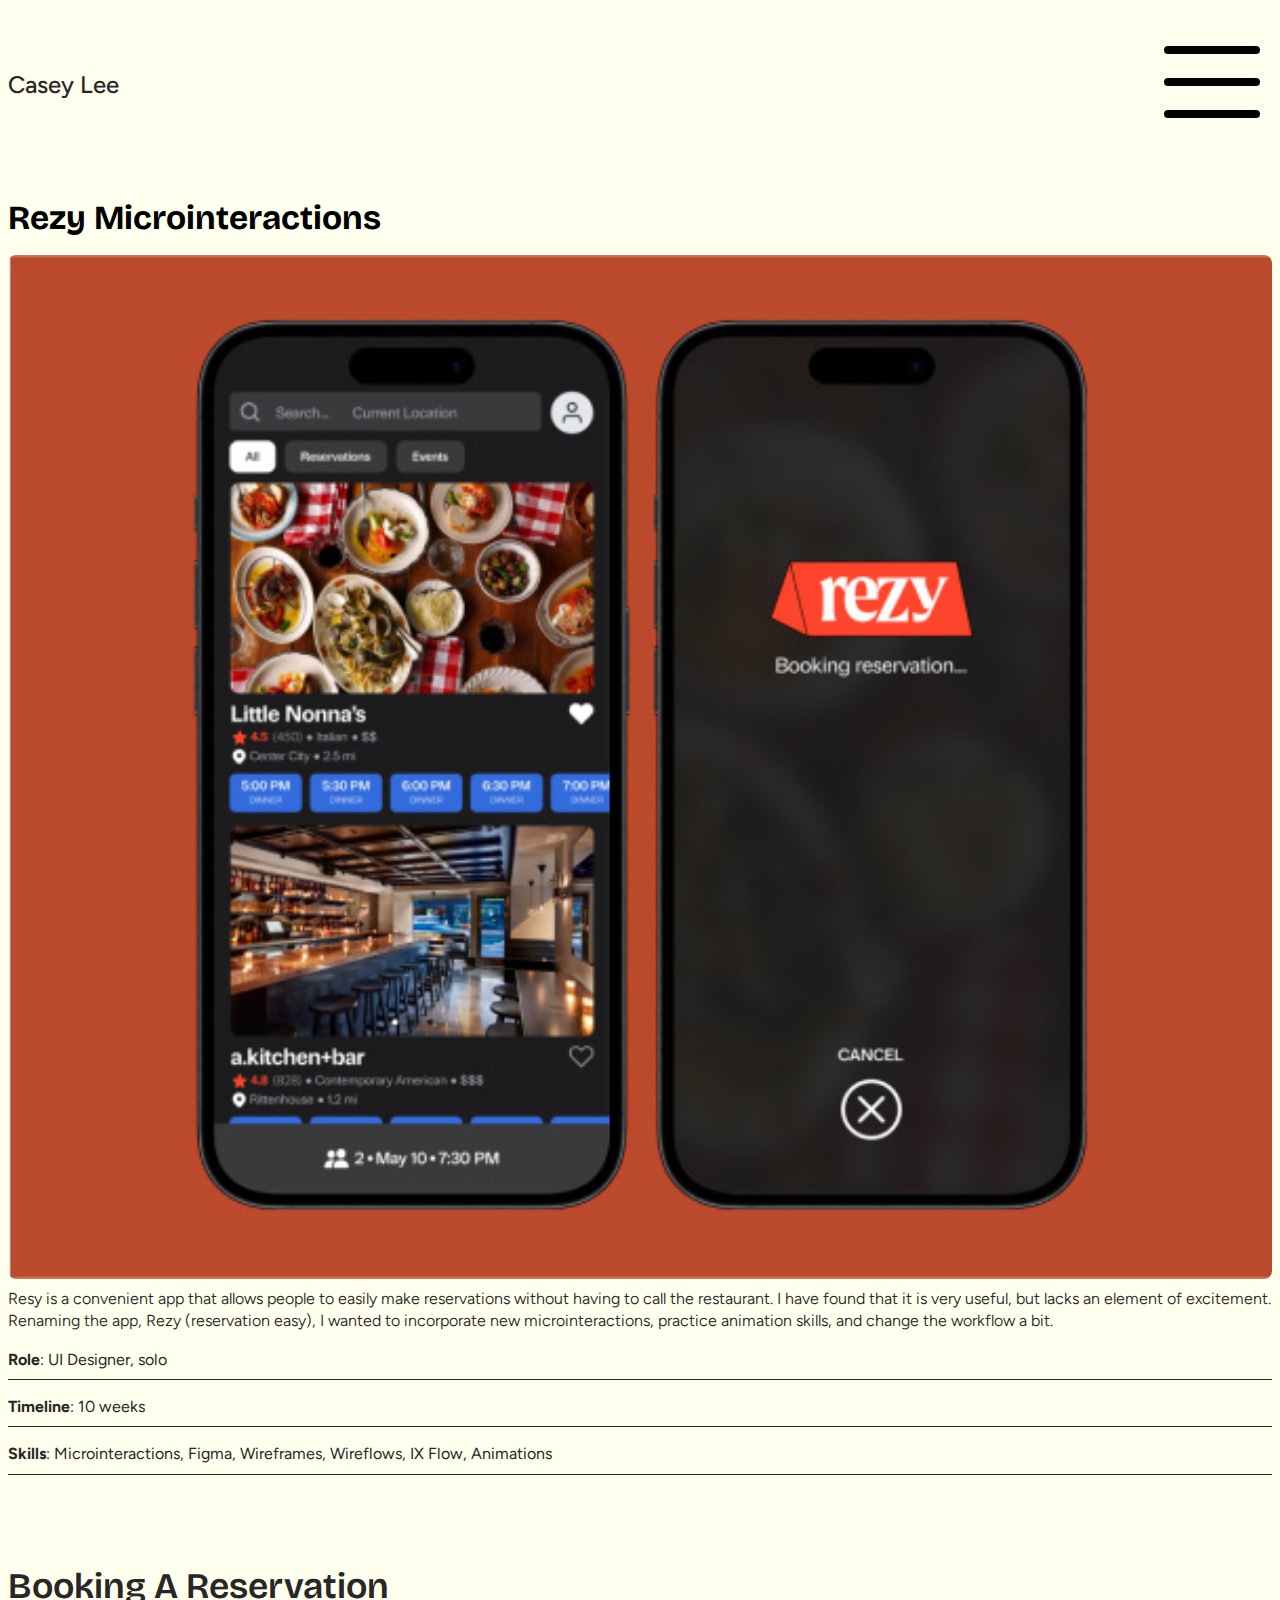
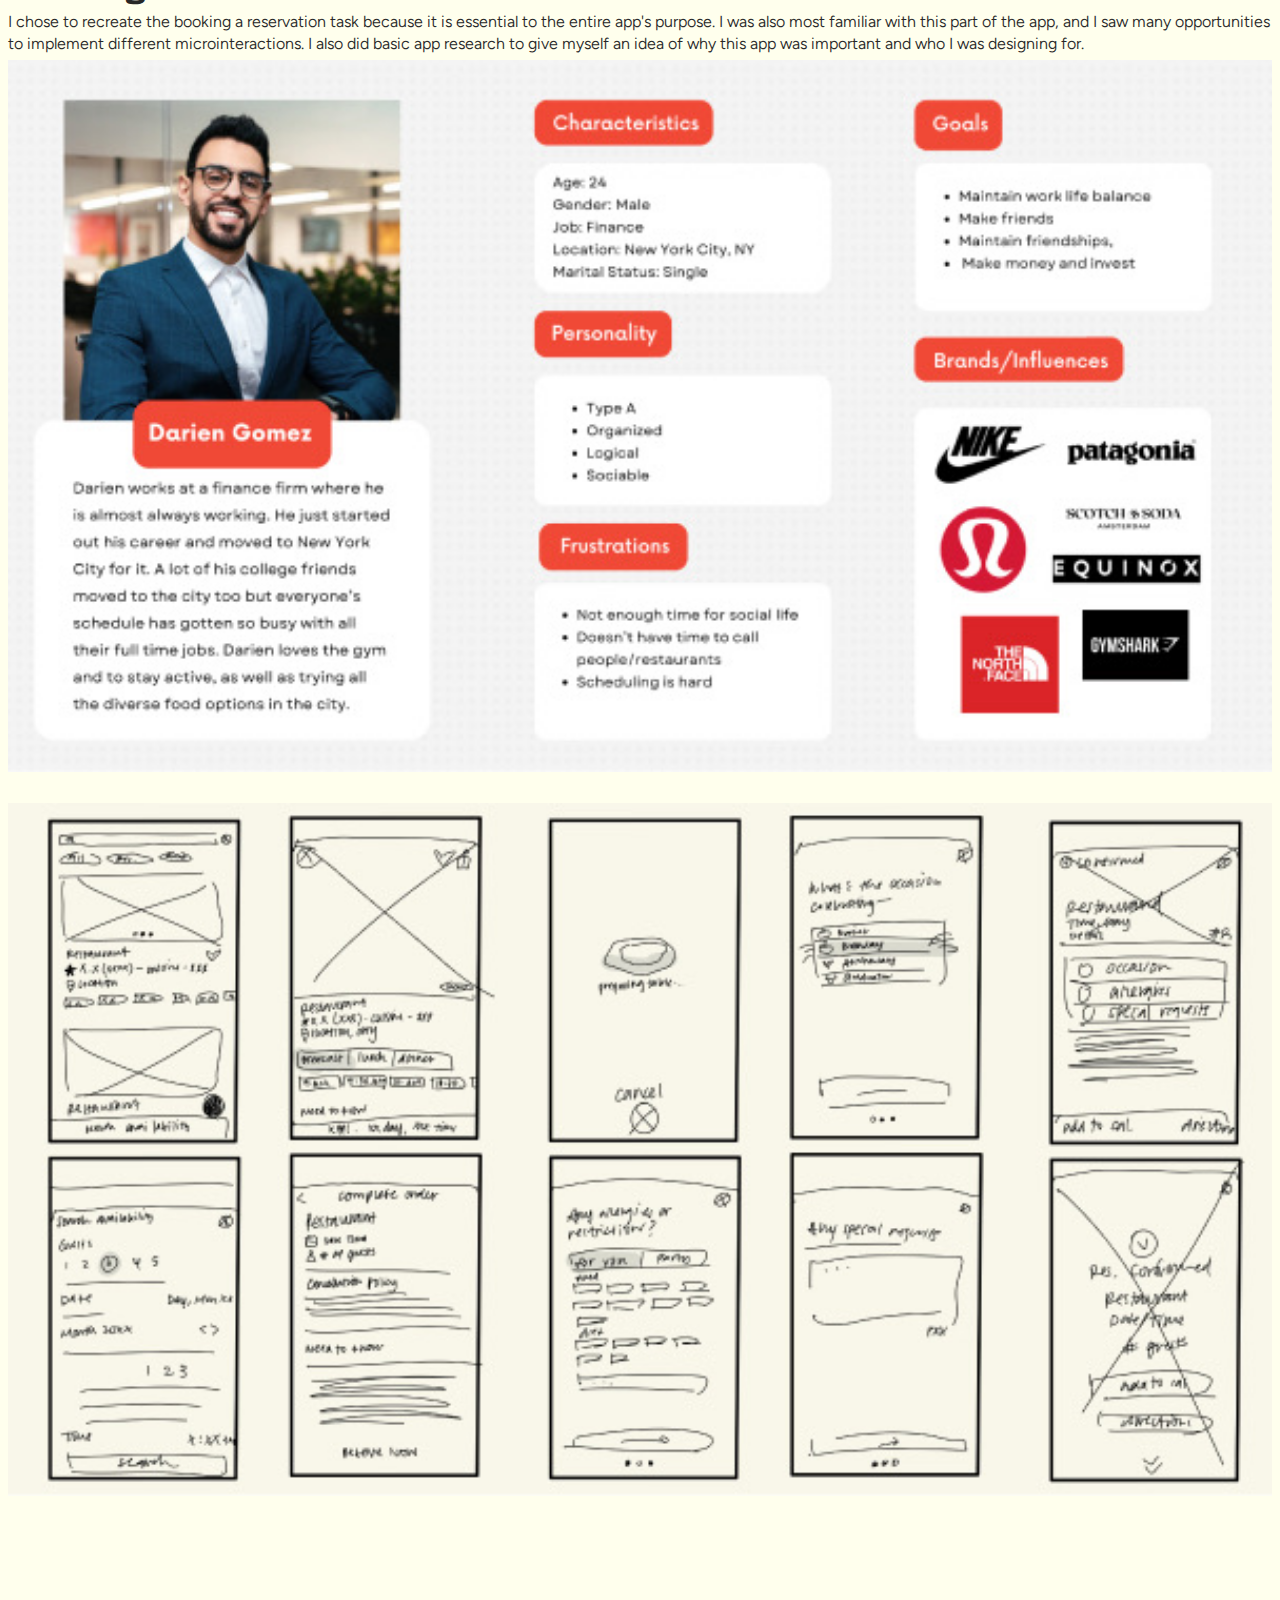
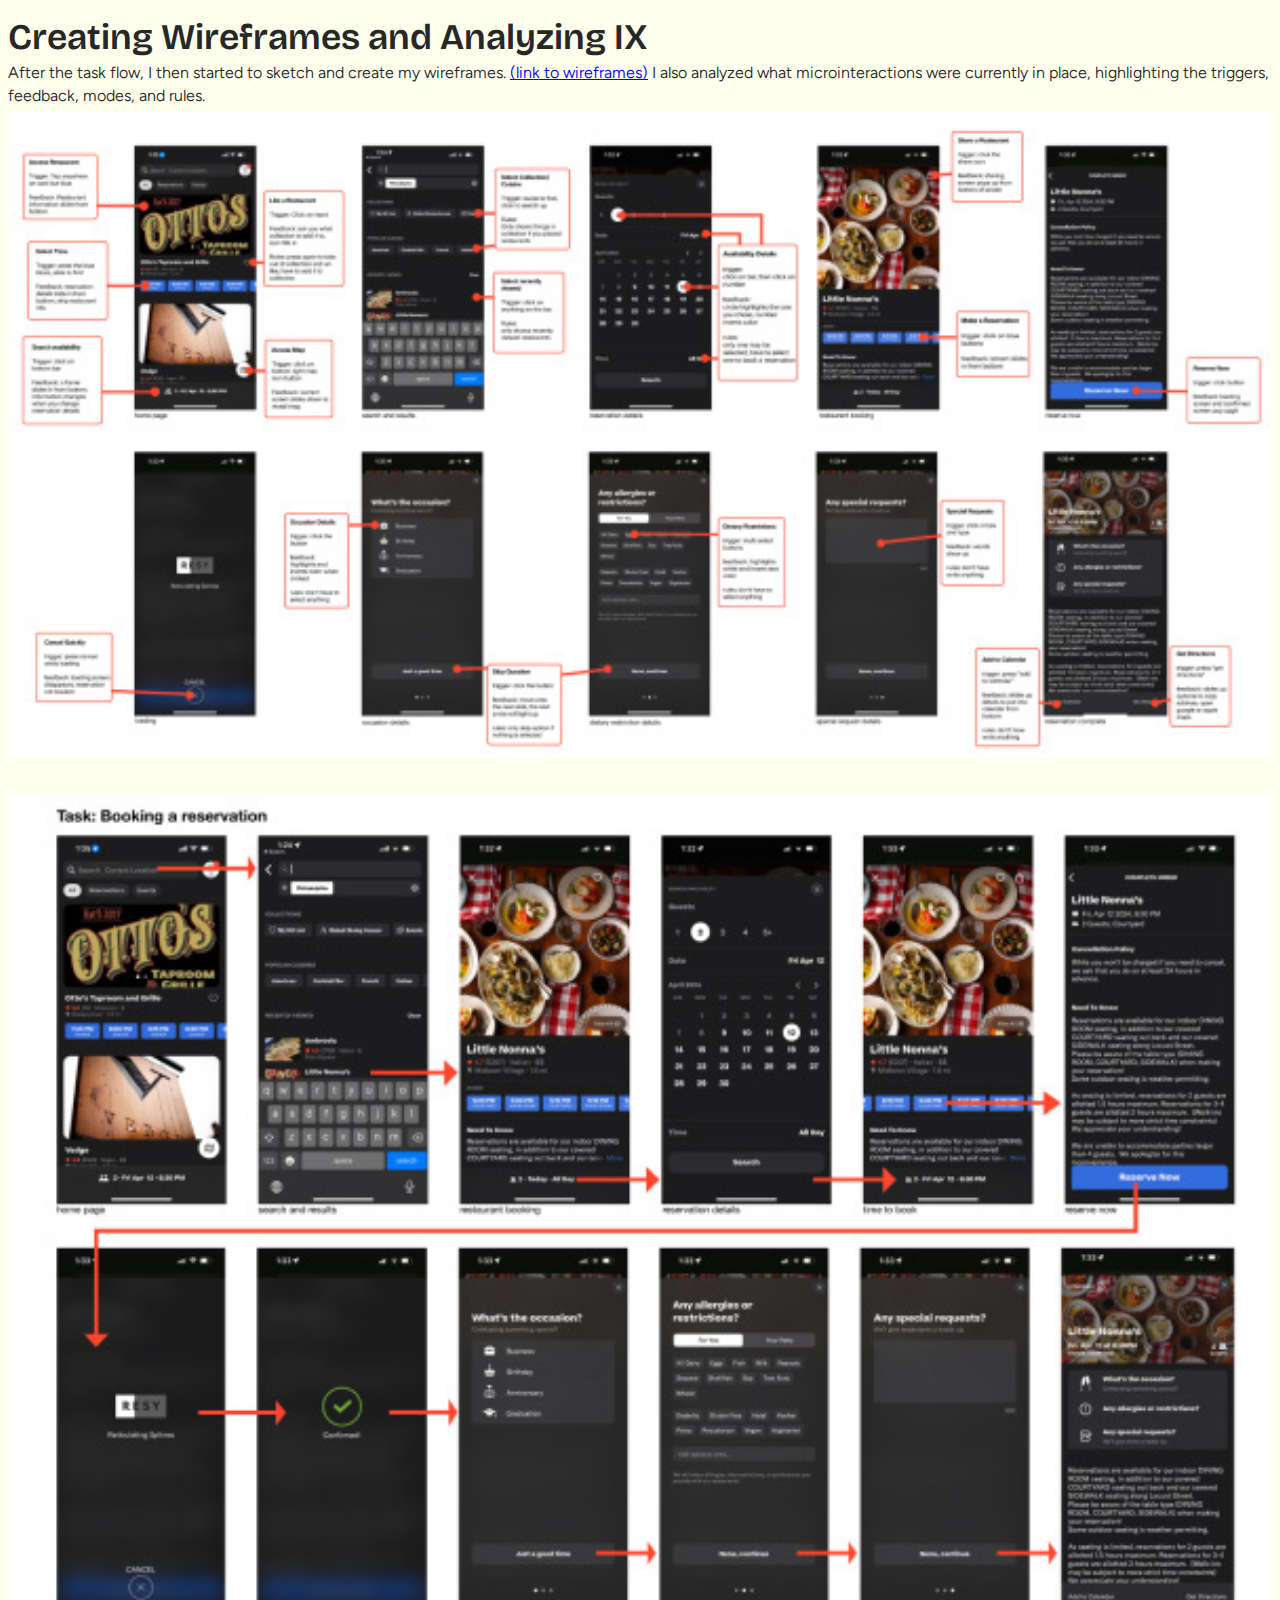
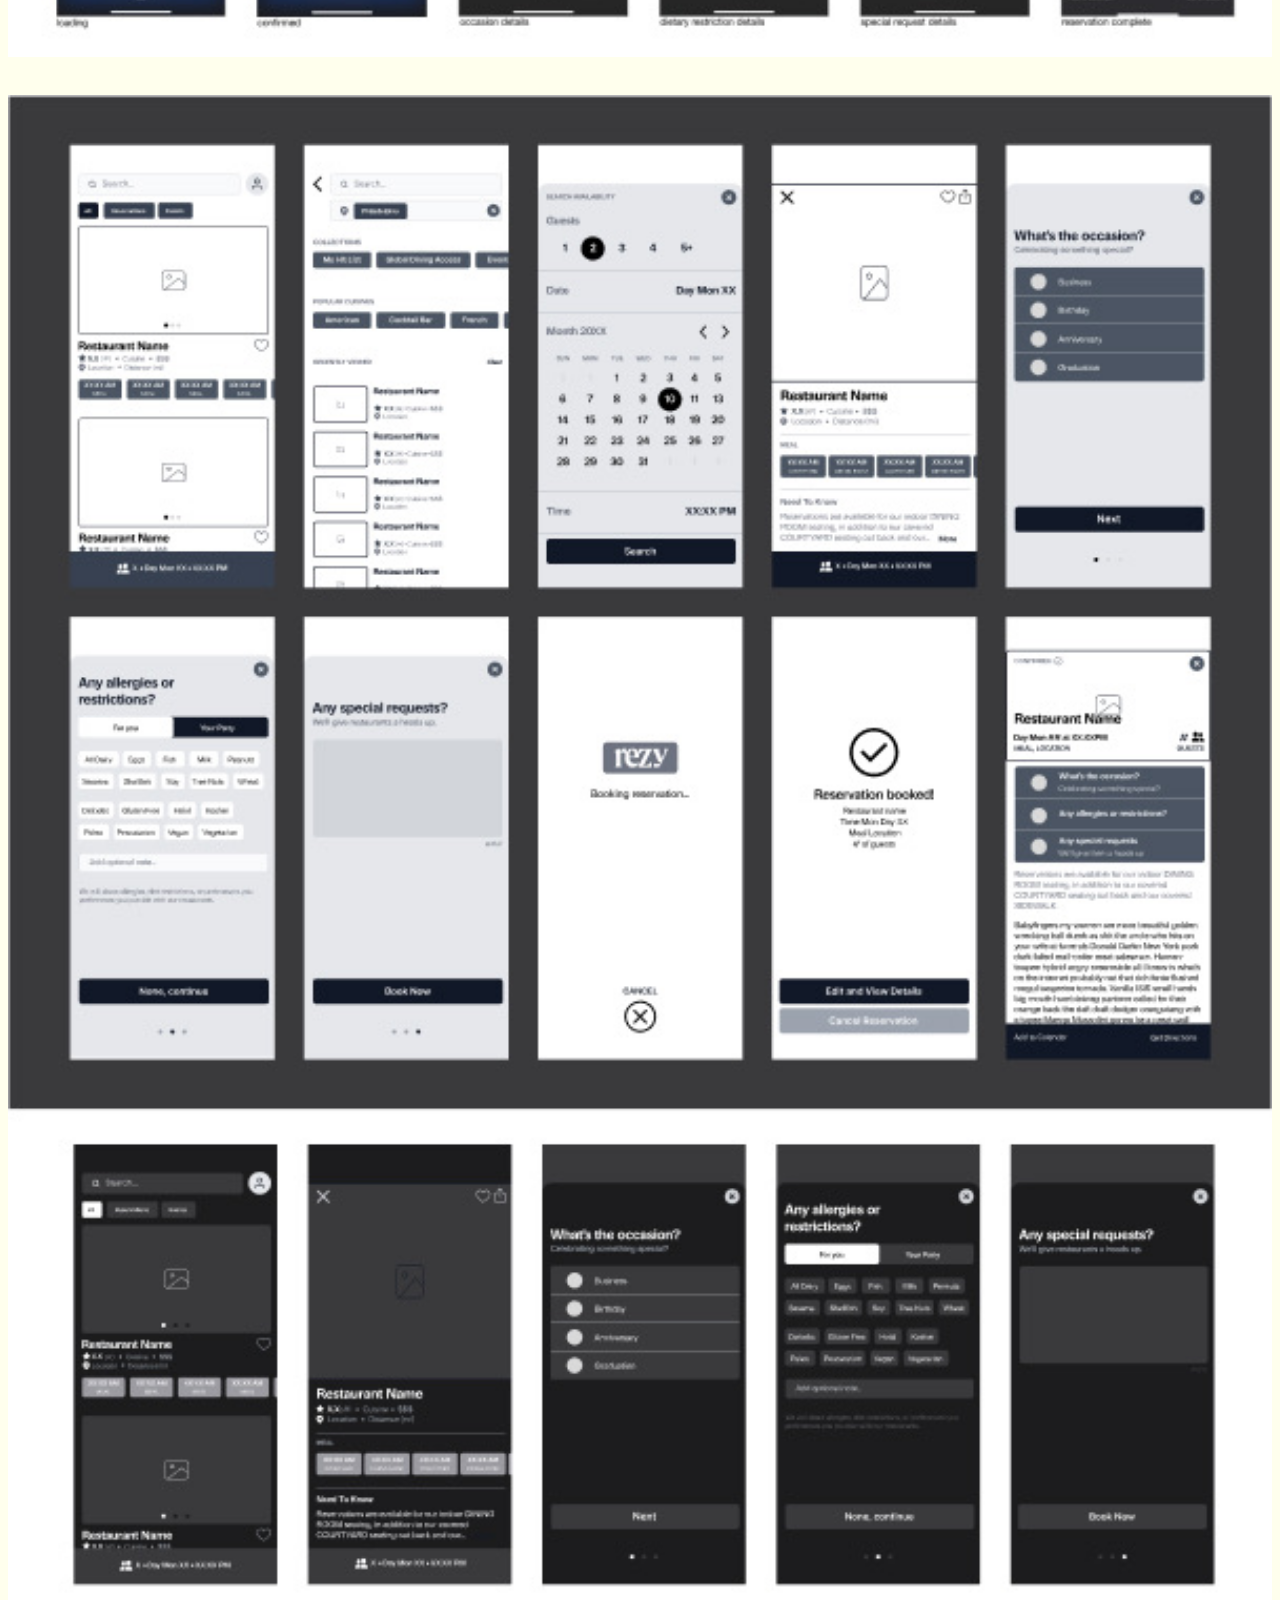
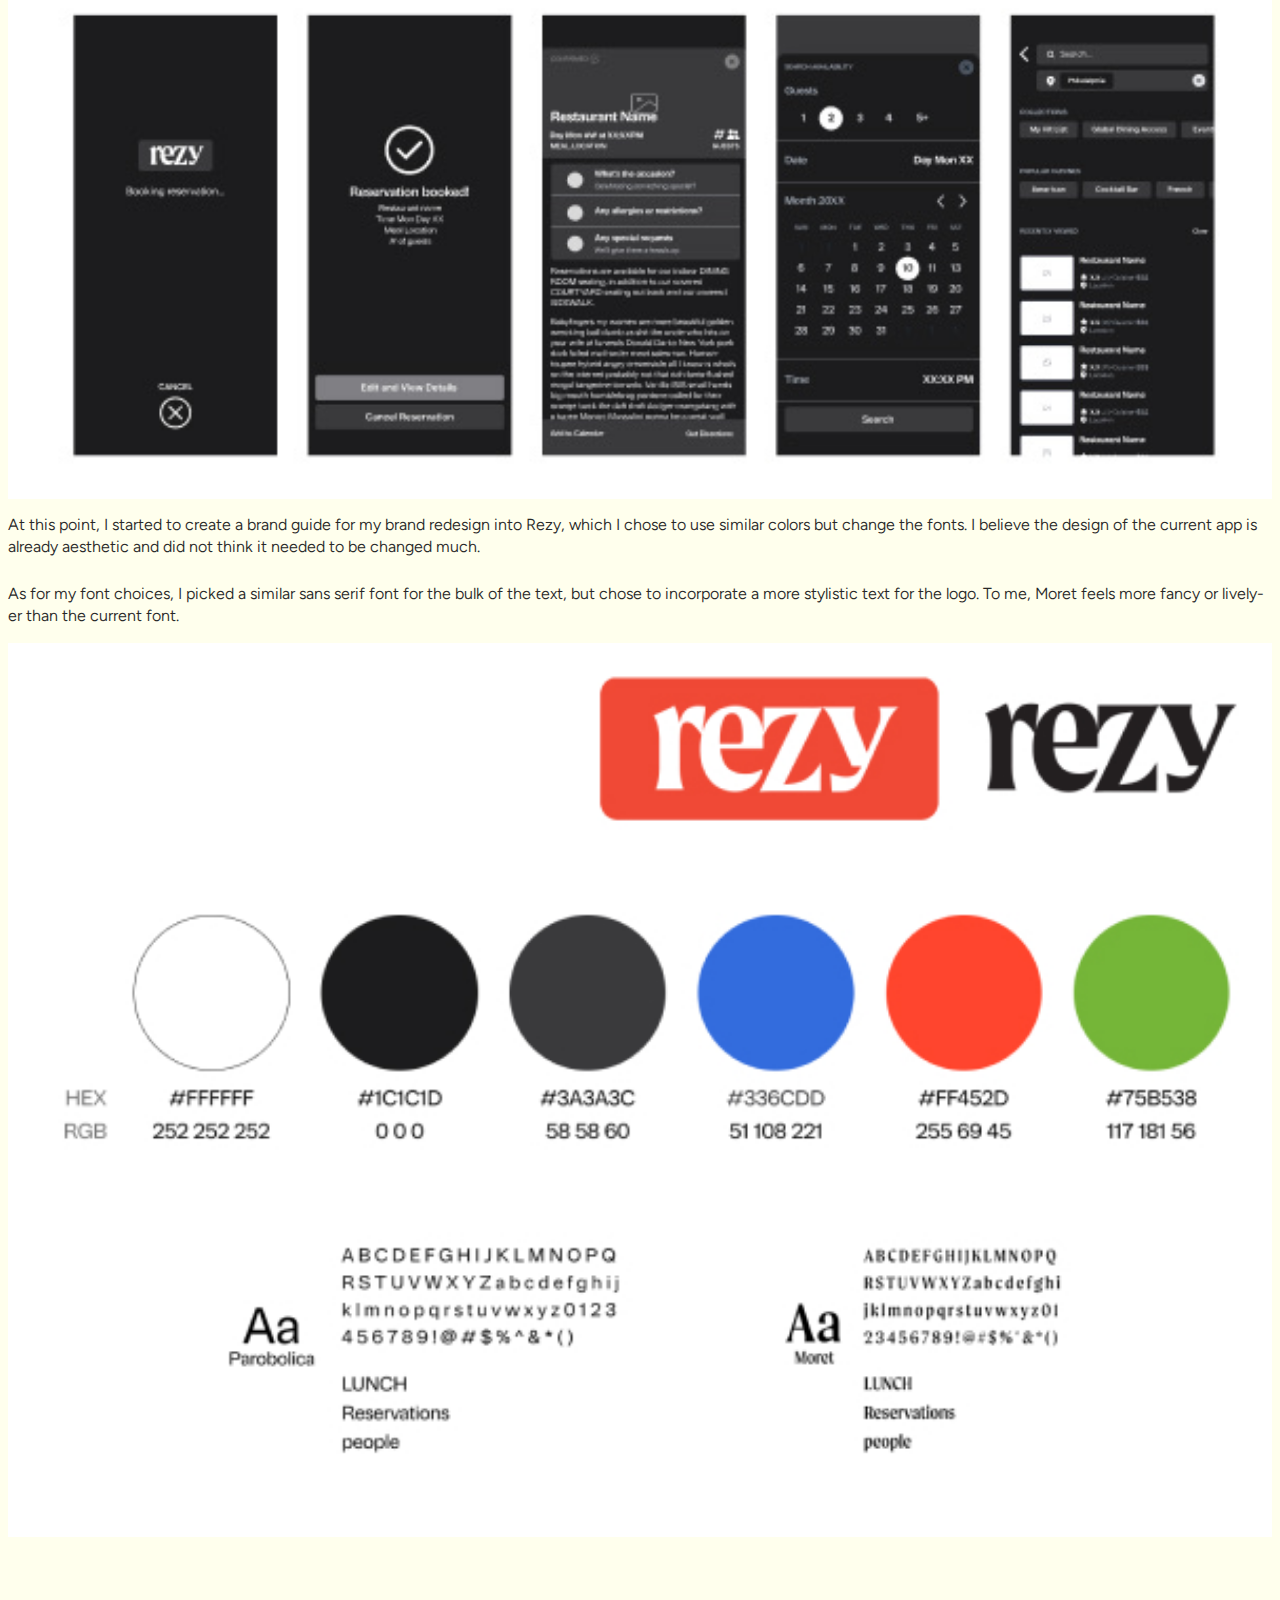
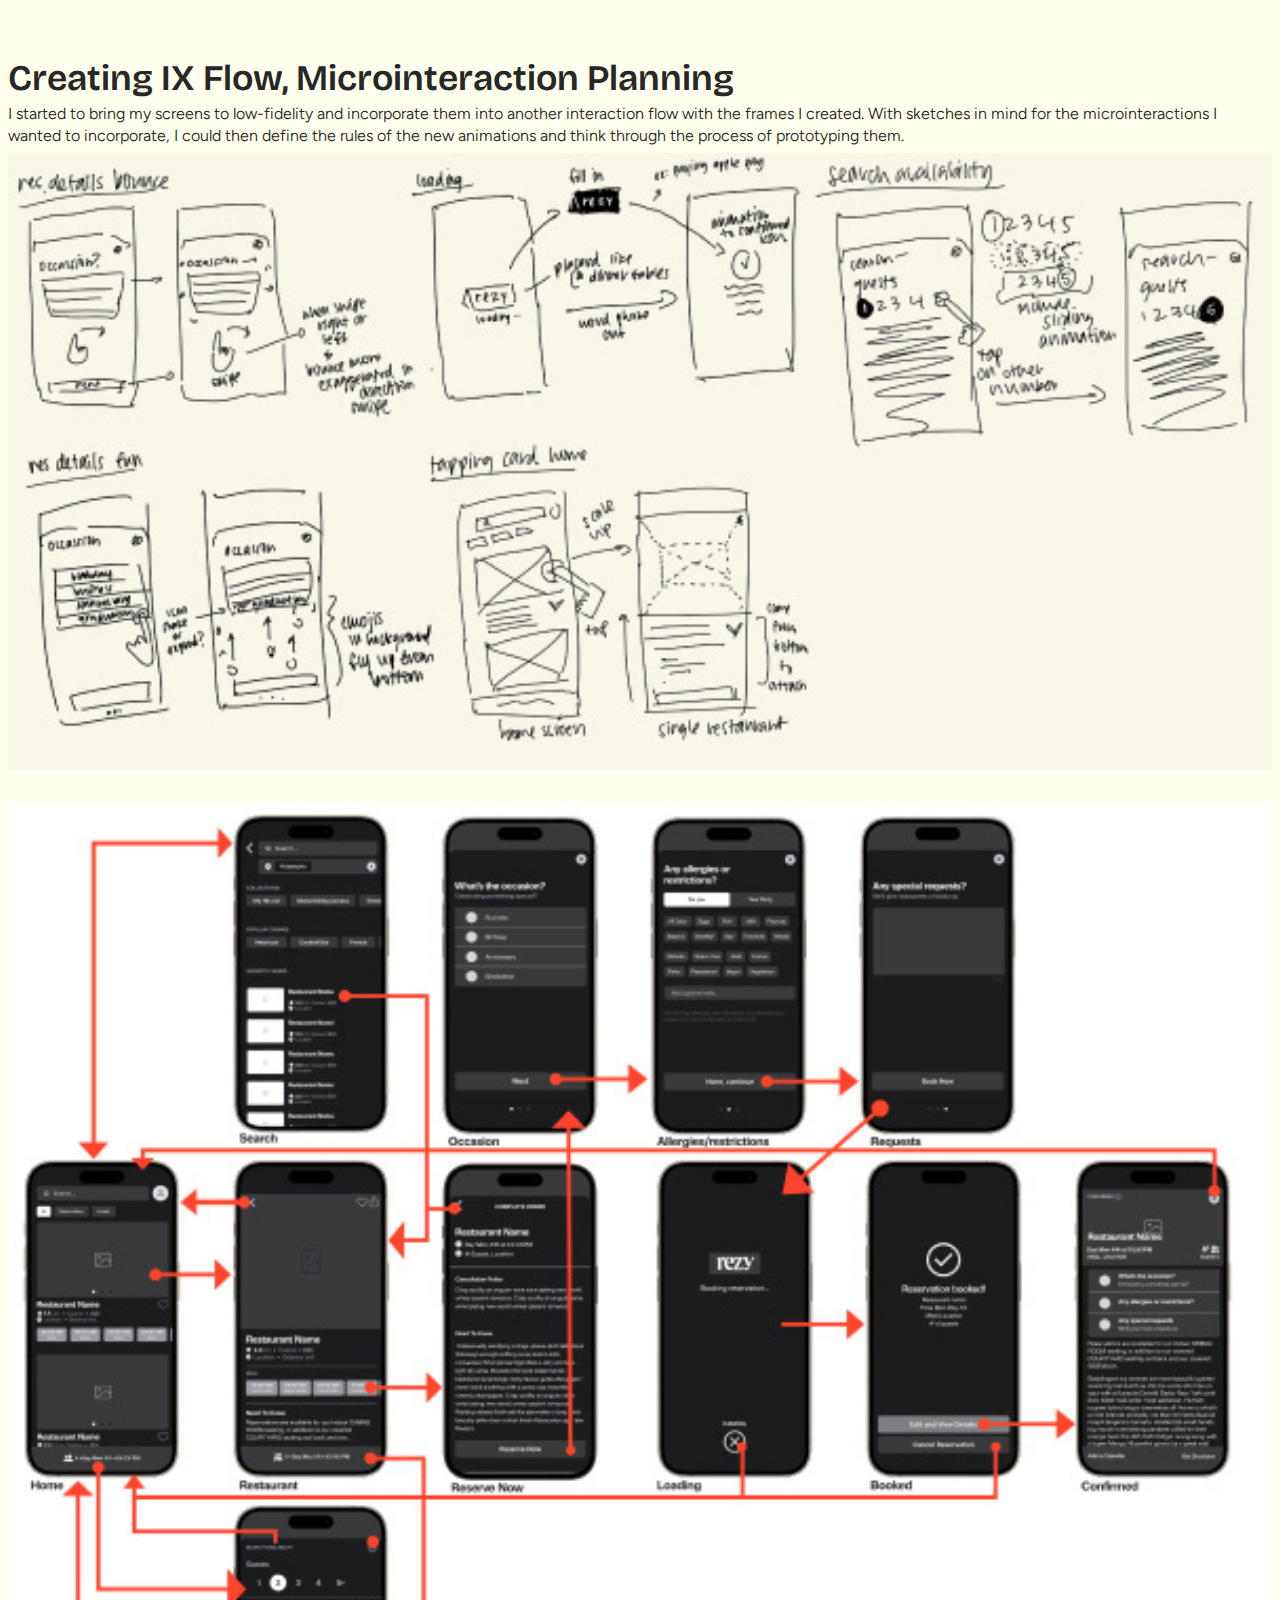
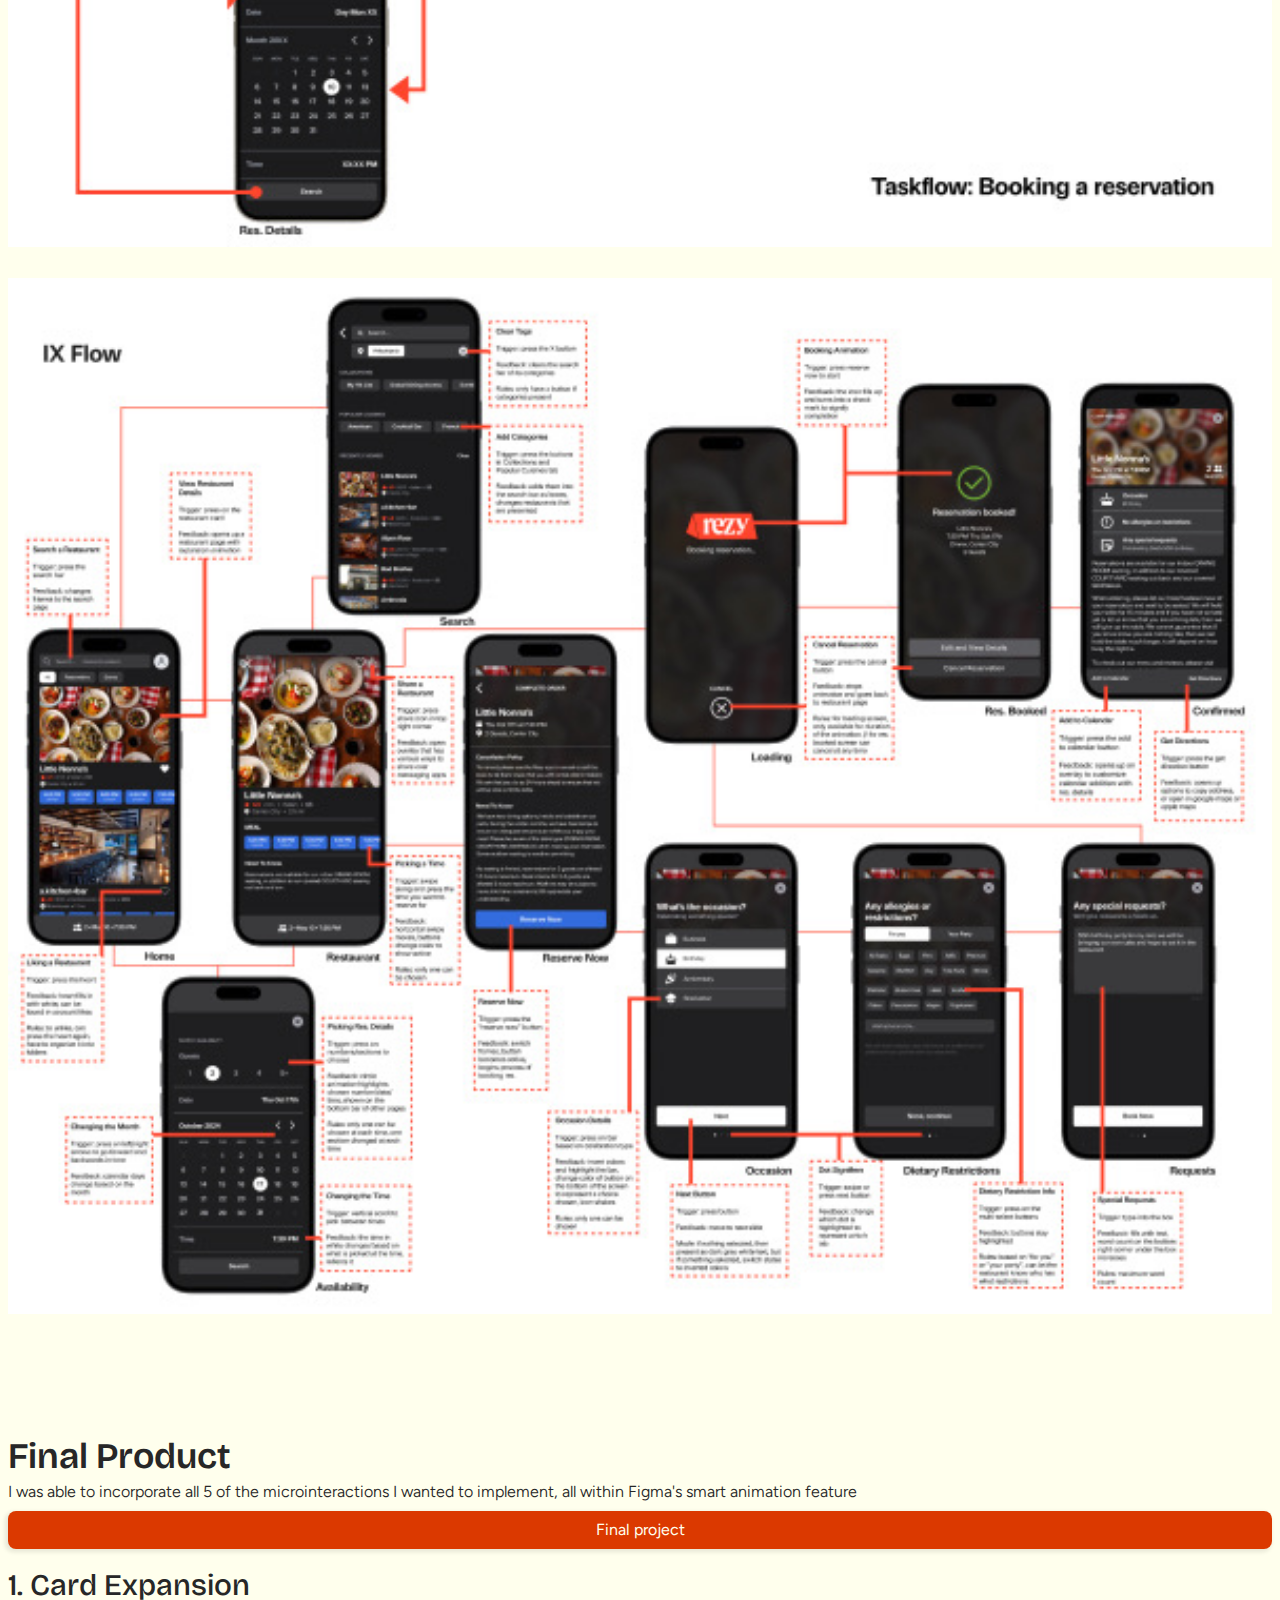
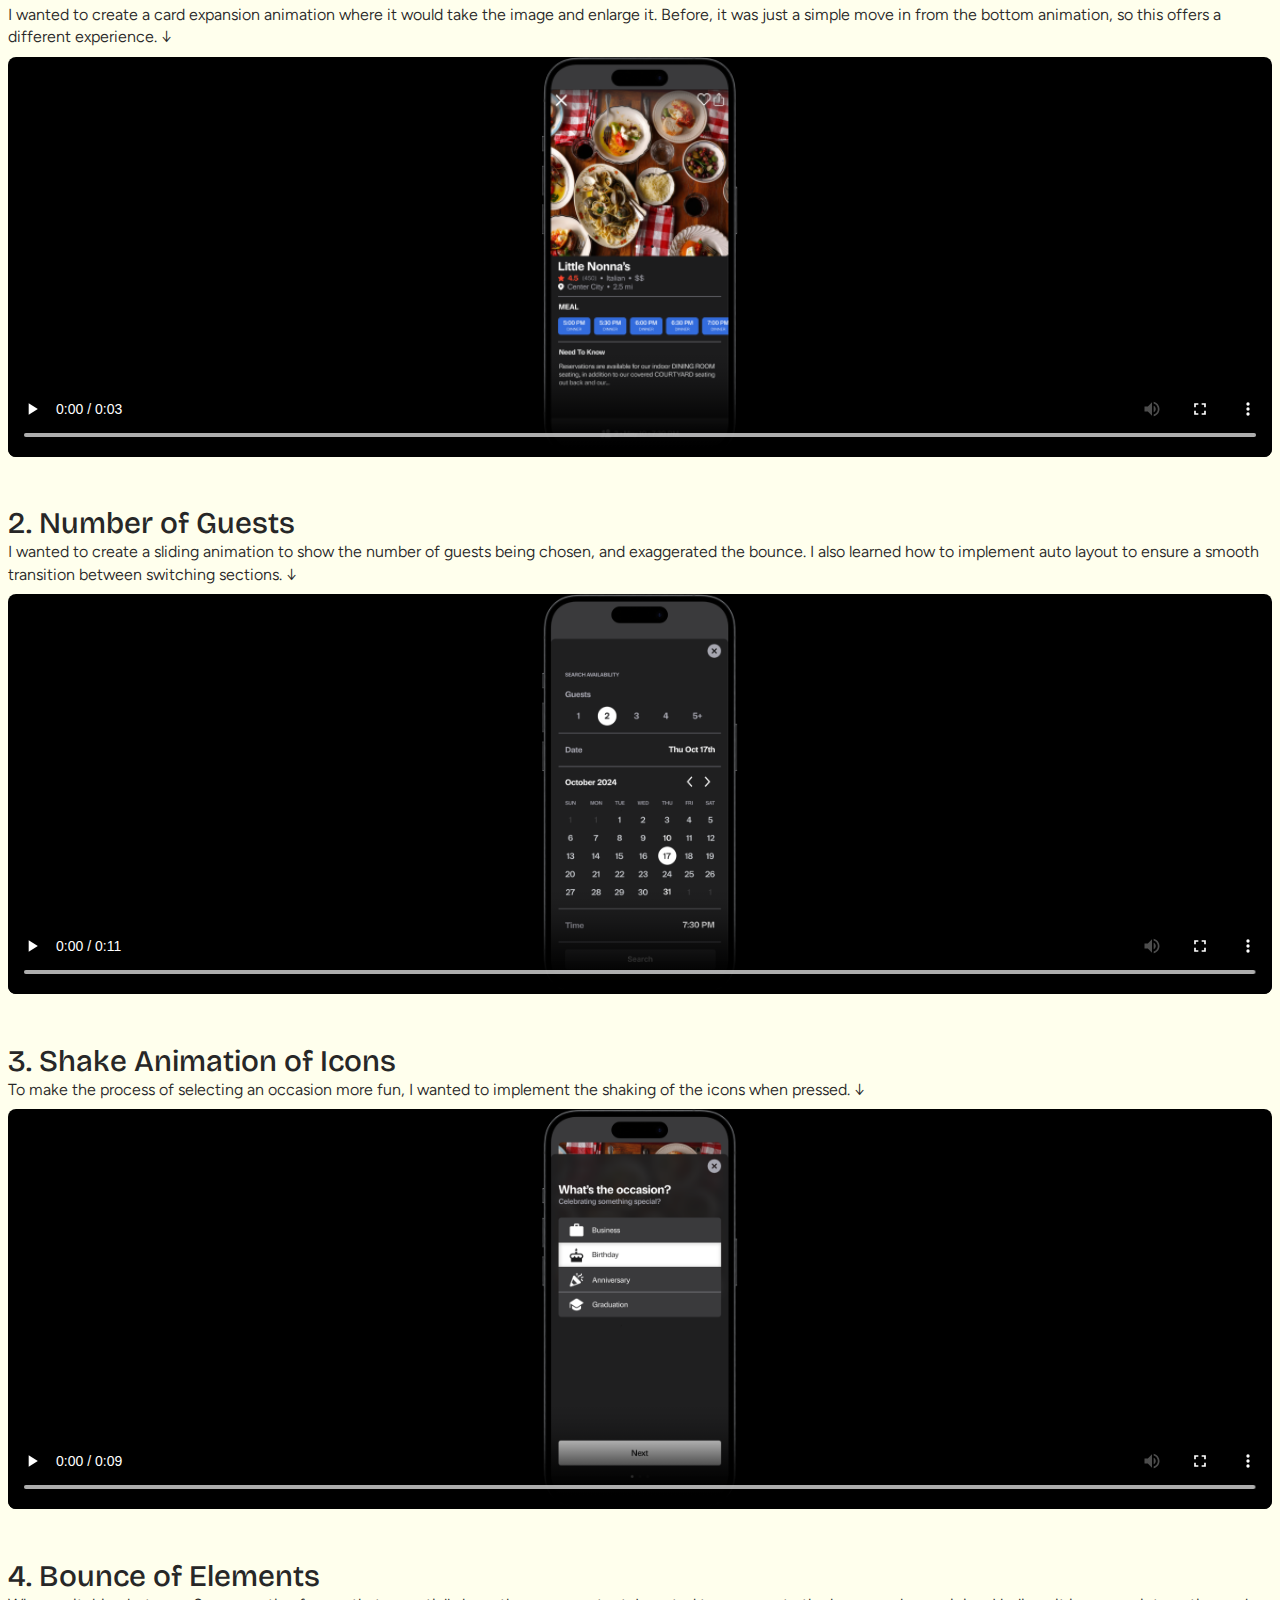
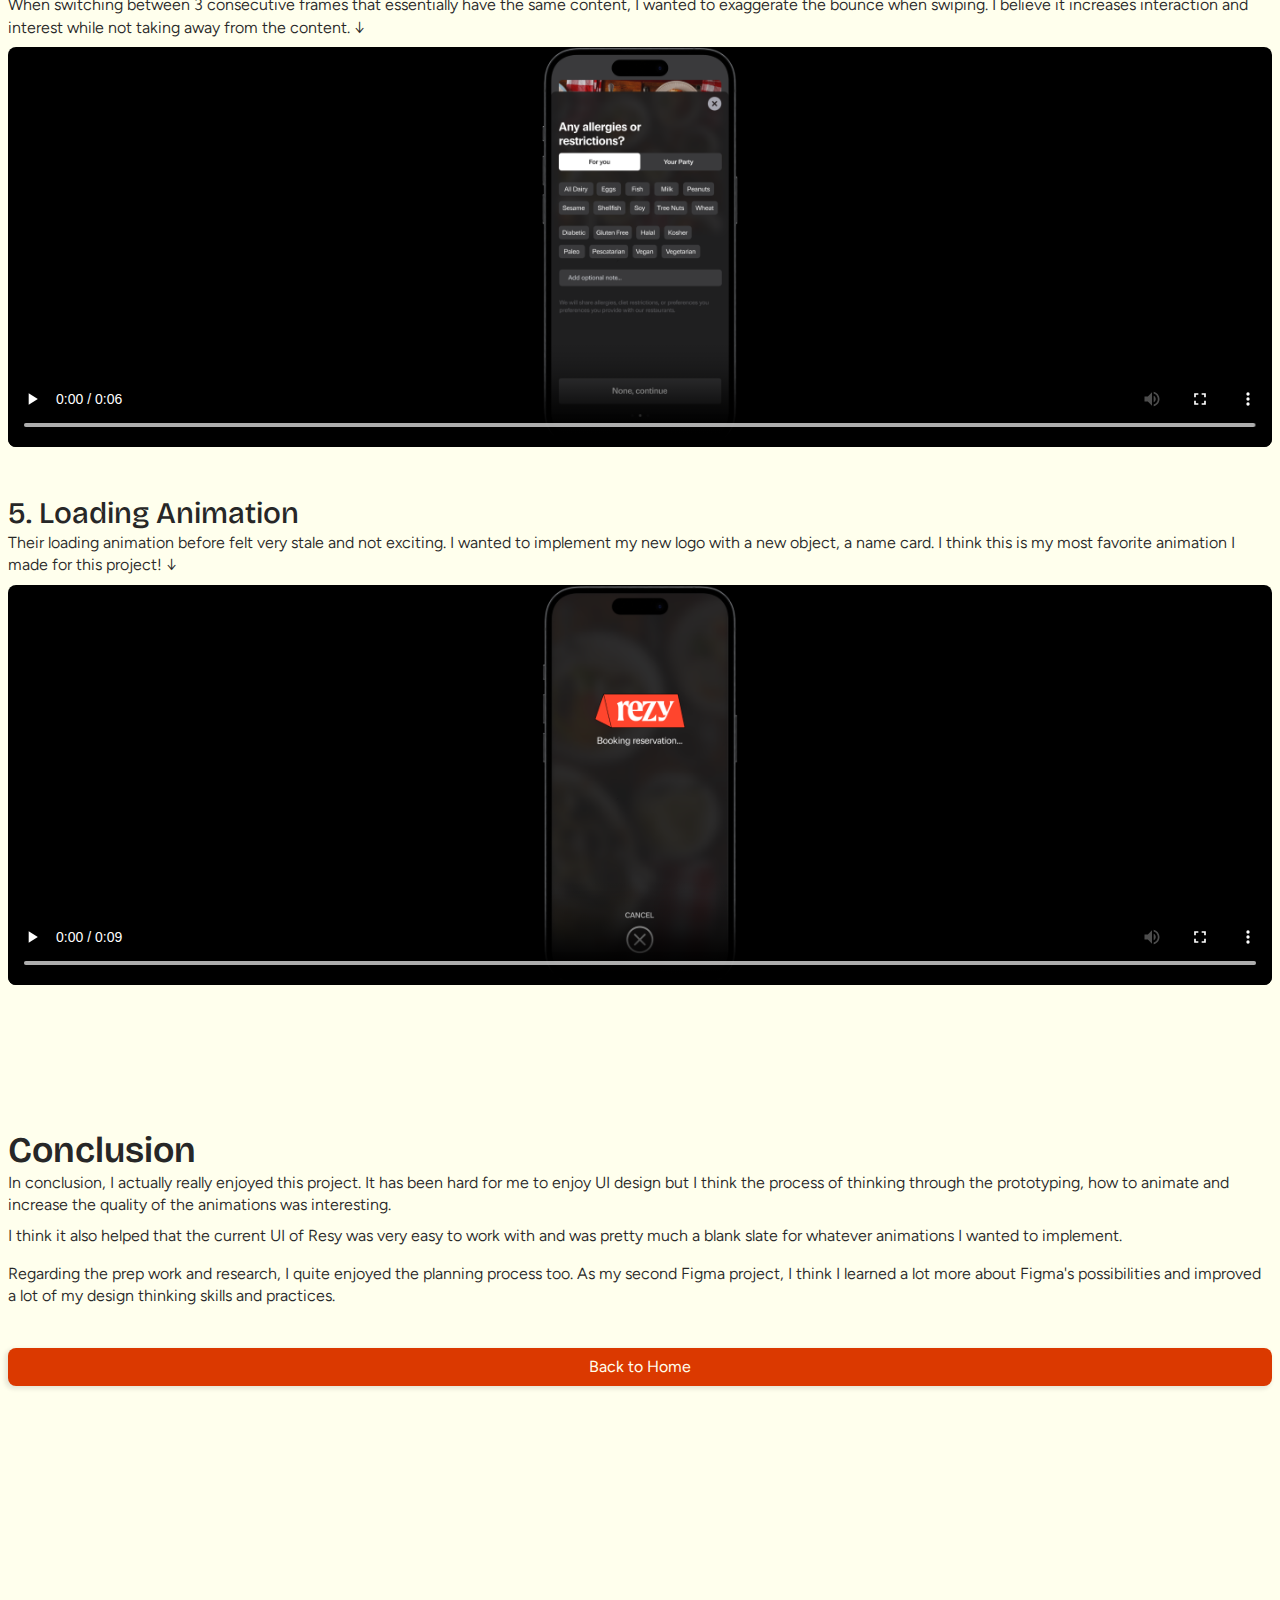
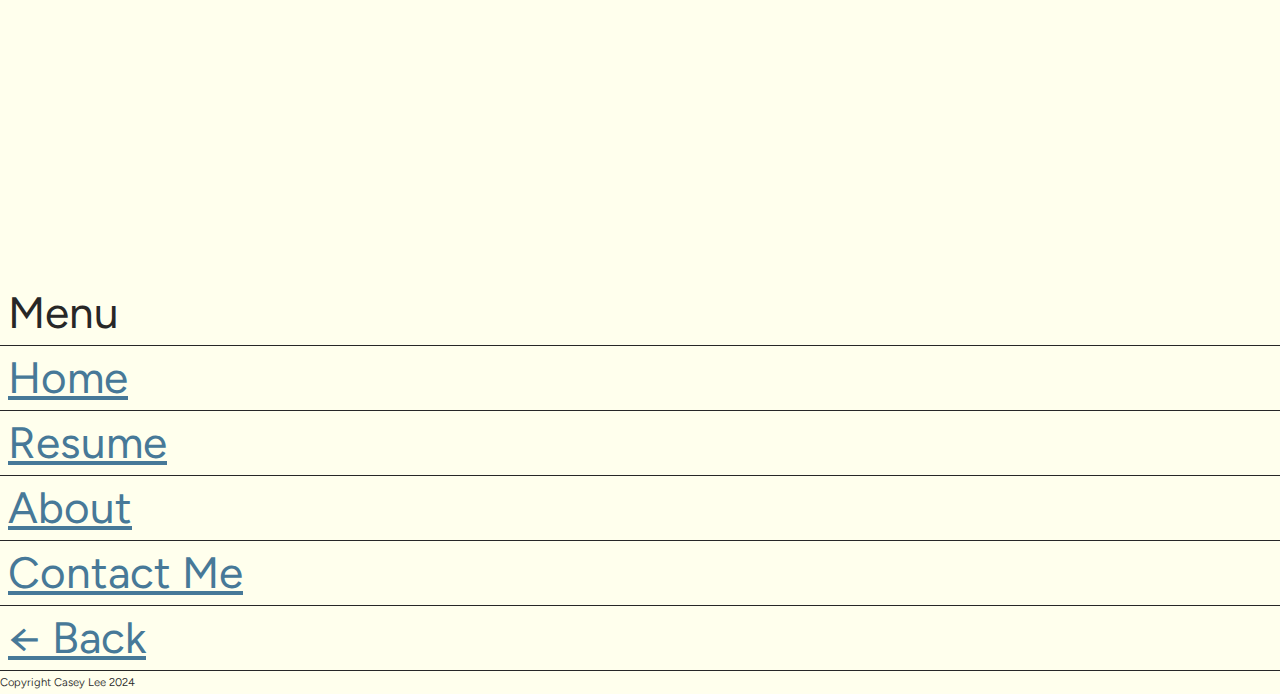
<file: rezy.html>
<!DOCTYPE html>
<html lang="en">
<head>
    <meta charset="UTF-8">
    <meta name="viewport" content="width=device-width, initial-scale=1.0">
    <title>Rezy Microinteractions</title>
    <link rel="stylesheet" href="css/normalize.css">
    <link rel="stylesheet" href="css/styles.css">
</head>
<body>
    <header class="with-logo-menu">
        <div id="top-of-page">
            <div> 
                <a class="logo" href="index.html">Casey Lee</a>
            </div>
            <div>
                <a class="menu-icon" href="#bottom"><img src="icons/menu-icon-light-mode.svg" alt="menu"></a>
            </div>
        </div>
    </header>
    <header class="header">
        <h1 class="Rezy">Rezy Microinteractions</h1>        
        <img class="cover" src="graphics/rezy-cover.jpeg" alt="rezy case study cover image">
        <p>
            Resy is a convenient app that allows people to easily make reservations without having to call the restaurant. I have found that it is very useful, but lacks an element of excitement. Renaming the app, Rezy (reservation easy), I wanted to incorporate new microinteractions, practice animation skills, and change the workflow a bit.
        </p>
        <!-- unordered list has lines inbetween with the css -->
        <ul>
            <li><b>Role</b>: UI Designer, solo</li>
            <li><b>Timeline</b>: 10 weeks</li>
            <li><b>Skills</b>: Microinteractions, Figma, Wireframes, Wireflows, IX Flow, Animations</li>
        </ul>
    </header>
    <main>
        <section>
            <h2>Booking A Reservation</h2>
            <p>
                I chose to recreate the booking a reservation task because it is essential to the entire app's purpose. I was also most familiar with this part of the app, and I saw many opportunities to implement different microinteractions. I also did basic app research to give myself an idea of why this app was important and who I was designing for.
            </p>
            <img src="graphics/rezy-persona.jpeg" alt="User Persona">
            <img src="graphics/rezy-task-flow-sketch.jpeg" alt="Task Flow">
        </section>
        <section>
            <h2>Creating Wireframes and Analyzing IX</h2>
            <p>
                After the task flow, I then started to sketch and create my wireframes. <a href="https://www.figma.com/design/awUqphJlNpPBZR8eN6djmG/IDM-213-001-ckl49-Rezy?node-id=1-8050&t=U5UlHxpJDFkLiUD8-1" target="_blank"> (link to wireframes)</a> I also analyzed what microinteractions were currently in place, highlighting the triggers, feedback, modes, and rules.
            </p>
            <div>
                <img src="graphics/rezy-ix-flow-original.jpeg" alt="ix flow">
                <img src="graphics/resy-task-flow.jpeg" alt="task flow">
                <img src="graphics/rezy-wireframes.jpeg" alt="wireframes">
            </div>
            <p>
                At this point, I started to create a brand guide for my brand redesign into Rezy, which I chose to use similar colors but change the fonts. I believe the design of the current app is already aesthetic and did not think it needed to be changed much. 
            </p>
            <p>As for my font choices, I picked a similar sans serif font for the bulk of the text, but chose to incorporate a more stylistic text for the logo. To me, Moret feels more fancy or lively-er than the current font.</p>
            <img src="graphics/rezy-style-guide.jpg" alt="styles">
        </section>
        <section>
            <h2>Creating IX Flow, Microinteraction Planning</h2>
            <p>
                I started to bring my screens to low-fidelity and incorporate them into another interaction flow with the frames I created. With sketches in mind for the microinteractions I wanted to incorporate, I could then define the rules of the new animations and think through the process of prototyping them.
            </p>
            <img src="graphics/rezy-microinteraction-sketches.jpeg" alt="sketches">
            <img src="graphics/rezy-wireflow.jpeg" alt="wireflow">
            <img src="graphics/rezy-ix-flow.jpeg" alt="">
        </section>
        <section class="final-product">
            <h2>Final Product</h2>
            <p>
                I was able to incorporate all 5 of the microinteractions I wanted to implement, all within Figma's smart animation feature
            </p>
            <a class="explore-button" id="final-prototype-button" href="https://www.figma.com/design/awUqphJlNpPBZR8eN6djmG/IDM-213-001-ckl49-Rezy?node-id=1-2769&t=U5UlHxpJDFkLiUD8-1" target="_blank">Final project</a>
            <!-- putting in gifs now with their respective descriptions -->
            <div>
                <h3>1. Card Expansion</h3>
                <p>I wanted to create a card expansion animation where it would take the image and enlarge it. Before, it was just a simple move in from the bottom animation, so this offers a different experience. ↓</p>
                <video width="300" height="400" controls poster="graphics/rezy-poster-card.png">
                    <source src="video/rezy-expansion.mp4" type="video/mp4">
                </video>
                <!-- the videos are all 300x400 and have controls and posters, make sure to make background black so it looks seamless -->
            </div>
            <div>
                <h3>2. Number of Guests</h3>
                <p>I wanted to create a sliding animation to show the number of guests being chosen, and exaggerated the bounce. I also learned how to implement auto layout to ensure a smooth transition between switching sections. ↓</p>
                <video width="300" height="400" controls poster="graphics/rezy-poster-guest.png">
                    <source src="video/rezy-guests.mp4" type="video/mp4">
                  </video>
            </div>
            <div>
                <h3>3. Shake Animation of Icons</h3>
                <p>To make the process of selecting an occasion more fun, I wanted to implement the shaking of the icons when pressed. ↓</p>
                <video width="300" height="400" controls poster="graphics/rezy-poster-shake.png">
                    <source src="video/rezy-wiggle.mp4" type="video/mp4">
                  </video>
            </div>
            <div>
                <h3>4. Bounce of Elements</h3>
                <p>When switching between 3 consecutive frames that essentially have the same content, I wanted to exaggerate the bounce when swiping. I believe it increases interaction and interest while not taking away from the content. ↓</p>
                <video width="300" height="400" controls poster="graphics/rezy-poster-bounce.png">
                    <source src="video/rezy-bounce.mp4" type="video/mp4">
                  </video>
            </div>
            <div>
                <h3>5. Loading Animation</h3>
                <p>Their loading animation before felt very stale and not exciting. I wanted to implement my new logo with a new object, a name card. I think this is my most favorite animation I made for this project! ↓</p>
                <video width="300" height="400" controls poster="graphics/rezy-poster-loading.png">
                    <source src="video/rezy-loading.mp4" type="video/mp4">
                  </video>
            </div>
        </section>
        <section class="conclusion">
            <h2>Conclusion</h2>
            <!-- make 3 paragraphs to better readability -->
            <div>
                <p>
                    In conclusion, I actually really enjoyed this project. It has been hard for me to enjoy UI design but I think the process of thinking through the prototyping, how to animate and increase the quality of the animations was interesting. 
                </p>
                <p>
                    I think it also helped that the current UI of Resy was very easy to work with and was pretty much a blank slate for whatever animations I wanted to implement.
                </p>
                <p>
                    Regarding the prep work and research, I quite enjoyed the planning process too. As my second Figma project, I think I learned a lot more about Figma's possibilities and improved a lot of my design thinking skills and practices.
                </p>
            </div>
        </section>
        <div class="justify-center">
            <a class="back-to-home-button" href="index.html">Back to Home</a>
        </div> 
    </main>
    <nav class="main-menu">
        <ul>
            <li>Menu</li>
            <li><a href="/index.html">Home</a></li>
            <li><a href="/resume.html">Resume</a></li>
            <li><a href="/about.html">About</a></li>
            <li><a href="contact.html">Contact Me</a></li>
            <li><a href="#top-of-page">← Back</a></li>
        </ul>
    </nav>
    <div id="bottom">
        <p>Copyright Casey Lee 2024</p>
    </div>
</body>
</html>
</file>
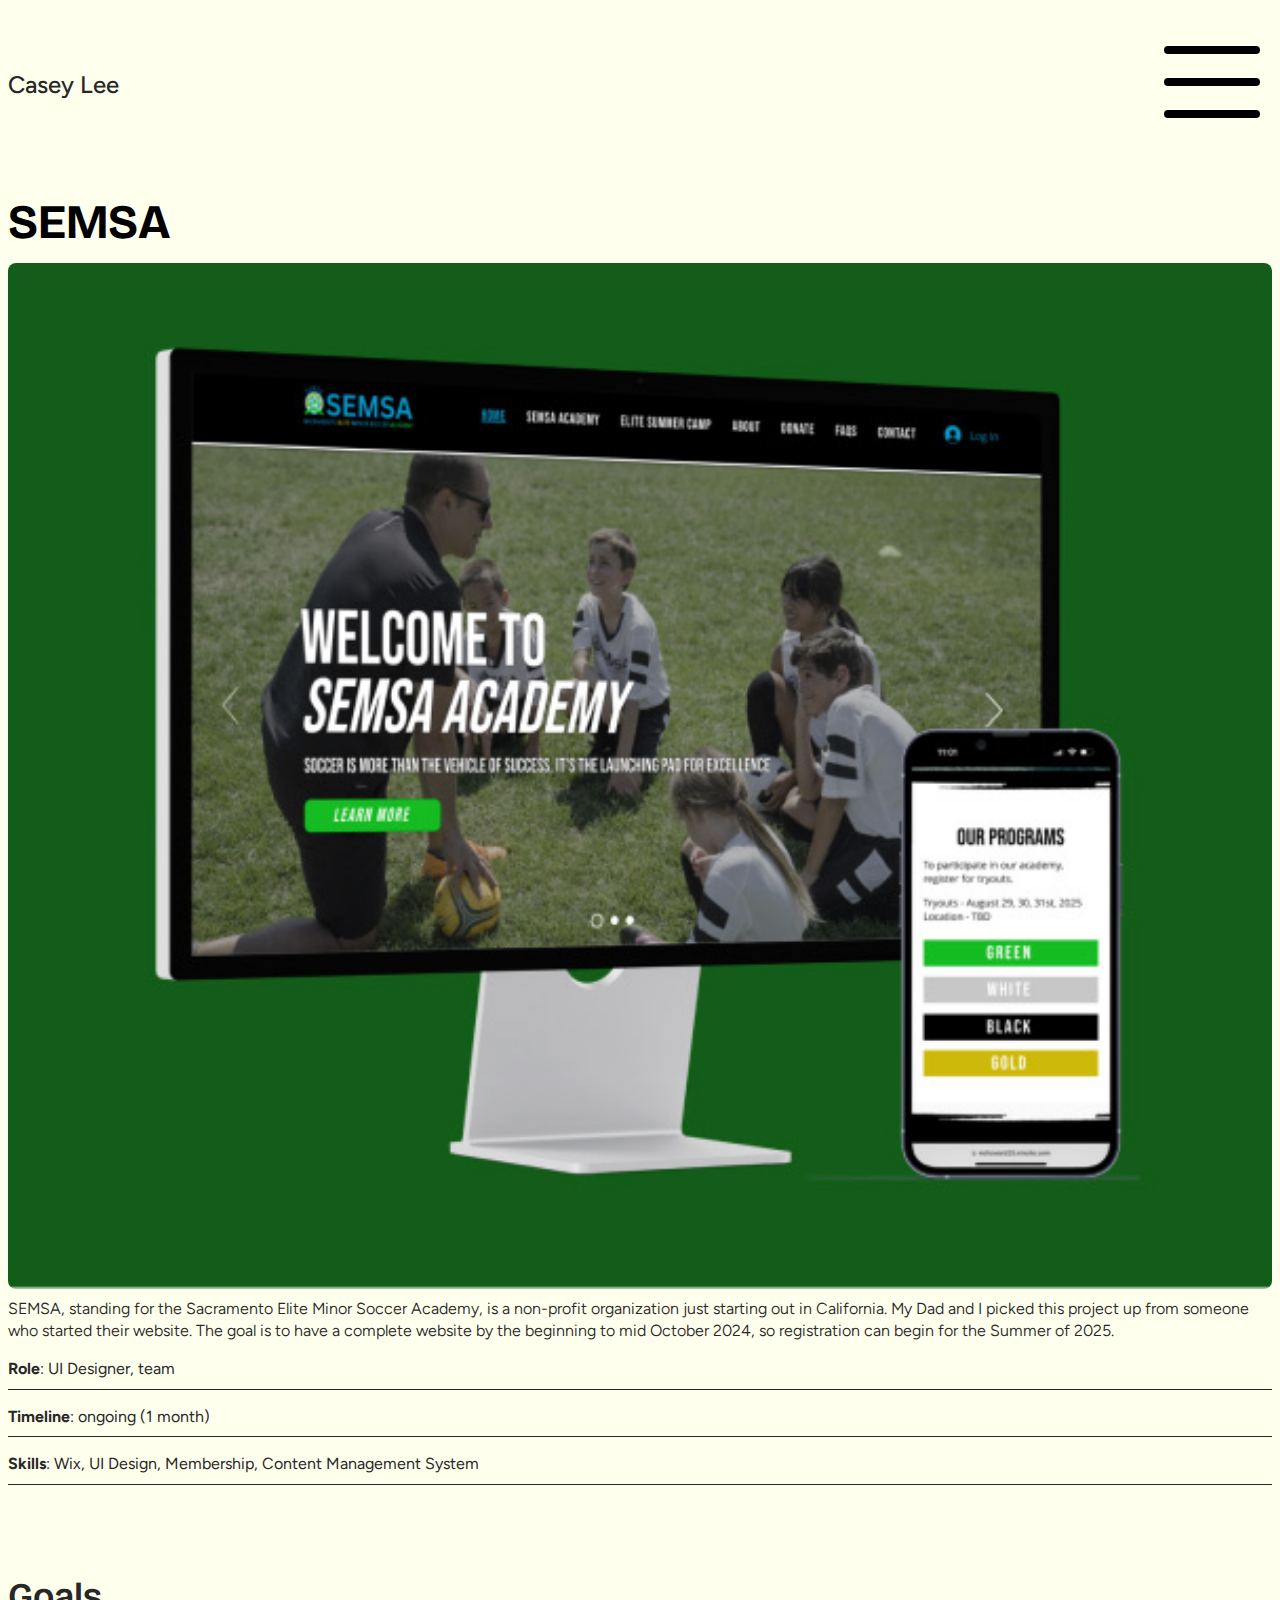
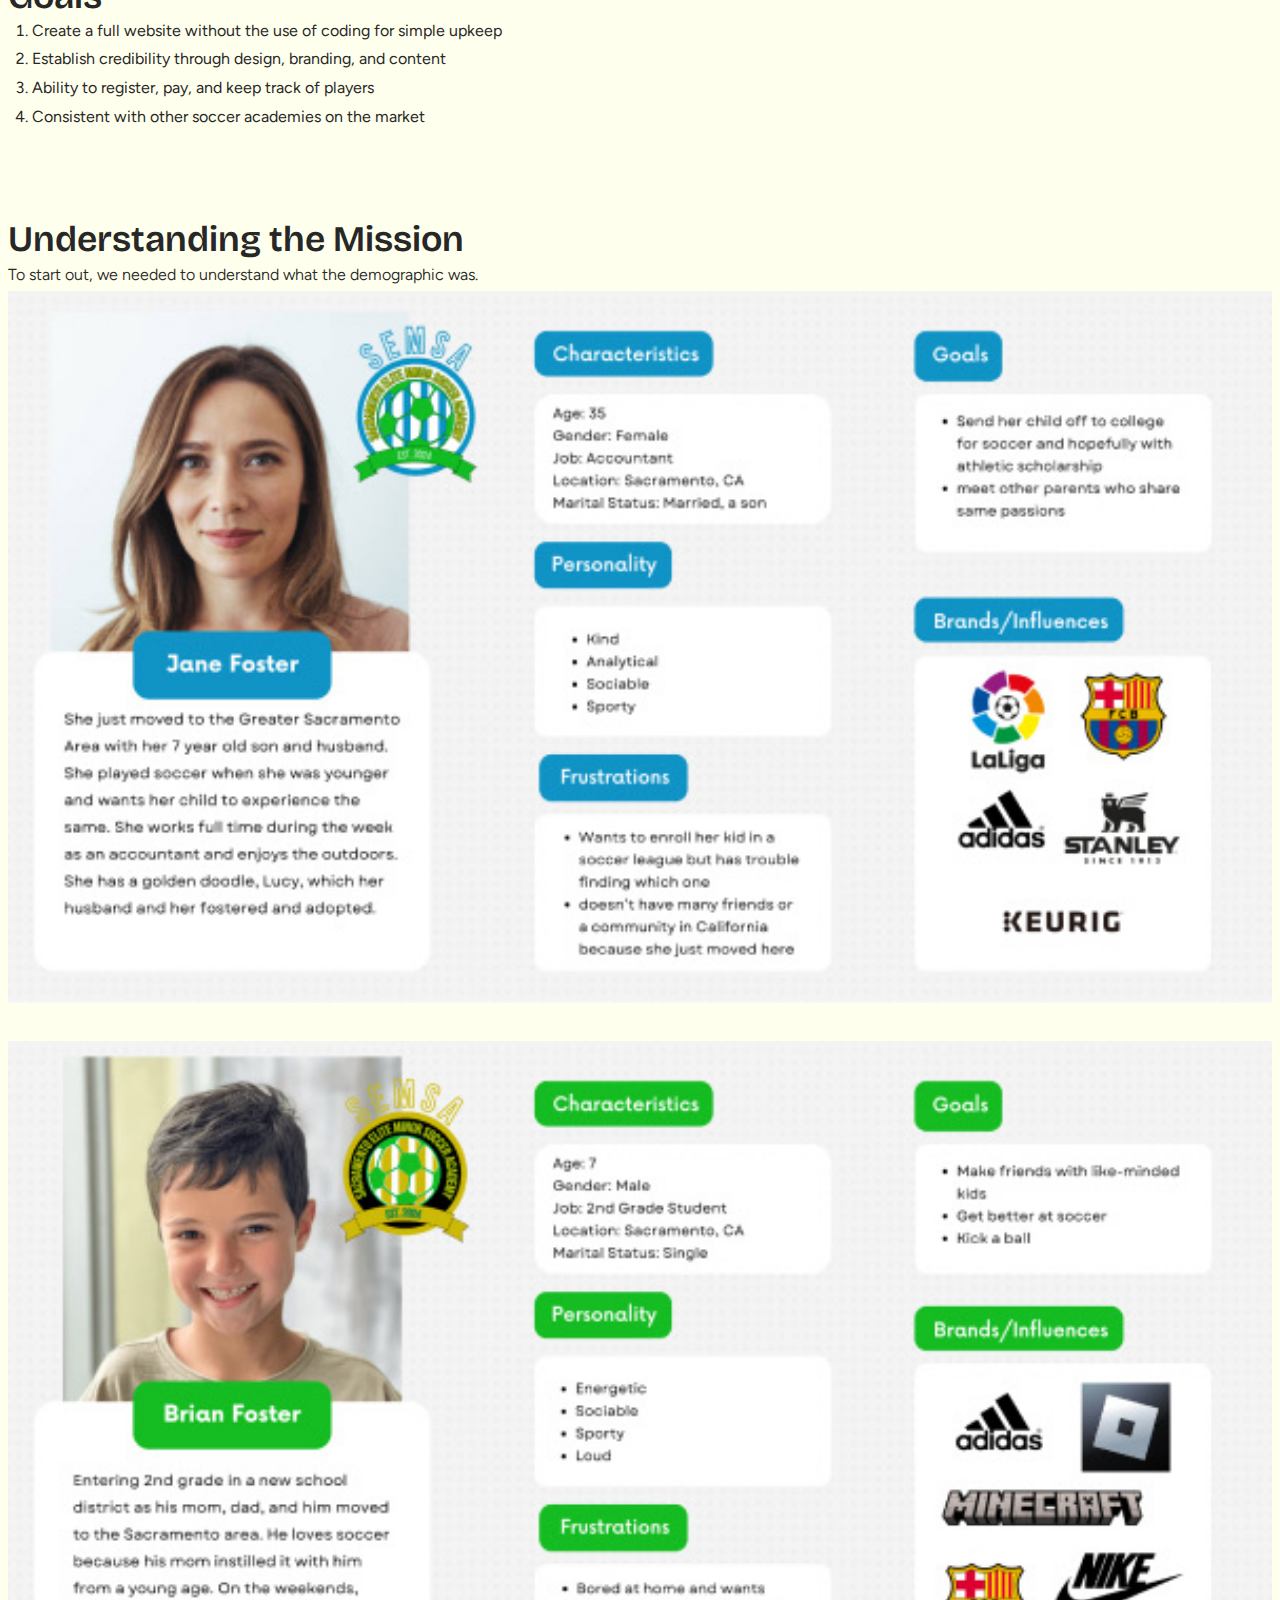
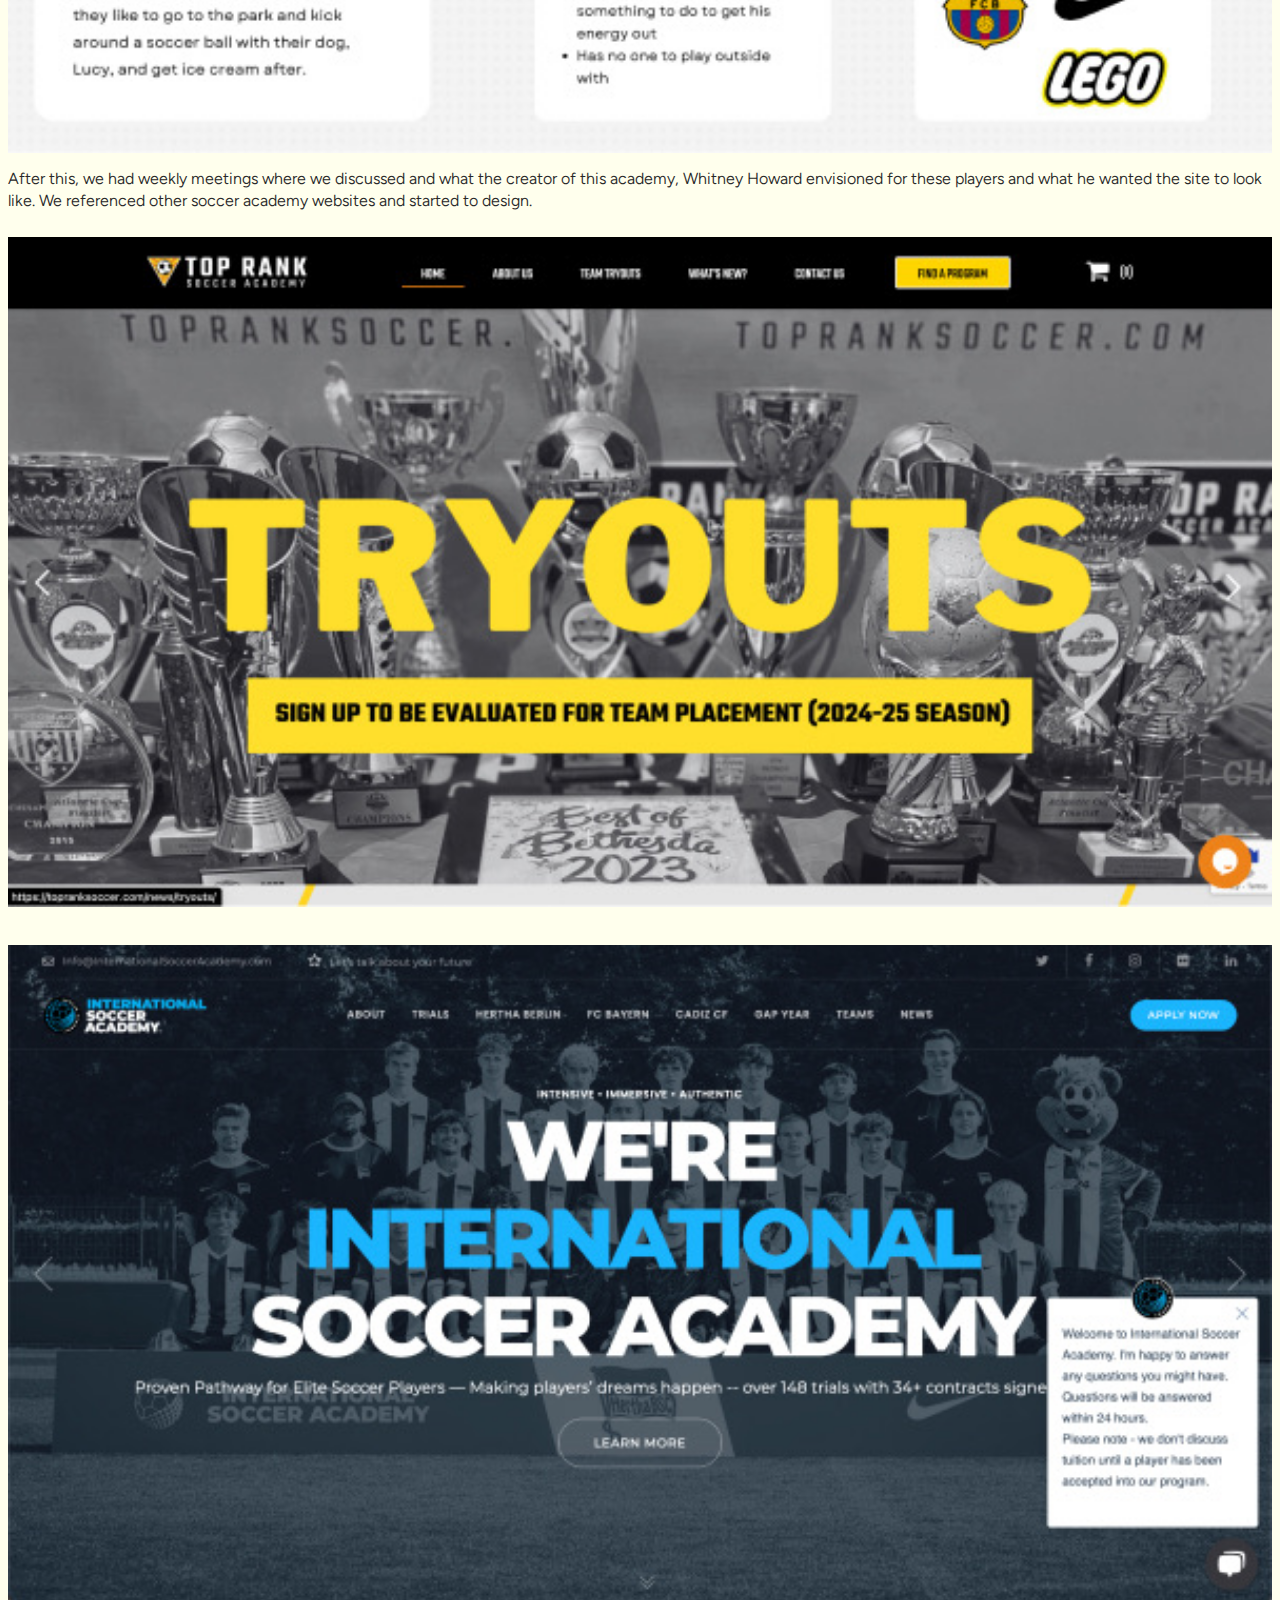
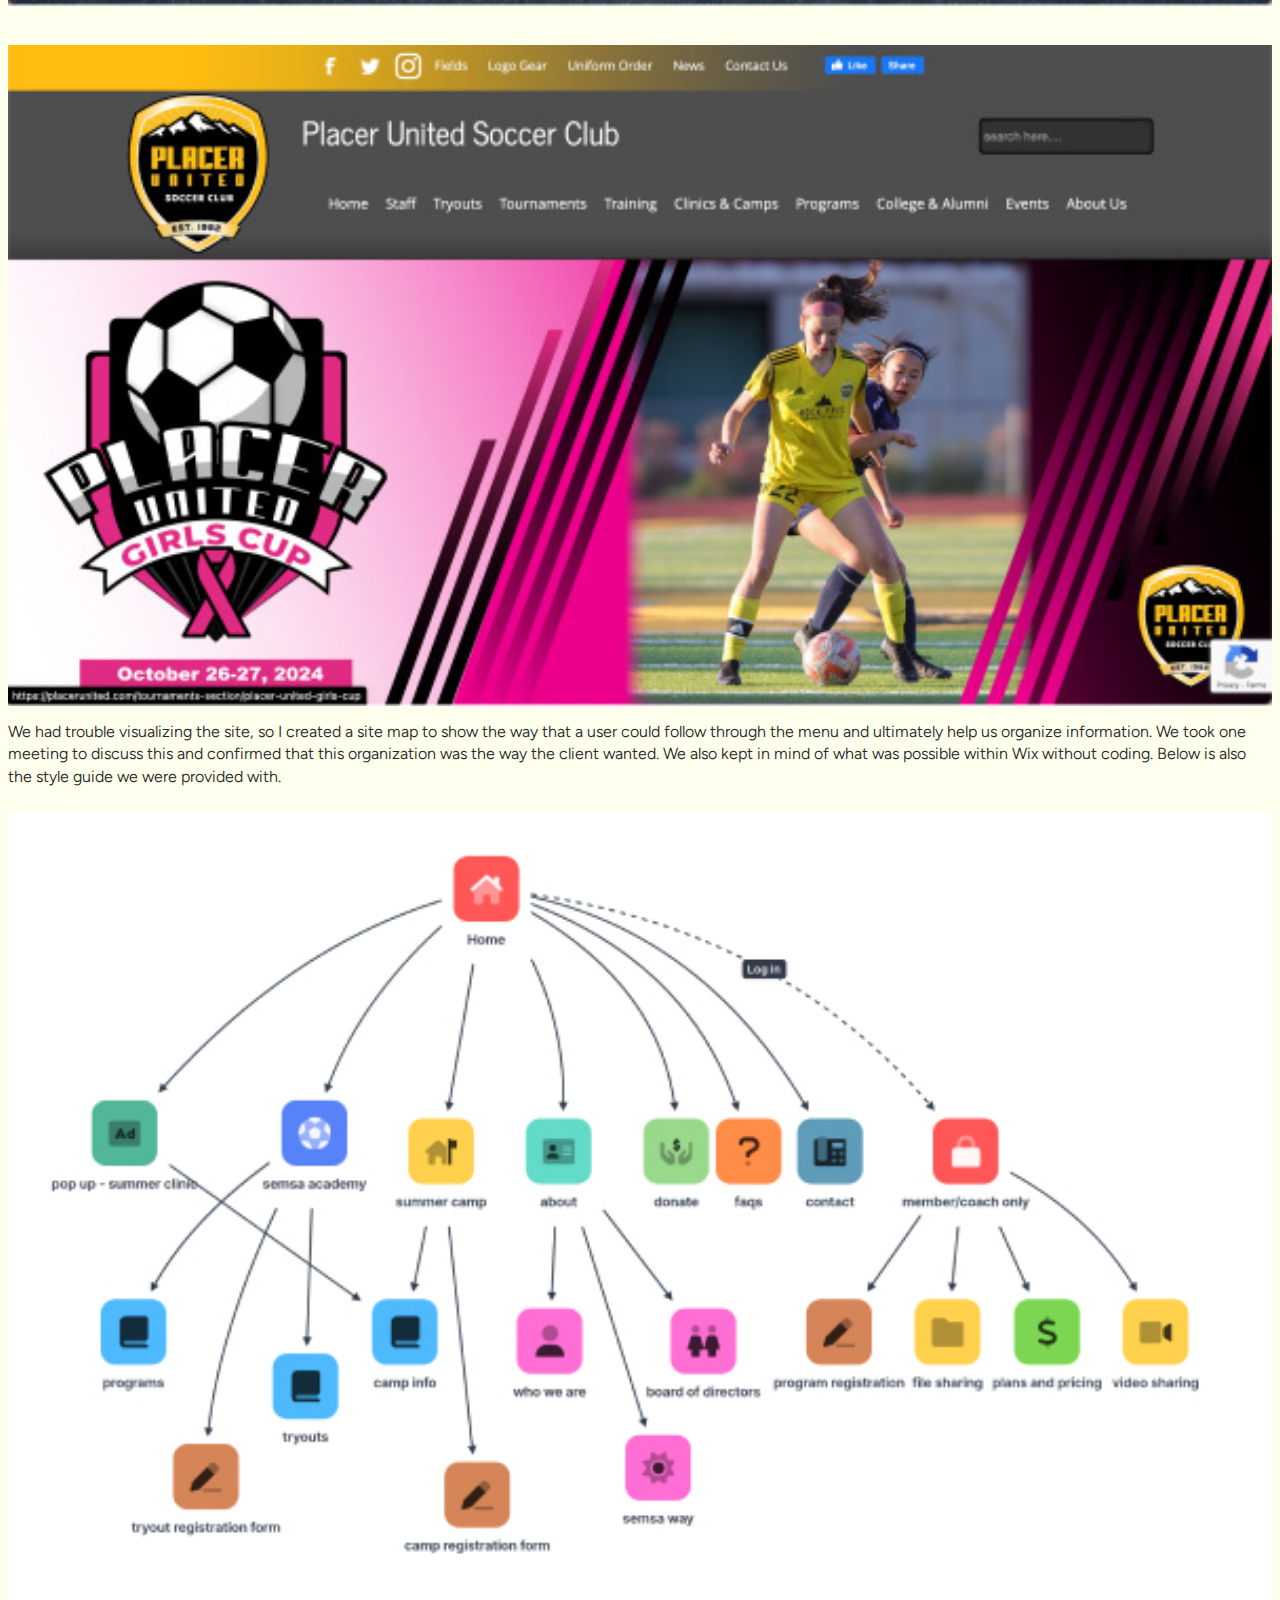
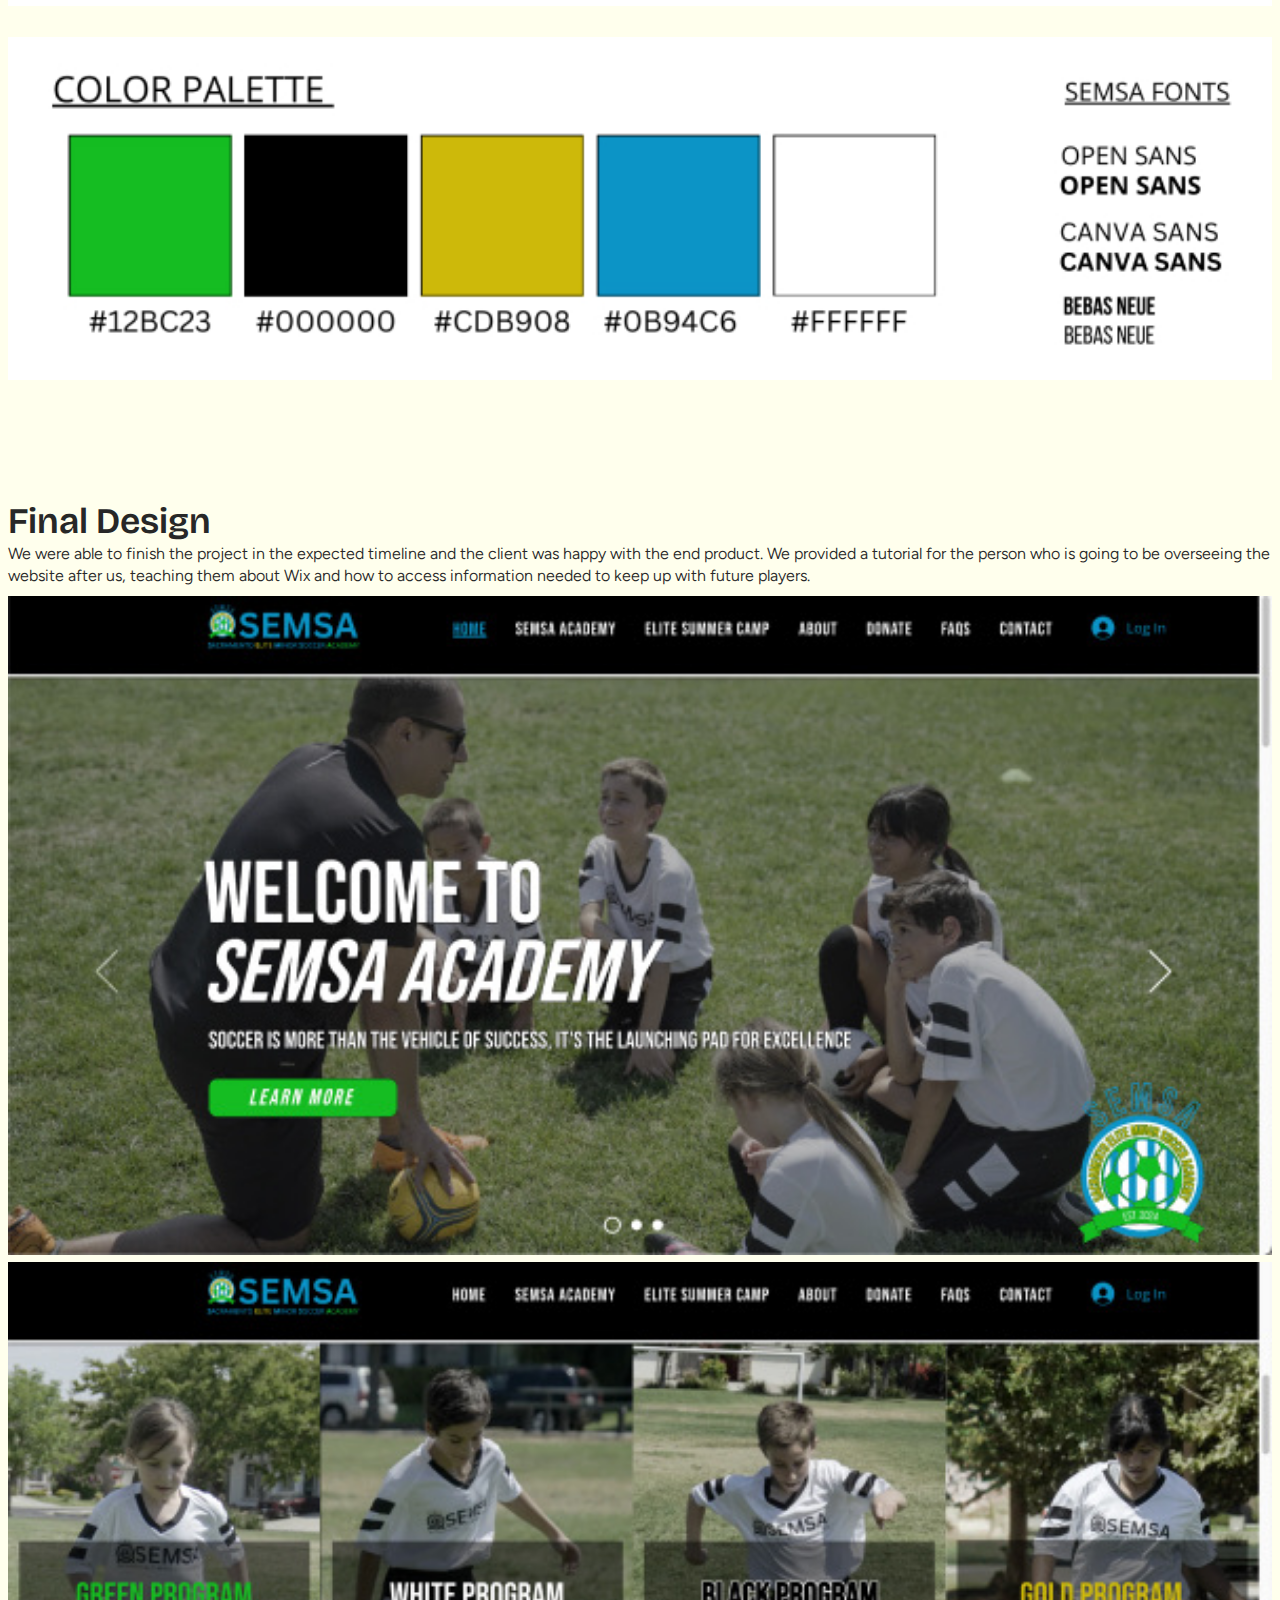
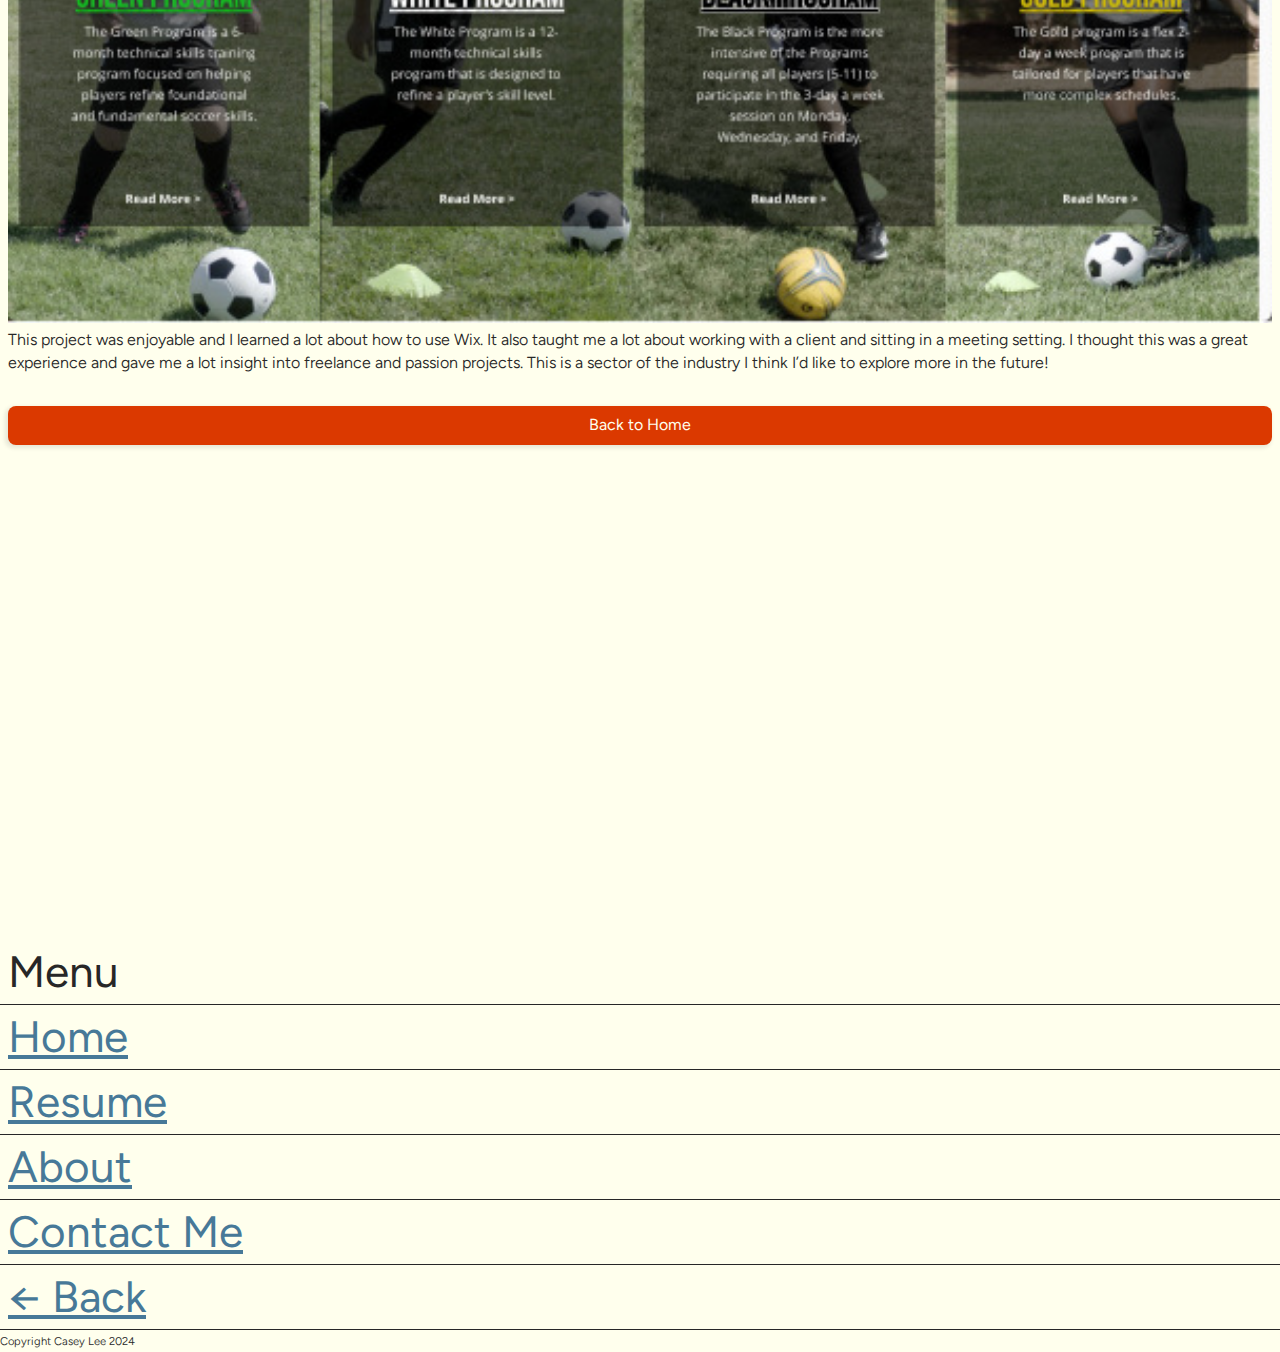
<file: semsa.html>
<!DOCTYPE html>
<html lang="en">
<head>
    <meta charset="UTF-8">
    <meta name="viewport" content="width=device-width, initial-scale=1.0">
    <title>SEMSA</title>
    <link rel="stylesheet" href="/css/normalize.css">
    <link rel="stylesheet" href="css/styles.css">
</head>
<body>
    <header class="with-logo-menu">
        <div id="top-of-page">
            <div> 
                <a class="logo" href="index.html">Casey Lee</a>
            </div>
            <div>
                <a class="menu-icon" href="#bottom"><img src="icons/menu-icon-light-mode.svg" alt="menu"></a>
            </div>
        </div>
    </header>
    <header class="header">
        <h1>SEMSA</h1>
        <img class="cover" src="graphics/semsa-cover.jpeg" alt="semsa case study cover image">
        <p>SEMSA, standing for the Sacramento Elite Minor Soccer Academy, is a non-profit organization just starting out in California. My Dad and I picked this project up from someone who started their website. The goal is to have a complete website by the beginning to mid October 2024, so registration can begin for the Summer of 2025. 
        </p>
        <ul>
            <li><b>Role</b>: UI Designer, team</li>
            <li><b>Timeline</b>: ongoing (1 month)</li>
            <li><b>Skills</b>: Wix, UI Design, Membership, Content Management System</li>
        </ul>
    </header>
    <main>
        <section>
            <h2>Goals</h2>
            <ol>
                <li>Create a full website without the use of coding for simple upkeep</li>
                <li>Establish credibility through design, branding, and content</li>
                <li>Ability to register, pay, and keep track of players</li>
                <li>Consistent with other soccer academies on the market</li>
            </ol>
        </section>
        <section>
            <h2>Understanding the Mission</h2>
            <p>To start out, we needed to understand what the demographic was.</p>
            <div>
            <!-- personas put in here -->
                <img src="graphics/semsa-persona-parent.jpeg" alt="persona of the parent">
                <img src="graphics/semsa-persona-child.jpeg" alt="persona of the child">
            </div>
            <p>After this, we had weekly meetings where we discussed and what the creator of this academy, Whitney Howard envisioned for these players and what he wanted the site to look like. We referenced other soccer academy websites and started to design.</p>
            <div>
                <!-- pictures of the inspo pics in a stack -->
                <img src="graphics/semsa-inspo1.jpeg" alt="inspiration number 1">
                <img src="graphics/semsa-inspo2.jpeg" alt="inspiration number 2">
                <img src="graphics/semsa-inspo3.jpeg" alt="inspiration number 3">
            </div>
            <p>We had trouble visualizing the site, so I created a site map to show the way that a user could follow through the menu and ultimately help us organize information. We took one meeting to discuss this and confirmed that this organization was the way the client wanted. We also kept in mind of what was possible within Wix without coding. Below is also the style guide we were provided with.</p>
            <img src="graphics/semsa-site-map.jpg" alt="semsa site map">
            <img src="graphics/semsa-styles.jpg" alt="style guide of colors">
        </section>
        <section>
            <h2>Final Design</h2>
            <div>
                <p>We were able to finish the project in the expected timeline and the client was happy with the end product. We provided a tutorial for the person who is going to be overseeing the website after us, teaching them about Wix and how to access information needed to keep up with future players.
                </p>
                <img src="graphics/semsa-landing.jpeg" alt="landing page of the website">
                <img class="no-margin" src="graphics/semsa-programs.jpeg" alt="programs page of the website">
                <p>This project was enjoyable and I learned a lot about how to use Wix. It also taught me a lot about working with a client and sitting in a meeting setting. I thought this was a great experience and gave me a lot insight into freelance and passion projects. This is a sector of the industry I think I’d like to explore more in the future!
                </p>
            </div>
        </section>
        <div class="justify-center">
            <a class="back-to-home-button" href="index.html">Back to Home</a>
        </div>  
    </main>
    <nav class="main-menu">
        <ul>
            <li>Menu</li>
            <li><a href="/index.html">Home</a></li>
            <li><a href="/resume.html">Resume</a></li>
            <li><a href="/about.html">About</a></li>
            <li><a href="contact.html">Contact Me</a></li>
            <li><a href="#top-of-page">← Back</a></li>
        </ul>
    </nav>
    <div id="bottom">
        <p>Copyright Casey Lee 2024</p>
    </div>
</body>
</html>
</file>
<file: css/styles.css>
@font-face {
    font-family:Figtree;
    src: url(../fonts/Figtree-VariableFont_wght.ttf) format(truetype);
    font-weight: 300 900;
    font-style: normal;
    font-display: swap;
}

@font-face {
    font-family:FigtreeItalic;
    src: url(../fonts/Figtree-Italic-VariableFont_wght.ttf) format(truetype);
    font-weight: 300 900;
    font-style: italic;
    font-display: swap;
}

@font-face {
    font-family:Bricolage;
    src: url(../fonts/BricolageGrotesque-VariableFont_opsz\,wdth\,wght.ttf) format(truetype);
    font-weight: 200 800;
    font-style: normal;
    font-display: swap;
}

html{
--background-color-light: #FFFFED;
--foreground-color-light: #272727;
--midground-color-light: #686868;
--primary-color-light: #477998;
--secondary-color-light: #cb4c2f;
--tertiary-color-light: #db3900;

--background-color-dark: #272727;
--foreground-color-dark: #FFFFED;
--midground-color-dark: #686868;
--primary-color-dark: #6f92ab;
--secondary-color-dark: #d86f5f;
--tertiary-color-dark: #e76454;

--heading-font: Bricolage, system-ui, 'Segoe UI', 'Helvetica Neue', sans-serif;
--text-font: Figtree, system-ui, 'Segoe UI', 'Helvetica Neue', sans-serif;

--rhythm: 0.5rem;
--rhythm-list: 1.5rem;
--margin: 1rem;
}

* {
    box-sizing: border-box;
}

body{
    background-color: var(--background-color-light);  
}

h1,h2,h3,h4{
    font-family:var(--heading-font);
}

img{
    height: auto;
    margin-block-end: 1.5rem;
    width: 100%;
    justify-content: center;
}

h1 {
    font-size: 3rem;
    line-height: 2.5rem;
    margin: 0 0 0.3rem 0;
    font-weight: 700;
}

h2 {
    font-size: 2.25rem;
    line-height: 2rem;
    font-weight: 600;
    margin-block-end: 0.3rem;
}

h3 {
    font-size: 1.875rem;
    font-weight: 500;
    margin-block-end: 0.3rem;
    line-height: 1.6rem;
    text-wrap: pretty;
}

h4 {
    font-size: 1.5rem;
    font-weight: 400;
}

h5 {
    font-size: 1rem;
    font-weight: 600;
    margin: 0 0 0.2rem 0;
    font-family: var(--text-font);
    line-height: 1.2rem;
}

p {
    font-weight: 350;
}

/* this wasn't really needed but can be referred to */
/* button {
    font-family: var(--text-font);
    font-weight: 400;

    a {
        color: var(--background-color-light);
        text-decoration: none;
    }

    button:hover {
        cursor: pointer;
        color: var(--secondary-color-light);
    }

    button:active {
        color: var(--tertiary-color-light);
    }

    button:visited {
        color: var(--midground-color-light)
    }
    
} */

.normal-link a:link {
    color: var(--primary-color-light);
    text-decoration: underline;
}

.normal-link a:active {
    color: var(--secondary-color-light)
}

.normal-link a:visited {
    color: var(--tertiary-color-light)
}

main,p,ul,ol,b,i {
    color:#272727;
    line-height: 1.4rem;
    font-family:var(--text-font);
}

ol, ul {
    padding-left: 1.5rem;
    margin-block-start: 0.5rem;
}

li {
    line-height: 1.3rem;
    margin-block-end: var(--rhythm);
}


main{
    margin-block-start: 6rem;
}

main h3 {
        margin-block-start: 0.8rem;
    }

main p {
        margin-block-end: 1.5rem;
        margin-block-start: 0;
}

header{
    margin-top: 10vh;
    margin: 0 var(--rhythm);
}

section {
    margin: 0 var(--rhythm);
    margin-block-start: 6rem;
}

section ol {
        line-height: var(--rhythm-list);
}

section h2 + p {
        margin-block-start: 0.5rem;
        margin-block-end: 0.3rem;
}

section p {
        margin-block-start: 0;
}

section p + p {
        margin-block-end: 1rem;
}

section div > img{
        margin-bottom: 2rem;
}

section img > p {
        margin-block-end: 0;
}

section p > ul {
        margin-bottom: 0.2rem;
}


div {
    margin-block-start: 0;
    align-items: center;
}

div h4 {
    margin-block-end: var(--rhythm);
}
        
div p {
    margin-block-end: 0.5rem;
}
div p + img {
    margin-block-end: 0;
    margin-block-start: 0;
}
div p + b {
    margin-top: 1rem;
}
div video {
    margin-bottom: 3rem;
    border-radius: 0.5rem;
    width: 100%;
    background-color: black;
}
div h3 {
    margin-block-start: 0;
}

div img:last-child {
    margin-block-end: 0.5rem;
}

.img_after{
    margin-block-end: 0.5rem;
}

.main-menu {
    font-size: 2.75rem;
    font-family: var(--text-font);
    line-height: 5rem;
    list-style: none;
    margin-top: 55vh;
    width: auto;
}

.main-menu ul {
    padding: 0;
    margin: 0;
}

.main-menu li{
    border-bottom: 1px solid #272727;
    line-height: 4rem;
    padding-left: var(--rhythm);
    margin-bottom: 0;
}

.main-menu a:link {
    color: var(--primary-color-light);
    text-decoration: underline;
}

.main-menu a:active {
    color: var(--secondary-color-light)
}

.main-menu a:visited {
    color: var(--tertiary-color-light)
}   


.with-logo-menu {
    margin-top: 0;
    display: inline;
} 
    
.with-logo-menu img:first-child{
        width: 25vw;
        margin: 0;
}

.with-logo-menu img:last-child {
        max-width: 10vw;
        margin: 0 4px 0 0;
}

.with-logo-menu div {
        margin: 0;
        display: flex;
        justify-content: space-between;
        align-content: center;
}

.with-logo-menu a {        
        font-weight: 500;
        text-decoration: none;
        color: var(--foreground-color-light);
        font-size: x-large;
        margin-left: var(--rhythm);
        font-family: var(--text-font);
}

.index {
    margin-top: 3rem;
}

.intro {
    margin: var(--rhythm);
}

.intro img {
        max-width: 50vw;
        border-radius: 100%;
        margin: 0;
    }

.intro h1 {
        font-size: 2.2rem;
    }

.intro h2 {
        margin-block-start: 0rem;
        font-family: var(--text-font);
        font-weight: 400;
        margin-block-end: 0;
        font-size: larger;
        line-height: 1.5rem;
    }

.intro p {
        font-weight: 300;
        font-size: 0.8rem;
        color: var(--midground-color-light);
        margin-block-start: 0;
    }

    
/* explore button used on the front page */
.explore-button {
    display: flex;
    justify-content: center;
    color: var(--background-color-light);
    text-decoration: none;
    background: var(--tertiary-color-light);
    padding: var(--rhythm);
    width: 100%;
    border-radius: 0.5rem;
    border-color: transparent;
    box-shadow: -2px 2px 4px 0.5px rgba(15, 15, 15, 0.1);
}

.explore-button a:link {
        color: var(--foreground-color-dark);
        text-decoration: none;
}
    
.explore-button a:active {
        color: var(--foreground-color-dark);
        text-decoration: none;
}
    
.explore-button a:visited {
        color: var(--foreground-color-dark);
        text-decoration: underline;
}

.justify-center{
    display: flex;
    justify-content: center;
}

/* back to home displayed on all internal pages at the end */
.back-to-home-button {
    display: flex;
    color: var(--foreground-color-dark);
    background: var(--tertiary-color-light);
    padding: var(--rhythm);
    margin-block-start: 1.5rem;
    font-family: var(--text-font);
    text-decoration: none;
    /* width: 100%; */
    width: calc(100% - 1rem);
    justify-content: center;
    align-self: center;
    border-radius: 0.5rem;
    border-color: transparent;
    box-shadow: -2px 2px 4px 0.5px rgba(15, 15, 15, 0.1);
}
    
.back-to-home-button a:link {
        color: var(--foreground-color-dark);
        text-decoration: none;
}
    
.back-to-home-button a:active {
        color: var(--foreground-color-dark);
        text-decoration: none;
}
    
.back-to-home-button a:visited {
        color: var(--foreground-color-dark);
        text-decoration: underline;
}

.back-to-home-button:active {
    background: var(--secondary-color-light);
}

.header {
    /* margin: 0 var(--rhythm); */
    margin-block-start: 2rem;
}

.header p {
        margin-block-start: 0.25rem;
        margin-block-end: 0.5rem;
}
    
.header ul {
       margin-left: 0;
       padding-left: 0;
}

.header li{
        list-style: none;
        border-bottom: 1px solid #272727;
        padding: 0.5rem 0;
}

.case-study-cover {
    margin-block-start: 4rem;
    padding: 0.5rem;
    border: 1px solid #272727;
    border-radius: 1rem;
}

.case-study-cover h2 {
        margin-block-start: 0.25rem;
        margin-block-end: 0;
        line-height: 1.9rem;
        cursor: pointer;
}
    
.case-study-cover p {
        margin-block-start: 0.5rem;
        margin-block-end: var(--rhythm);
        line-height: 1.3rem;
}

.case-study-cover img {
        border-radius: 0.5rem;
        margin: 0;
}

.case-study-cover a {
        color: var(--foreground-color-light);
        text-decoration: none;
}

.case-study-cover a:link {
        color: var(--foreground-color-light);
        text-decoration: none;
}
    
.case-study-cover a:active {
        color: var(--midground-color-light);
        text-decoration: underline;
}

.cover {
    border-radius: 0.5rem;
    margin: 1rem 0 0 0;
}

/* changing all the resume features and spacing, especially for each respective section */
.resume {
    margin-block-start: 0.5rem;
} 

.resume section {
        margin-block-start: 2.3rem;
}

.resume div{
        margin-top: 1.3rem;
}

.resume p {
        margin: 0;
}

.resume h2 {
        margin-block-start: 0;
}

.resume ul {
        padding-left: 20px;
        margin-block-start: 0.3rem;
}

.resume li {
        padding-left: 0;
        margin: 0 0 0.5rem 0;
        line-height: 1.3rem;
}

.resume-class {
    margin-block-start: 0.5rem;
}

.resume-skills p {
        line-height: 1.5rem;
        margin-block-end: 0.75rem;
}


.resume-contact ul {
        list-style: none;
        padding: 0;
}

.resume-contact li {
        margin: 10px 0 0 0;
}

.about {
    margin-top: 0;
    margin: 0 var(--rhythm);
}

.about img {
        border-radius: 0.5rem;   
        margin-block-end: 0.3rem;
}

.Rezy {
    font-size: 2.1rem;
    line-height: 2rem;
}

.no-margin {
    margin-bottom: 0;
}

.wrapper {
    margin: 0 var(--rhythm);
}

.ebay-critiques div {
        margin-bottom: 3rem;
    }

.ebay-critiques div:first-child {
        margin-bottom: 1.5rem
}

.contact-list {
    list-style: none;
    padding: 0;
}

.p-big {
    font-size: 1.5rem;
}

.ambee-final div {
        margin-bottom: 2rem;
}

.ambee-final div:first-child {
        margin-bottom: 1rem;
}

.ambee-final div:last-child {
        margin-bottom: 3rem
}

/* 
.contact-header{
    margin-top: 10vh;
    margin: 0;
} */

#final-prototype-button {
    margin: 0.5rem 0 1.5rem 0;
}

#bottom {
    margin-block-end: 0;
}

/* for the jump to the bottom id */
#bottom p {
        margin: 0;
        font-size: 0.7rem;
}
</file>
